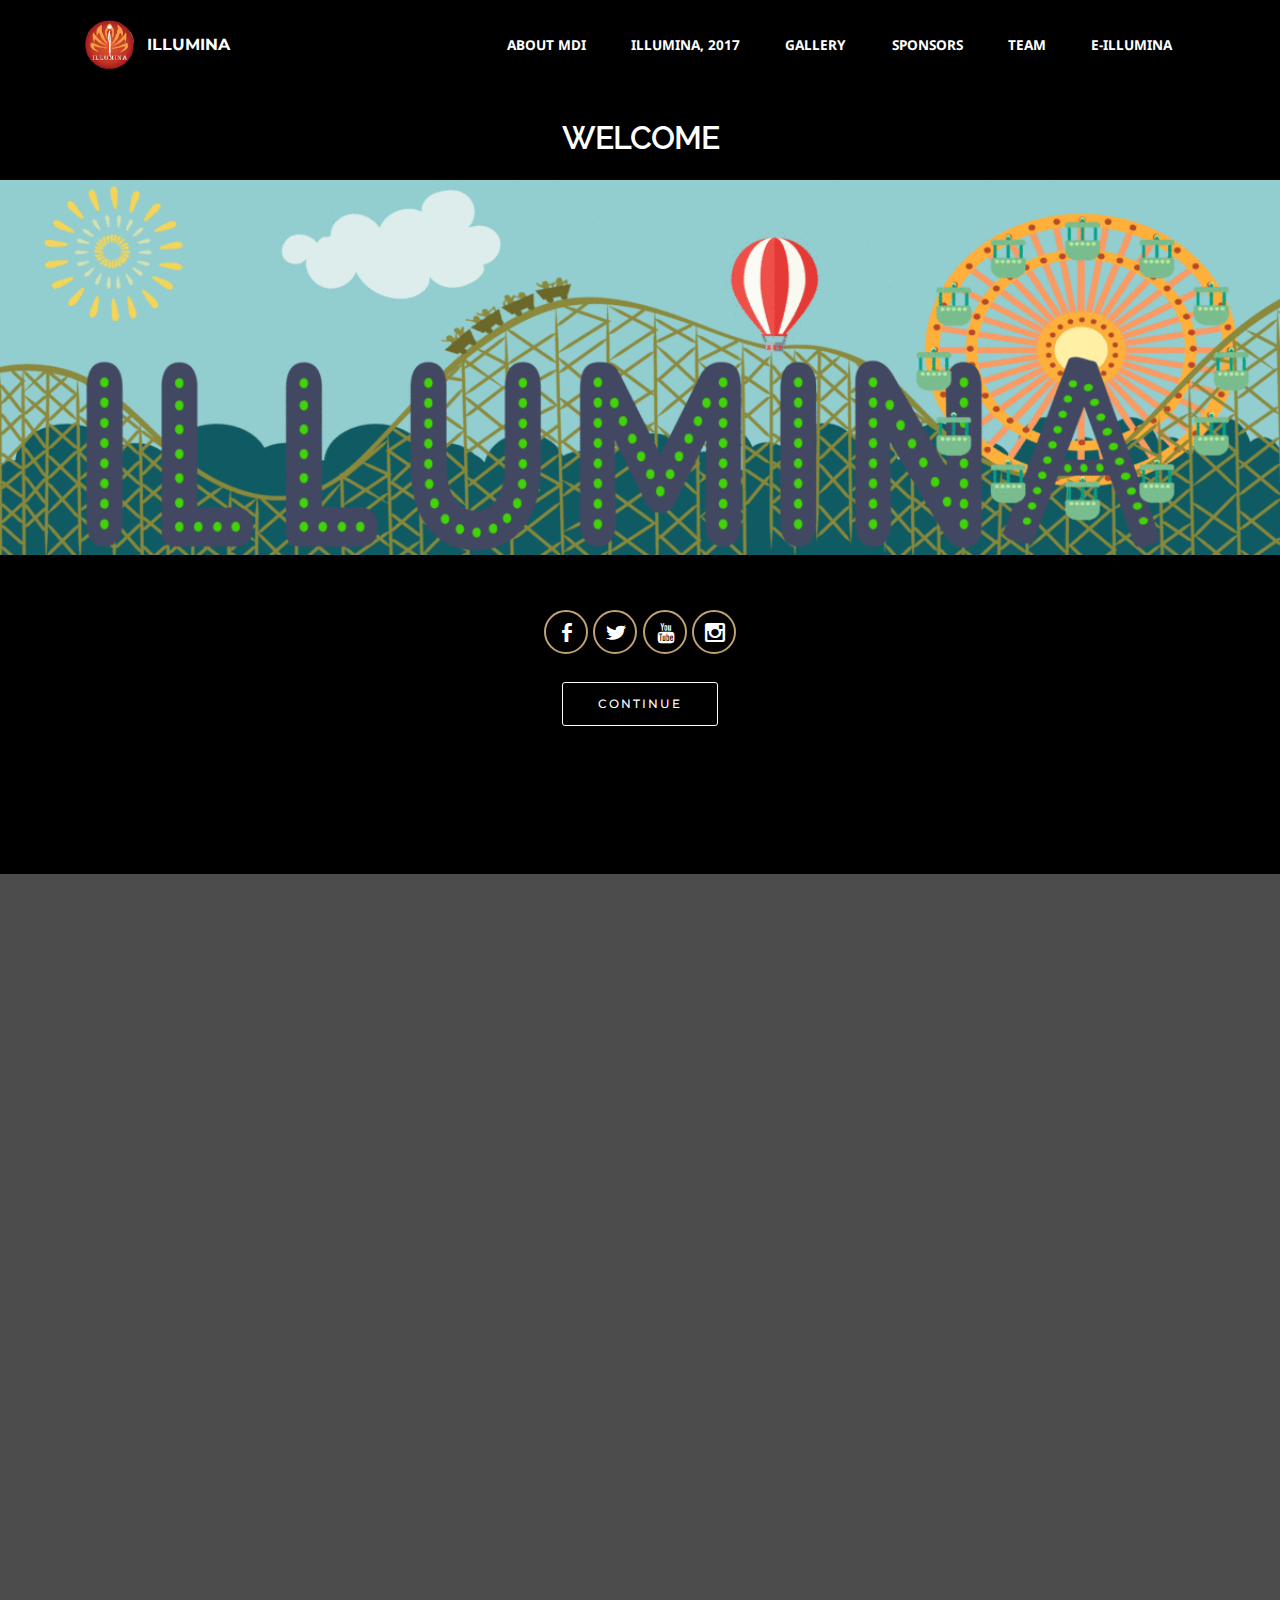
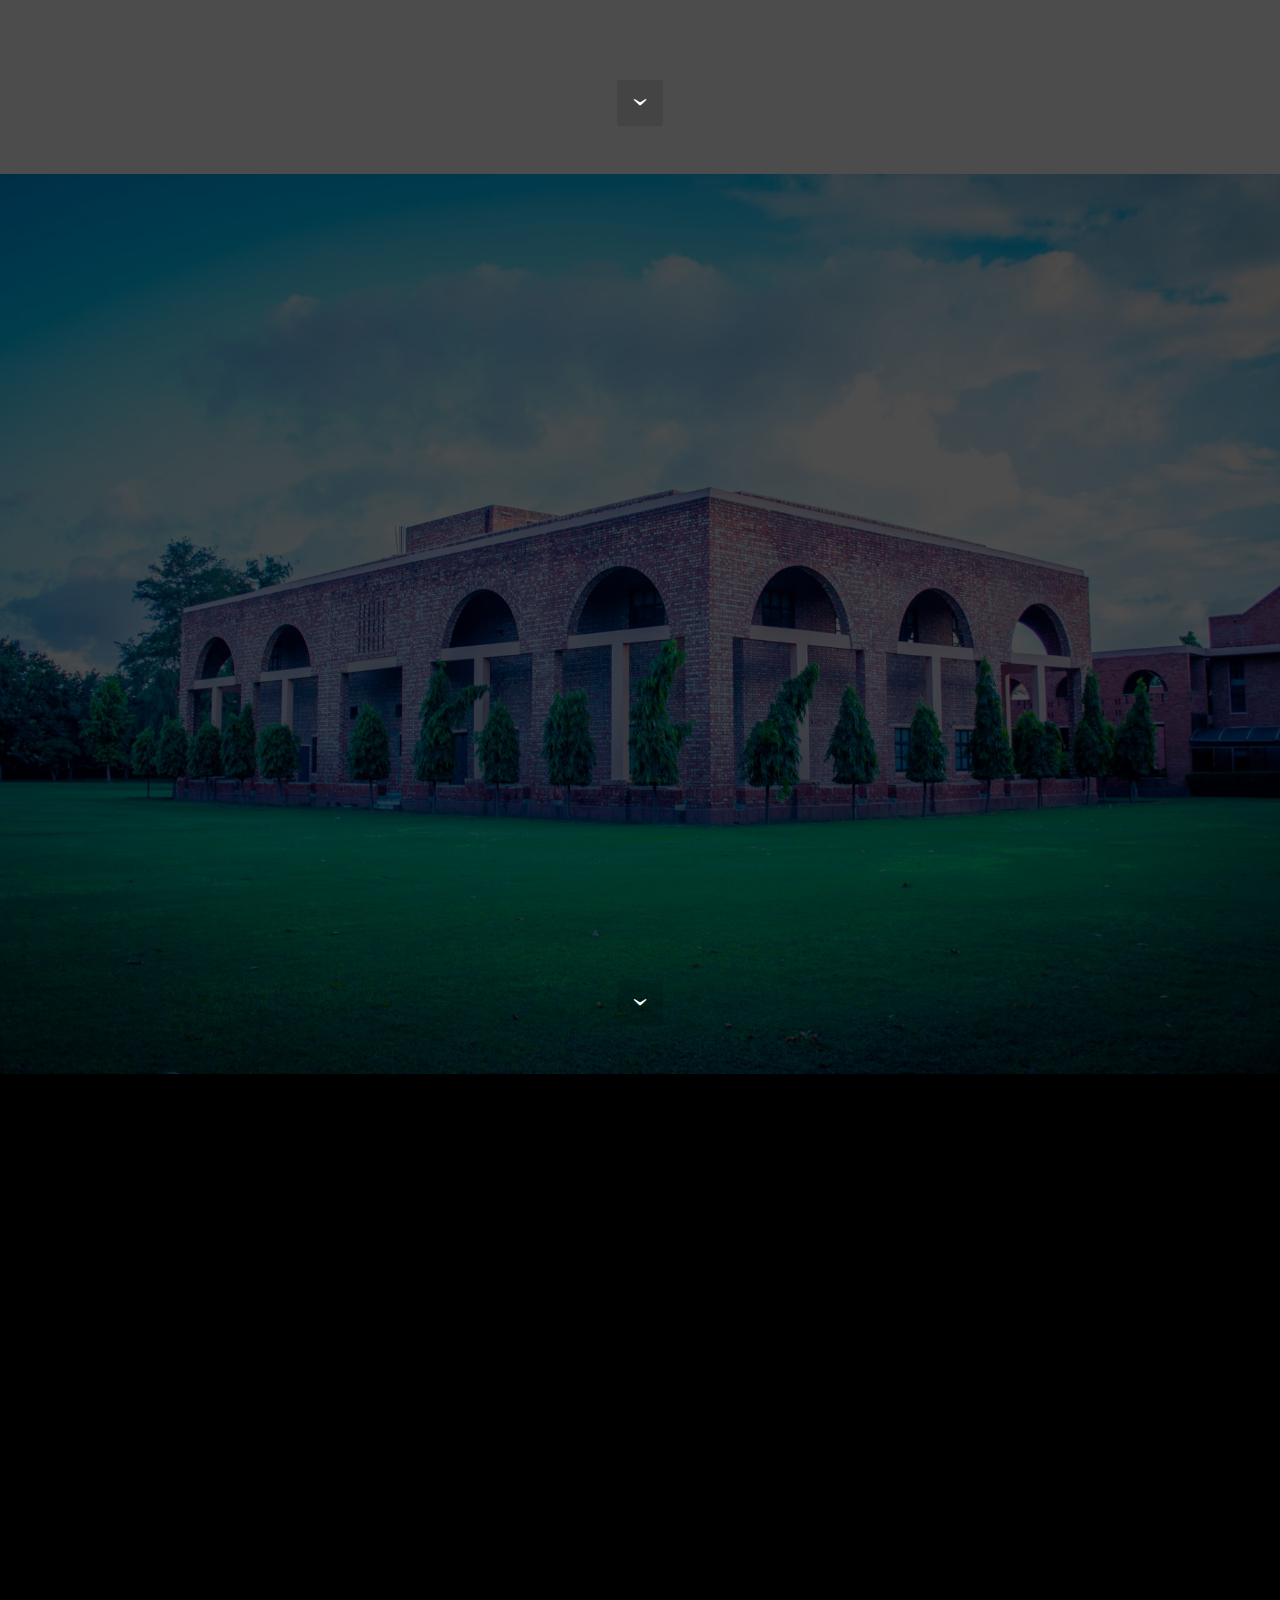
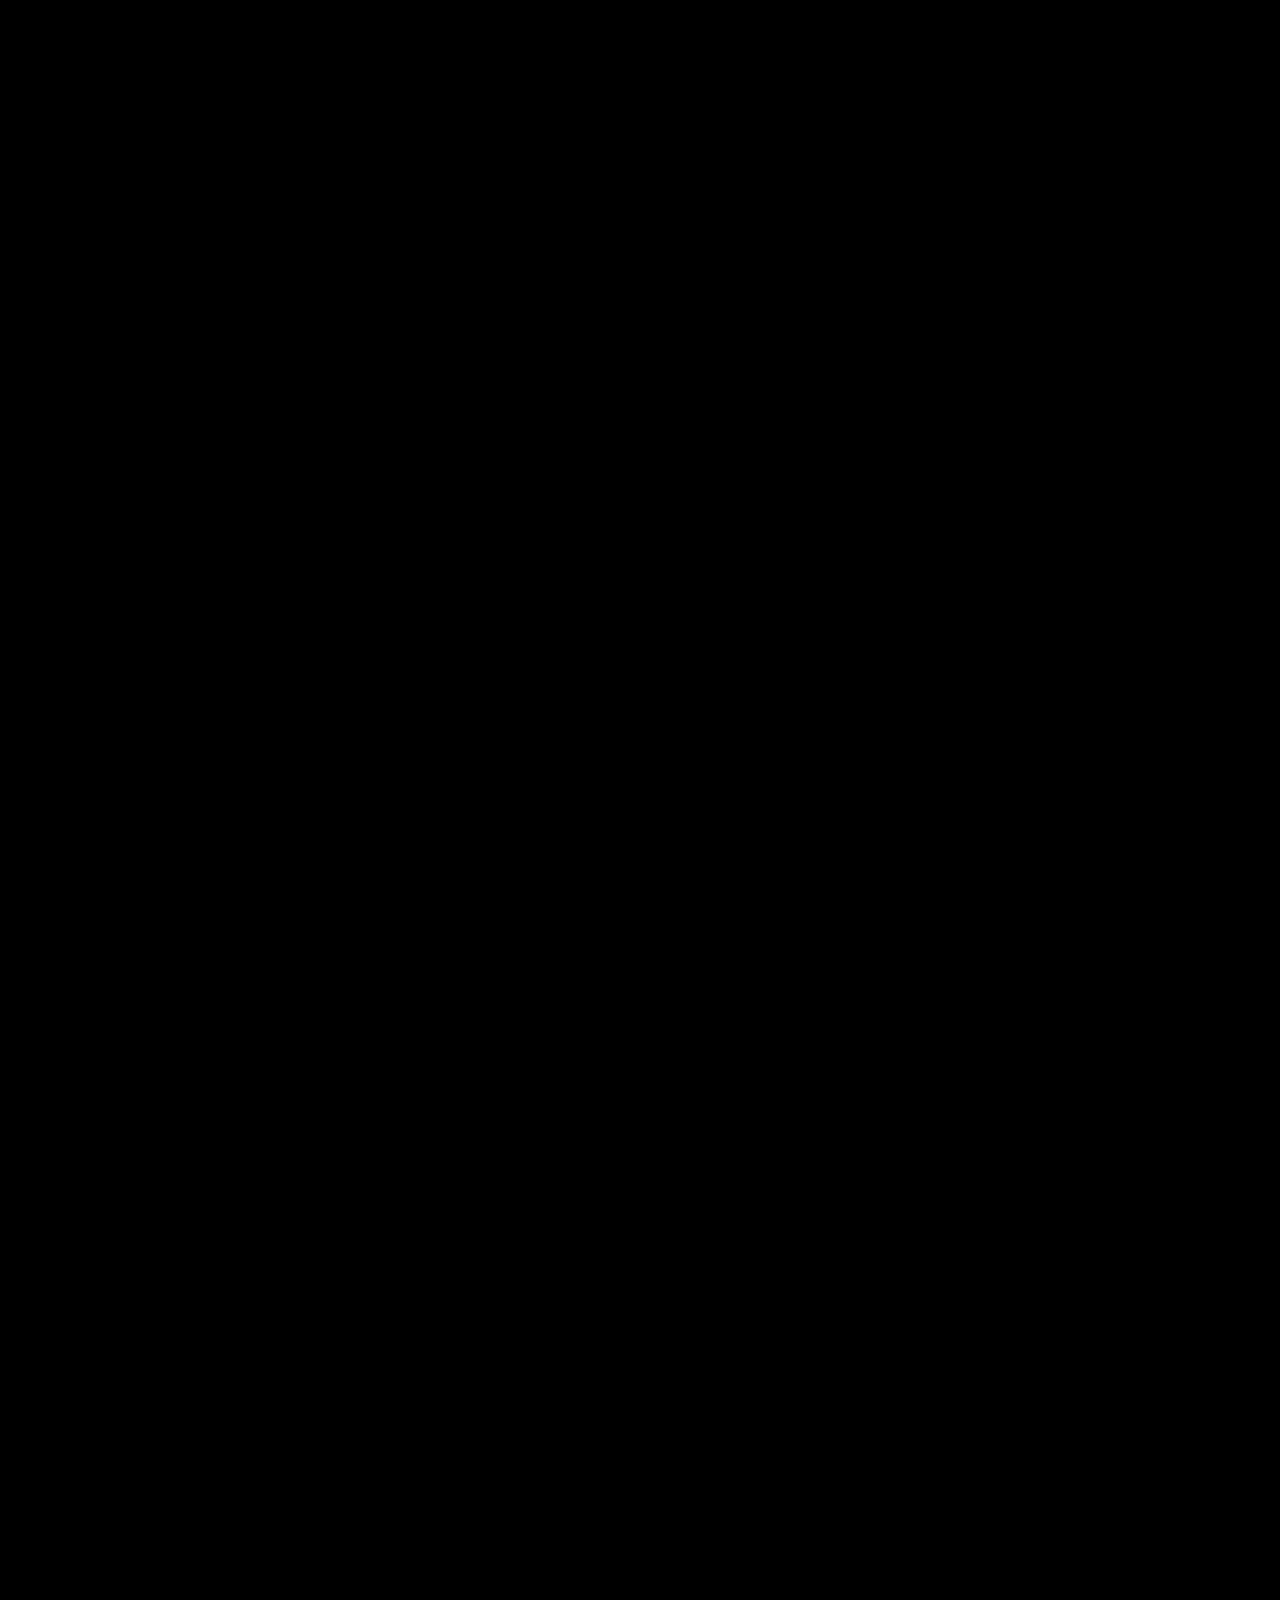
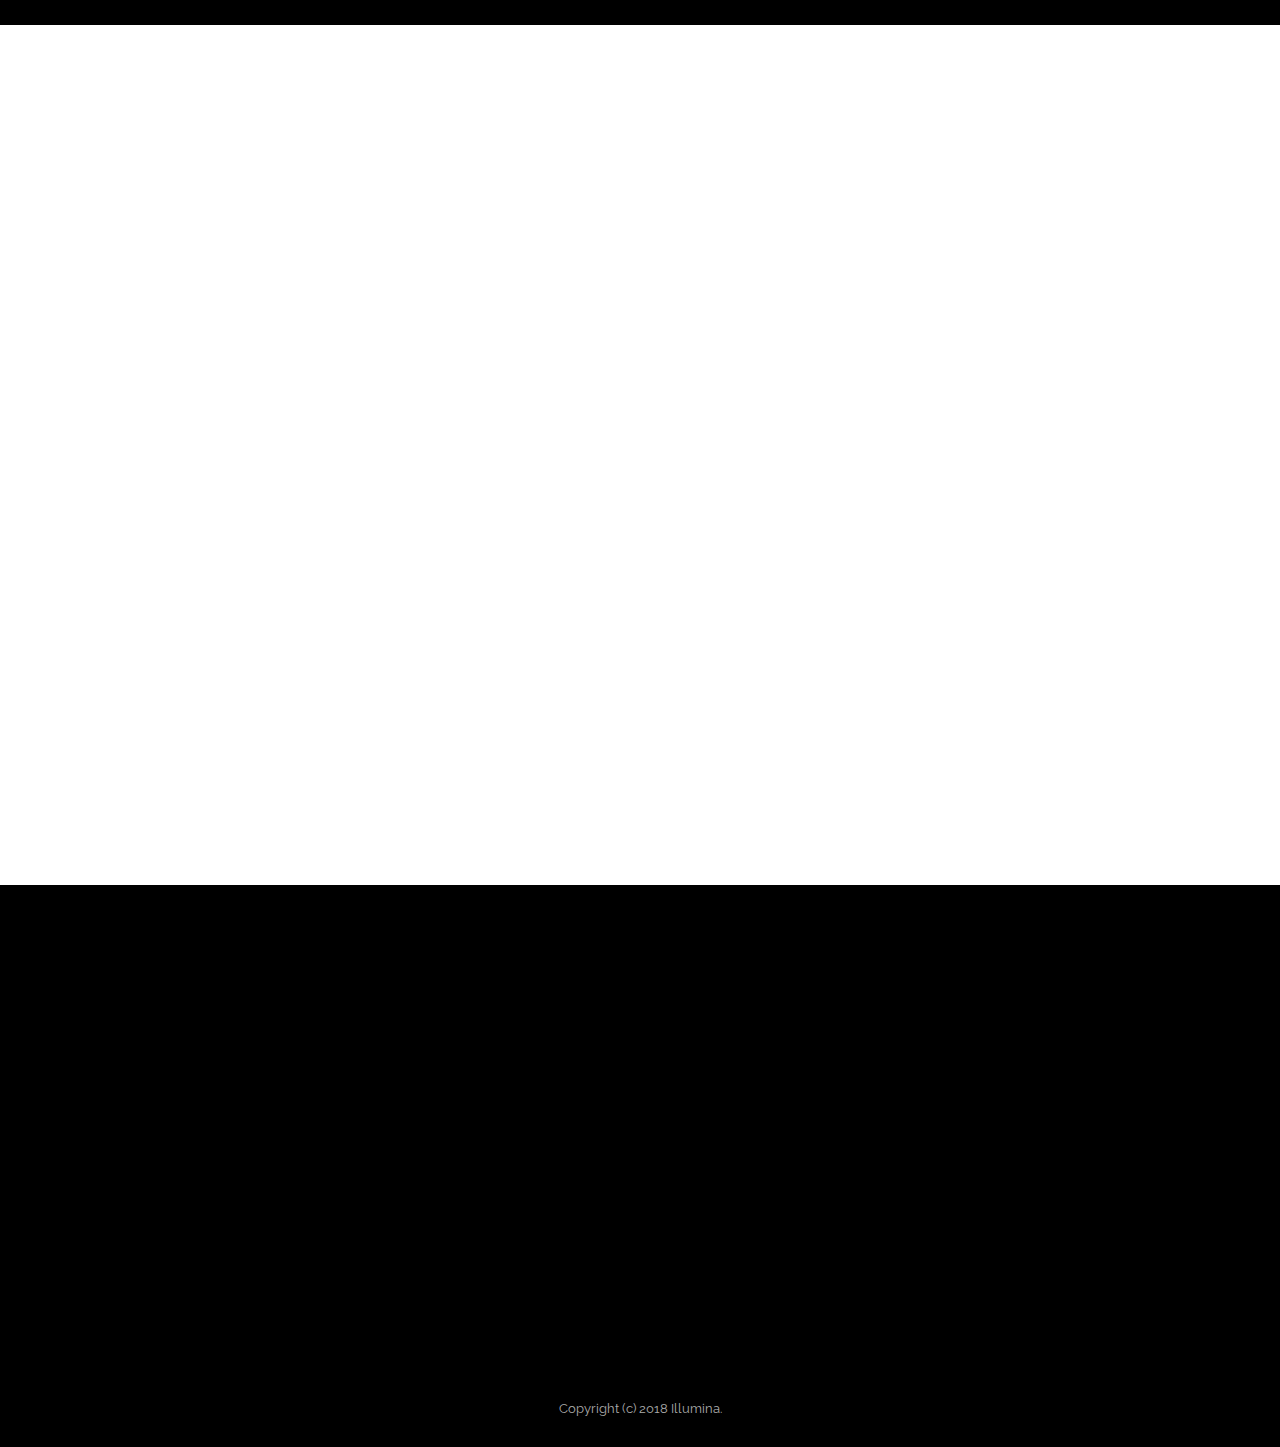
<file: index.html>
<!DOCTYPE html>
<html>
<head>
  <!-- Site made with Mobirise Website Builder v3.6.3, https://mobirise.com -->
  <meta charset="UTF-8">
  <meta http-equiv="X-UA-Compatible" content="IE=edge">
  <meta name="generator" content="Mobirise v3.6.3, mobirise.com">
  <meta name="viewport" content="width=device-width, initial-scale=1">
  <link rel="shortcut icon" href="assets/images/logo-125x128-3.png" type="image/x-icon">
  <meta name="description" content="Illumina is the annual disguised marketing research event held by the students of MDI, under constant guidance of the faculty. Traditionally, it is conducted in 4 formats, but to stay abreast of the times, we are adding another format - E'Llumina to our arsenal this year. Through these 5 formats, we aim to target demographies across all SECs.">
  <title>Illumina 2018</title>
  <link rel="stylesheet" href="https://fonts.googleapis.com/css?family=Lora:400,700,400italic,700italic&amp;subset=latin">
  <link rel="stylesheet" href="https://fonts.googleapis.com/css?family=Montserrat:400,700">
  <link rel="stylesheet" href="https://fonts.googleapis.com/css?family=Raleway:400,100,200,300,500,600,700,800,900">
  <link rel="stylesheet" href="assets/et-line-font-plugin/style.css">
  <link rel="stylesheet" href="assets/bootstrap-material-design-font/css/material.css">
  <link rel="stylesheet" href="assets/tether/tether.min.css">
  <link rel="stylesheet" href="assets/bootstrap/css/bootstrap.min.css">
  <link rel="stylesheet" href="assets/socicon/css/socicon.min.css">
  <link rel="stylesheet" href="assets/animate.css/animate.min.css">
  <link rel="stylesheet" href="assets/dropdown/css/style.css">
  <link rel="stylesheet" href="assets/theme/css/style.css">
  <link rel="stylesheet" href="assets/mobirise/css/mbr-additional.css" type="text/css">
  
  
  
</head>
<body>

<!-- Google Analytics -->
<script>
  (function(i,s,o,g,r,a,m){i['GoogleAnalyticsObject']=r;i[r]=i[r]||function(){
  (i[r].q=i[r].q||[]).push(arguments)},i[r].l=1*new Date();a=s.createElement(o),
  m=s.getElementsByTagName(o)[0];a.async=1;a.src=g;m.parentNode.insertBefore(a,m)
  })(window,document,'script','https://www.google-analytics.com/analytics.js','ga');

  ga('create', 'UA-84548160-1', 'auto');
  ga('send', 'pageview');

</script>
<!-- /Google Analytics -->


<section id="menu-0">

    <nav class="navbar navbar-dropdown">
        <div class="container">

            <div class="mbr-table">
                <div class="mbr-table-cell">

                    <div class="navbar-brand">
                        <a href="#top" class="navbar-logo"><img src="assets/images/logo-125x128-3.png" title="Go To Top"></a>
                        <a class="navbar-caption" href="index.html">ILLUMINA</a>
                    </div>

                </div>
                <div class="mbr-table-cell">

                    <button class="navbar-toggler pull-xs-right hidden-md-up" type="button" data-toggle="collapse" data-target="#exCollapsingNavbar">
                        <div class="hamburger-icon"></div>
                    </button>

                    
<ul class="nav-dropdown collapse pull-xs-right nav navbar-nav navbar-toggleable-sm" id="exCollapsingNavbar"><li class="nav-item"><a class="nav-link link" href="index.html#header1-2">ABOUT MDI</a></li><li class="nav-item"><a class="nav-link link" href="illumina.html">ILLUMINA, 2017</a></li><li class="nav-item"><a class="nav-link link" href="index.html#msg-box8-0">GALLERY</a></li><li class="nav-item"><a class="nav-link link" href="sponsors.html">SPONSORS</a></li><li class="nav-item"><a class="nav-link link" href="team.html">TEAM</a></li><li class="nav-item dropdown"><a class="nav-link link" href="eillumina.html" aria-expanded="false">E-ILLUMINA</a></li><li class="nav-item"></ul>
                    <button hidden="" class="navbar-toggler navbar-close" type="button" data-toggle="collapse" data-target="#exCollapsingNavbar">
                        <div class="close-icon"></div>
                    </button>

                </div>
            </div>

        </div>
    </nav>

</section>

<section class="engine"></section><section class="mbr-section mbr-after-navbar" id="msg-box8-1" style="background-color: rgb(0, 0, 0); padding-top: 120px; padding-bottom: 0px;">

    
    <div class="container">
        <div class="row">
            <div class="col-md-8 col-md-offset-2 text-xs-center">
                <h3 class="mbr-section-title display-2">WELCOME</h3>
                
                
            </div>
        </div>
    </div>

</section>

<section class="mbr-section mbr-section-nopadding mbr-figure--caption-outside-bottom" id="image1-0">
    <div class="mbr-figure">
        <div><img src="assets/images/illunina-new.gif"></div>
        
    </div>
</section>

<section class="mbr-section mbr-section-md-padding" id="social-buttons4-0" style="background-color: rgb(0, 0, 0); padding-top: 30px; padding-bottom: 0px;">
    
    <div class="container">
        <div class="row">
            <div class="col-md-8 col-md-offset-2 text-xs-center">
                <h3 class="mbr-section-title display-2"></h3>
                <div><a class="btn btn-social" title="Twitter" target="_blank" href="https://www.facebook.com/mdi.illumina"><i class="socicon socicon-facebook"></i></a> <a class="btn btn-social" title="Facebook" target="_blank" href="https://twitter.com/illumina_mdi"><i class="socicon socicon-twitter"></i></a>  <a class="btn btn-social" title="YouTube" target="_blank" href="https://www.youtube.com/channel/UCMzMGsW3Lj51N2myXytfBNw"><i class="socicon socicon-youtube"></i></a> <a class="btn btn-social" title="Instagram" target="_blank" href="https://www.instagram.com/Illumina_mdi/"><i class="socicon socicon-instagram"></i></a>      </div>
            </div>
        </div>
    </div>
</section>

<section class="mbr-section mbr-section__container" id="buttons1-0" style="background-color: rgb(0, 0, 0); padding-top: 20px; padding-bottom: 140px;">

    <div class="container">
        <div class="row">
            <div class="col-xs-12">
                <div class="text-xs-center"> <a class="btn btn-white-outline btn-white" href="Index.html#header1-1">CONTINUE</a></div>
            </div>
        </div>
    </div>

</section>

<section class="mbr-section mbr-section-hero mbr-section-full mbr-section-with-arrow" id="header1-1" data-bg-video="https://www.youtube.com/embed/aEK_Du0PoXo?rel=0&amp;amp;showinfo=0&amp;autoplay=0&amp;loop=0">

    <div class="mbr-overlay" style="opacity: 0.7; background-color: rgb(0, 0, 0);"></div>

    <div class="mbr-table-cell">

        <div class="container">
            <div class="row">
                <div class="mbr-section col-md-10 col-md-offset-1 text-xs-center">

                    <h1 class="mbr-section-title display-1">ILLUMINA 2018<br><br></h1>
                    <p class="mbr-section-lead lead">The Disguised Market Research Festival of MDI, Gurgaon<br><br>Every puzzle has a solution, but when the puzzle is about delving into consumer psyche, it is a tough nut to crack. Illumina, the disguised market research festival of MDI, Gurgaon has been providing corporates with that unique opportunity to study consumer behavior.<br><br>&nbsp;Illumina is the annual disguised marketing research event held by the students of MDI, under constant guidance of the faculty. Traditionally, it is conducted in 4 formats, but to stay abreast of the times, we are adding another format - E'Llumina to our arsenal this year. Through these 5 formats, we aim to target demographies across all SECs.<br><br>Disguised as a traditional Diwali Mela, Illumina attracts a footfall in excess of 8000, thereby providing companies with a huge population base to pick the relevant sample for their research problems.<br><br>Incepted in 1997, Illumina enjoys an association with some of the biggest names in the industry including Pepsi, ITC, RPG Spencers, Airtel, SBI, Nokia, Dabur, Flipkart and many more.<br><br><br></p>
                    
                </div>
            </div>
        </div>
    </div>

    <div class="mbr-arrow mbr-arrow-floating" aria-hidden="true"><a href="#header1-2"><i class="mbr-arrow-icon"></i></a></div>

</section>

<section class="mbr-section mbr-section-hero mbr-section-full mbr-section-with-arrow" id="header1-2" style="background-image: url(assets/images/dsc-4415-2000x1284-91.jpg);">

    <div class="mbr-overlay" style="opacity: 0.7; background-color: rgb(0, 0, 0);"></div>

    <div class="mbr-table-cell">

        <div class="container">
            <div class="row">
                <div class="mbr-section col-md-10 col-md-offset-1 text-xs-center">

                    <h1 class="mbr-section-title display-1">MDI, GURGAON<br><br></h1>
                    <p class="mbr-section-lead lead">MDI is one of the top B-Schools of the country. The institute integrates knowledge, research, industry experience and international exposure to offer comprehensive management programmes. MDI has the distinction of being the first internationally accredited Indian B-School. It was accredited by South Asian Quality Systems (SAQS) in 2005. The long term Education Programmes are accredited by Association of MBAs (AMBA), U.K.<br><br>The PG Programmes in Management offered by MDI are recognized and accredited by the All India Council for Technical Education (AICTE) New Delhi. Its PGPM has been awarded A Grade by the National Board of Accreditation of All India Council for Technical Education. Various surveys have consistently ranked MDI amongst the top B-Schools of the country.<br><br></p>
                    <div class="mbr-section-btn"> <a class="btn btn-lg btn-white btn-white-outline" href="http://mdi.ac.in" target="_blank">MORE ABOUT MDI</a></div>
                </div>
            </div>
        </div>
    </div>

    <div class="mbr-arrow mbr-arrow-floating" aria-hidden="true"><a href="#testimonials2-0"><i class="mbr-arrow-icon"></i></a></div>

</section>

<section class="mbr-section" id="testimonials2-0" style="background-color: rgb(0, 0, 0); padding-top: 40px; padding-bottom: 120px;">

    

        <div class="mbr-section mbr-section__container mbr-section__container--middle">
            <div class="container">
                <div class="row">
                    <div class="col-xs-12 text-xs-center">
                        <h3 class="mbr-section-title display-2">TESTIMONIALS</h3>
                        <small class="mbr-section-subtitle"><span style="font-style: normal;">Our Heart Beats For Appreciation...</span></small>
                    </div>
                </div>
            </div>
        </div>


    <div class="mbr-section mbr-section-nopadding">
        <div class="container">
            <div class="row">


                <div class="col-xs-12">

                    <div class="mbr-testimonial card mbr-testimonial-lg">
                        <div class="card-block"><p>Illumina in literal sense means – ‘to enable to know and understand’, it also means ‘to enlighten’. With this thought 20 years back a ritual was started by mandevians during the festival of light i.e. dussehra/deepawali at MDI Gurgaon called- Illumina. It is all about knowing the ‘unknown’. Students collect consumer insights by using various market research techniques and present detailed analysis/reports to the companies. The beauty of Illumina is that all of this is done in the form of disguised research. Illumina is all about surfacing the reality and bringing it to practice. I wish team Illumina for completing 20 years and let this tradition continue for eternity.</p></div>
                        <div class="mbr-author card-footer">
                            <div class="mbr-author-img"><a href="https://www.linkedin.com/in/dr-kirti-sharma-03b4091" target="_blank"><img src="assets/images/drkirtisharma-154x160-43.jpg" class="img-circle" title="Dr. Kirti Sharma"></a></div>
                            <div class="mbr-author-name">Dr. Kirti Sharma</div>
                            <small class="mbr-author-desc">Professor, Marketing, MDI Gurgaon</small>
                        </div>
                    </div><div class="mbr-testimonial card mbr-testimonial-lg">
                        <div class="card-block"><p>Illumina - For most, it’s a word, for Mandevians it’s an event, for me it’s the greatest experience of my life. Illumina has taught me more management than I would have ever dreamt of learning inside a classroom. Running from one shop to another for selling stalls, brainstorming for sponsorship pitches, running to various government agencies for permissions to never ending  meetings creating a super-complicated event structure, plan and flow - Illumina has been the greatest teacher of my life.</p><p>Here's wishing 20 great years to Illumina!</p></div>
                        <div class="mbr-author card-footer">
                            <div class="mbr-author-img"><a href="https://in.linkedin.com/in/ojasdoshi" target="_blank"><img src="assets/images/screen-shot-2016-10-07-at-7-150x160-3.png" class="img-circle" title="Ojas Doshi"></a></div>
                            <div class="mbr-author-name">Ojas Doshi</div>
                            <small class="mbr-author-desc">Academic Head (Mumbai), IMS Learning Resources Pvt. Ltd.</small>
                        </div>
                    </div><div class="mbr-testimonial card mbr-testimonial-lg">
                        <div class="card-block"><p>Illumina USP is basically that it provides unbiased results of surveys to the companies. On one hand, companies get to have detailed analysis reports of a market research which would showcase the real picture and on the other side it provide opportunity to the mandevians to work on a live project. Also as it is organised in different formats so that the products are relevant to the target group.</p></div>
                        <div class="mbr-author card-footer">
                            <div class="mbr-author-img"><a href="https://in.linkedin.com/in/rachit-kuchhal-45708621" target="_blank"><img src="assets/images/rachit-160x152-72-160x152-15.jpg" class="img-circle" title="Rachit Kucchal"></a></div>
                            <div class="mbr-author-name">Rachit Kuchhal</div>
                            <small class="mbr-author-desc">Assistant Manager, Idea Cellular Ltd.</small>
                        </div>
                    </div><div class="mbr-testimonial card mbr-testimonial-lg">
                        <div class="card-block"><p>I have been accused of overusing this phrase, but still - Illumina is not just an event, it's a legacy. A legacy that connects corporates, students, faculties and the local public to celebrate marketing in a unique way. And Illumina has been doing this for two decades now and every year, getting bigger, better and grander. Hope we continue the momentum and keep illumina-ting!</p></div>
                        <div class="mbr-author card-footer">
                            <div class="mbr-author-img"><a href="https://in.linkedin.com/in/jenson-johny-7572439a" target="_blank"><img src="assets/images/jenson-159x160-89-159x160-39.jpg" class="img-circle"></a></div>
                            <div class="mbr-author-name">Jenson Johny</div>
                            <small class="mbr-author-desc">Management Trainee, Whirlpool of India Ltd.</small>
                        </div>
                    </div>

                </div>


            </div>

        </div>
    </div>
</section>

<section class="mbr-section" id="msg-box8-0" style="background-color: rgb(0, 0, 0); padding-top: 40px; padding-bottom: 0px;">

    
    <div class="container">
        <div class="row">
            <div class="col-md-8 col-md-offset-2 text-xs-center">
                <h3 class="mbr-section-title display-2">MEMORIES...</h3>
                
                
            </div>
        </div>
    </div>

</section>

<section class="mbr-slider mbr-section mbr-section__container carousel slide" data-ride="carousel" data-keyboard="false" data-wrap="true" data-pause="false" data-interval="3000" id="slider2-0" style="background-color: rgb(0, 0, 0); padding-top: 40px; padding-bottom: 80px;">
    <div class=" container article-slider">
        <div class=" row">
            <div class=" col-xs-12">
                <ol class="carousel-indicators">
                    <li data-app-prevent-settings="" data-target="#slider2-0" data-slide-to="0" class="active"></li><li data-app-prevent-settings="" data-target="#slider2-0" data-slide-to="1"></li><li data-app-prevent-settings="" data-target="#slider2-0" data-slide-to="2"></li><li data-app-prevent-settings="" data-target="#slider2-0" data-slide-to="3"></li><li data-app-prevent-settings="" data-target="#slider2-0" data-slide-to="4"></li><li data-app-prevent-settings="" data-target="#slider2-0" data-slide-to="5"></li><li data-app-prevent-settings="" data-target="#slider2-0" data-slide-to="6"></li><li data-app-prevent-settings="" data-target="#slider2-0" data-slide-to="7"></li><li data-app-prevent-settings="" data-target="#slider2-0" data-slide-to="8"></li><li data-app-prevent-settings="" data-target="#slider2-0" data-slide-to="9"></li><li data-app-prevent-settings="" data-target="#slider2-0" data-slide-to="10"></li><li data-app-prevent-settings="" data-target="#slider2-0" data-slide-to="11"></li><li data-app-prevent-settings="" data-target="#slider2-0" data-slide-to="12"></li><li data-app-prevent-settings="" data-target="#slider2-0" class="" data-slide-to="13"></li><li data-app-prevent-settings="" data-target="#slider2-0" data-slide-to="14"></li><li data-app-prevent-settings="" data-target="#slider2-0" data-slide-to="15"></li><li data-app-prevent-settings="" data-target="#slider2-0" data-slide-to="16"></li><li data-app-prevent-settings="" data-target="#slider2-0" data-slide-to="17"></li>
                </ol>
                <div class="carousel-inner" role="listbox">
                    <div class="mbr-section carousel-item dark center active" data-bg-video-slide="false">
                        <div class="mbr-table-cell">
                            
                            <div class="container-slide">
                                <img src="assets/images/1-2000x1333-78.jpg">
                                <div class="row">
                                    <div class="col-md-8 col-md-offset-2 text-xs-center">
                                        <h2 class="mbr-section-title display-2"><br><br><br><br><br><br><br><br><br><br><br><br><br><br><br><br><br><br><span style="line-height: 1.1;">DECORATIONS - URBAN ILLUMINA '15</span><br><span style="line-height: 1.1;"><br></span><br><span style="line-height: 1.1;"><br></span><span style="line-height: 1.1;"><br></span><br></h2>
                                        

                                        
                                    </div>
                                </div>
                            </div>
                        </div>
                    </div><div class="mbr-section carousel-item dark center" data-bg-video-slide="false">
                        <div class="mbr-table-cell">
                            
                            <div class="container-slide">
                                <img src="assets/images/1a-2000x1333-7.jpg">
                                <div class="row">
                                    <div class="col-md-8 col-md-offset-2 text-xs-center">
                                        <h2 class="mbr-section-title display-2"><br><br><br><br><br><br><br><br><br><br><br><br><br><br><br><br><br><br>FOOD AND BEVERAGE STALLS - DIWALI MELA'15<br><br><br></h2>
                                        

                                        
                                    </div>
                                </div>
                            </div>
                        </div>
                    </div><div class="mbr-section carousel-item dark center" data-bg-video-slide="false">
                        <div class="mbr-table-cell">
                            
                            <div class="container-slide">
                                <img src="assets/images/2-2000x1333-19.jpg">
                                <div class="row">
                                    <div class="col-md-8 col-md-offset-2 text-xs-center">
                                        <h2 class="mbr-section-title display-2"><br><br><br><br><br><br><br><br><br><br><br><br><br><br><br><br><br>TARKASH BAND PERORMANCE - URBAN ILLUMINA '15<br><br><br><br></h2>
                                        

                                        
                                    </div>
                                </div>
                            </div>
                        </div>
                    </div><div class="mbr-section carousel-item dark center" data-bg-video-slide="false">
                        <div class="mbr-table-cell">
                            
                            <div class="container-slide">
                                <img src="assets/images/2b-2000x1333-65.jpg">
                                <div class="row">
                                    <div class="col-md-8 col-md-offset-2 text-xs-center">
                                        <h2 class="mbr-section-title display-2"><br><br><br><br><br><br><br><br><br><br><br><br><br><br><br><br><br>AUDIENCE @ CULTURAL SHOW - DIWALI MELA '15<br><br><br></h2>
                                        

                                        
                                    </div>
                                </div>
                            </div>
                        </div>
                    </div><div class="mbr-section carousel-item dark center" data-bg-video-slide="false">
                        <div class="mbr-table-cell">
                            
                            <div class="container-slide">
                                <img src="assets/images/3-2000x1333-24.jpg">
                                <div class="row">
                                    <div class="col-md-8 col-md-offset-2 text-xs-center">
                                        <h2 class="mbr-section-title display-2"><br><br><br><br><br><br><br><br><br><br><br><br><br><br><br><br><br><br>INAUGURATION - URBAN ILLUMINA '15<br><br><br><br></h2>
                                        

                                        
                                    </div>
                                </div>
                            </div>
                        </div>
                    </div><div class="mbr-section carousel-item dark center" data-bg-video-slide="false">
                        <div class="mbr-table-cell">
                            
                            <div class="container-slide">
                                <img src="assets/images/3a-2000x1333-15.jpg">
                                <div class="row">
                                    <div class="col-md-8 col-md-offset-2 text-xs-center">
                                        <h2 class="mbr-section-title display-2"><br><br><br><br><br><br><br><br><br><br><br><br><br><br><br><br><br><br>PHOTO BOOTH - URBAN ILLUMINA '14<br><br><br><br></h2>
                                        

                                        
                                    </div>
                                </div>
                            </div>
                        </div>
                    </div><div class="mbr-section carousel-item dark center" data-bg-video-slide="false">
                        <div class="mbr-table-cell">
                            
                            <div class="container-slide">
                                <img src="assets/images/4b-2000x1335-3.jpg">
                                <div class="row">
                                    <div class="col-md-8 col-md-offset-2 text-xs-center">
                                        <h2 class="mbr-section-title display-2"><br><br><br><br><br><br><br><br><br><br><br><br><br><br>DECORATIONS - DIWALI MELA '14</h2>
                                        

                                        
                                    </div>
                                </div>
                            </div>
                        </div>
                    </div><div class="mbr-section carousel-item dark center" data-bg-video-slide="false">
                        <div class="mbr-table-cell">
                            
                            <div class="container-slide">
                                <img src="assets/images/6-2000x1333-79.jpg">
                                <div class="row">
                                    <div class="col-md-8 col-md-offset-2 text-xs-center">
                                        <h2 class="mbr-section-title display-2"><br><br><br><br><br><br><br><br><br><br><br><br><br><br>DUSSEHRA CELEBRATIONS - RURAL ILLUMINA '15</h2>
                                        

                                        
                                    </div>
                                </div>
                            </div>
                        </div>
                    </div><div class="mbr-section carousel-item dark center" data-bg-video-slide="false">
                        <div class="mbr-table-cell">
                            
                            <div class="container-slide">
                                <img src="assets/images/7-2000x1333-48.jpg">
                                <div class="row">
                                    <div class="col-md-8 col-md-offset-2 text-xs-center">
                                        <h2 class="mbr-section-title display-2"><br><br><br><br><br><br><br><br><br><br><br><br><br><br><br><br><br><br><br><br><br><br><br><br><br><br><br><br>DUSSEHRA CELEBRATIONS - RURAL ILLUMINA '15<br><div><br></div><div><br></div><div><br></div><div><br></div><div><br></div><div><br></div><div><br></div><div><br></div><div><br></div><div><br></div><div><br></div><div><br></div><div>DUSSEHRA CELEBRATIONS - RURAL ILLUMINA '15</div></h2>
                                        

                                        
                                    </div>
                                </div>
                            </div>
                        </div>
                    </div><div class="mbr-section carousel-item dark center" data-bg-video-slide="false">
                        <div class="mbr-table-cell">
                            
                            <div class="container-slide">
                                <img src="assets/images/8-2000x1333-90.jpg">
                                <div class="row">
                                    <div class="col-md-8 col-md-offset-2 text-xs-center">
                                        <h2 class="mbr-section-title display-2"><br><br><br><br><br><br><br><br><br><br><br><br><br><br>DUSSEHRA CELEBRATIONS - RURAL ILLUMINA '15</h2>
                                        

                                        
                                    </div>
                                </div>
                            </div>
                        </div>
                    </div><div class="mbr-section carousel-item dark center" data-bg-video-slide="false">
                        <div class="mbr-table-cell">
                            
                            <div class="container-slide">
                                <img src="assets/images/9-2000x1333-59.jpg">
                                <div class="row">
                                    <div class="col-md-8 col-md-offset-2 text-xs-center">
                                        <h2 class="mbr-section-title display-2"><br><br><br><br><br><br><br><br><br><br><br><br><br><br>AUDIENCE - RURAL ILLUMINA'15</h2>
                                        

                                        
                                    </div>
                                </div>
                            </div>
                        </div>
                    </div><div class="mbr-section carousel-item dark center" data-bg-video-slide="false">
                        <div class="mbr-table-cell">
                            
                            <div class="container-slide">
                                <img src="assets/images/10-2000x1325-33.jpg">
                                <div class="row">
                                    <div class="col-md-8 col-md-offset-2 text-xs-center">
                                        <h2 class="mbr-section-title display-2"><br><br><br><br><br><br><br><br><br><br><br><br><br><br>MARKET RESEARCH SURVEY - RURAL ILLUMINA '14
</h2>
                                        

                                        
                                    </div>
                                </div>
                            </div>
                        </div>
                    </div><div class="mbr-section carousel-item dark center" data-bg-video-slide="false">
                        <div class="mbr-table-cell">
                            
                            <div class="container-slide">
                                <img src="assets/images/11-2000x1325-99.jpg">
                                <div class="row">
                                    <div class="col-md-8 col-md-offset-2 text-xs-center">
                                        <h2 class="mbr-section-title display-2"><br><br><br><br><br><br><br><br><br><br><br><br><br><br>MARKET RESEARCH SURVEY - RURAL ILLUMINA '14</h2>
                                        

                                        
                                    </div>
                                </div>
                            </div>
                        </div>
                    </div><div class="mbr-section carousel-item dark center" data-bg-video-slide="false">
                        <div class="mbr-table-cell">
                            
                            <div class="container-slide">
                                <img src="assets/images/13-2000x1333-6.jpg">
                                <div class="row">
                                    <div class="col-md-8 col-md-offset-2 text-xs-center">
                                        <h2 class="mbr-section-title display-2"><br><br><br><br><br><br><br><br><br><br><br><br><br><br>AUDIENCE PARTICIAPTION - RURAL ILLUMINA '15</h2>
                                        

                                        
                                    </div>
                                </div>
                            </div>
                        </div>
                    </div><div class="mbr-section carousel-item dark center" data-bg-video-slide="false">
                        <div class="mbr-table-cell">
                            
                            <div class="container-slide">
                                <img src="assets/images/14-2000x1329-67.jpg">
                                <div class="row">
                                    <div class="col-md-8 col-md-offset-2 text-xs-center">
                                        <h2 class="mbr-section-title display-2"><br><br><br><br><br><br><br><br><br><br><br><br><br><br><br>STALL SETUP - URBAN ILLUMINA '15</h2>
                                        

                                        
                                    </div>
                                </div>
                            </div>
                        </div>
                    </div><div class="mbr-section carousel-item dark center" data-bg-video-slide="false">
                        <div class="mbr-table-cell">
                            
                            <div class="container-slide">
                                <img src="assets/images/16-2000x1329-31.jpg">
                                <div class="row">
                                    <div class="col-md-8 col-md-offset-2 text-xs-center">
                                        <h2 class="mbr-section-title display-2"><br><br><br><br><br><br><br><br><br><br><br><br><br><br>AUDIENCE PARTICIAPTION  - URBAN ILLUMINA '15</h2>
                                        

                                        
                                    </div>
                                </div>
                            </div>
                        </div>
                    </div><div class="mbr-section carousel-item dark center" data-bg-video-slide="false">
                        <div class="mbr-table-cell">
                            
                            <div class="container-slide">
                                <img src="assets/images/18-2000x1325-85.jpg">
                                <div class="row">
                                    <div class="col-md-8 col-md-offset-2 text-xs-center">
                                        <h2 class="mbr-section-title display-2"><br><br><br><br><br><br><br><br><br><br><br><br><br><br><br>PAINTING COMPETITION - EXPRESSIONS '15</h2>
                                        

                                        
                                    </div>
                                </div>
                            </div>
                        </div>
                    </div><div class="mbr-section carousel-item dark center" data-bg-video-slide="false">
                        <div class="mbr-table-cell">
                            
                            <div class="container-slide">
                                <img src="assets/images/20-2000x1325-58.jpg">
                                <div class="row">
                                    <div class="col-md-8 col-md-offset-2 text-xs-center">
                                        <h2 class="mbr-section-title display-2"><br><br><br><br><br><br><br><br><br><br><br><br><br><br><br>PAINTING COMPETITON - EXPRESSIONS '15</h2>
                                        

                                        
                                    </div>
                                </div>
                            </div>
                        </div>
                    </div>
                </div>

                <a data-app-prevent-settings="" class="left carousel-control" role="button" data-slide="prev" href="#slider2-0">
                    <span class="icon-prev" aria-hidden="true"></span>
                    <span class="sr-only">Previous</span>
                </a>
                <a data-app-prevent-settings="" class="right carousel-control" role="button" data-slide="next" href="#slider2-0">
                    <span class="icon-next" aria-hidden="true"></span>
                    <span class="sr-only">Next</span>
                </a>
            </div>
        </div>
    </div>
</section>

<section class="mbr-section mbr-section-md-padding" id="index-social-buttons3-0" style="background-color: rgb(0, 0, 0); padding-top: 30px; padding-bottom: 30px;">
    
    <div class="container">
        <div class="row">
            <div class="col-md-8 col-md-offset-2 text-xs-center">
                <h3 class="mbr-section-title display-2">SHARE THIS PAGE!</h3>
                <div>

                  <div class="mbr-social-likes" data-counters="false">
                    <span class="btn btn-social facebook" title="Share link on Facebook">
                        <i class="socicon socicon-facebook"></i>
                    </span>
                    <span class="btn btn-social twitter" title="Share link on Twitter">
                        <i class="socicon socicon-twitter"></i>
                    </span>
                    <span class="btn btn-social plusone" title="Share link on Google+">
                        <i class="socicon socicon-google"></i>
                    </span>
                    
                    
                  </div>

                </div>
            </div>
        </div>
    </div>
</section>

<section class="mbr-section mbr-section-md-padding mbr-footer footer1" id="contacts1-0" style="background-color: rgb(0, 0, 0); padding-top: 90px; padding-bottom: 90px;">
    
    <div class="container">
        <div class="row">
            <div class="mbr-footer-content col-xs-12 col-md-3">
                <div><img src="assets/images/logo-128x130-6.png"></div>
            </div>
            <div class="mbr-footer-content col-xs-12 col-md-3">
                <p><strong>Address</strong><br>Management Development Institute,<br>Sukhrali, Gurgaon, 122007</p>
            </div>
            <div class="mbr-footer-content col-xs-12 col-md-3">
                <p><strong>Contacts</strong><br>
Email: illumina@mdi.ac.in<br>
Phone:&nbsp;+91 -9953052378<br></p>
            </div>
            <div class="mbr-footer-content col-xs-12 col-md-3">
                <p></p>
            </div>

        </div>
    </div>
</section>

<footer class="mbr-small-footer mbr-section mbr-section-nopadding" id="footer1-2" style="background-color: rgb(0, 0, 0); padding-top: 1.75rem; padding-bottom: 1.75rem;">
    
    <div class="container">
        <p class="text-xs-center">Copyright (c) 2018 Illumina.</p>
    </div>
</footer>


  <script src="assets/web/assets/jquery/jquery.min.js"></script>
  <script src="assets/tether/tether.min.js"></script>
  <script src="assets/bootstrap/js/bootstrap.min.js"></script>
  <script src="assets/smooth-scroll/SmoothScroll.js"></script>
  <script src="assets/viewportChecker/jquery.viewportchecker.js"></script>
  <script src="assets/dropdown/js/script.min.js"></script>
  <script src="assets/touchSwipe/jquery.touchSwipe.min.js"></script>
  <script src="assets/jquery-mb-ytplayer/jquery.mb.YTPlayer.min.js"></script>
  <script src="assets/bootstrap-carousel-swipe/bootstrap-carousel-swipe.js"></script>
  <script src="assets/social-likes/social-likes.js"></script>
  <script src="assets/theme/js/script.js"></script>
  
  
  <input name="animation" type="hidden">
  </body>
</html>
</file>
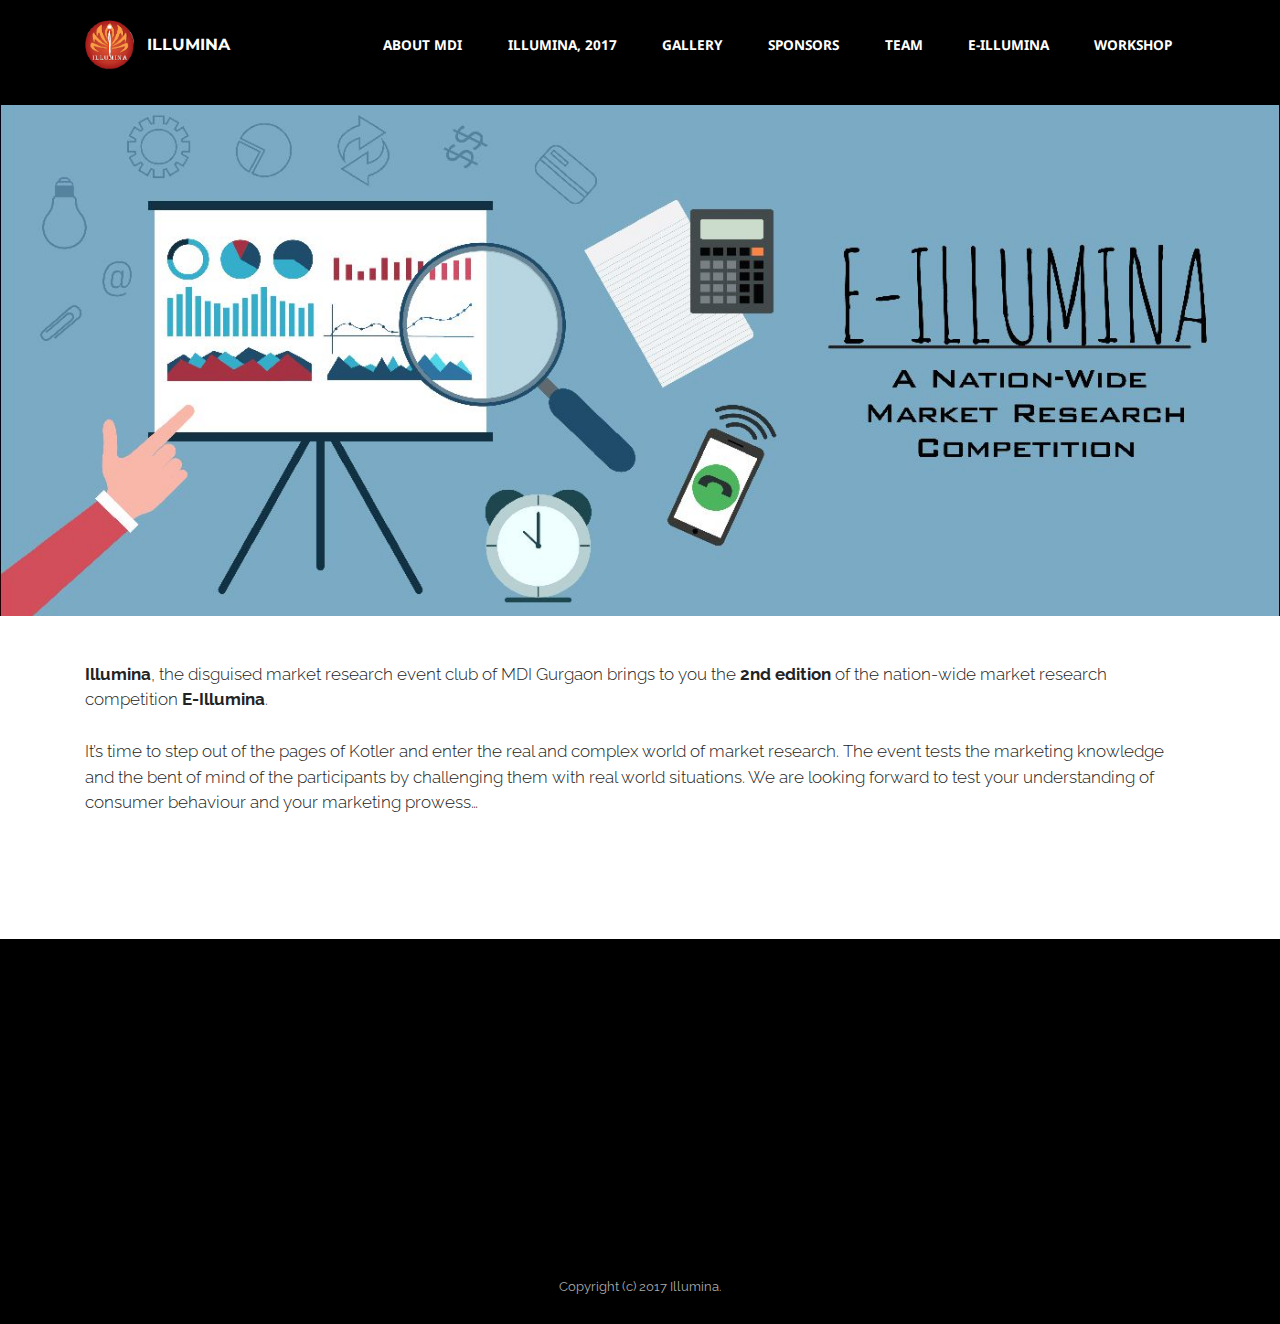
<file: eillumina.html>
<!DOCTYPE html>
<html>
<head>
  <!-- Site made with Mobirise Website Builder v3.6.3, https://mobirise.com -->
  <meta charset="UTF-8">
  <meta http-equiv="X-UA-Compatible" content="IE=edge">
  <meta name="generator" content="Mobirise v3.6.3, mobirise.com">
  <meta name="viewport" content="width=device-width, initial-scale=1">
  <link rel="shortcut icon" href="assets/images/logo-125x128-3.png" type="image/x-icon">
  <meta name="description" content="">
  <title>E-Illumina 2017</title>
  <link rel="stylesheet" href="https://fonts.googleapis.com/css?family=Lora:400,700,400italic,700italic&amp;subset=latin">
  <link rel="stylesheet" href="https://fonts.googleapis.com/css?family=Montserrat:400,700">
  <link rel="stylesheet" href="https://fonts.googleapis.com/css?family=Raleway:400,100,200,300,500,600,700,800,900">
  <link rel="stylesheet" href="assets/et-line-font-plugin/style.css">
  <link rel="stylesheet" href="assets/bootstrap-material-design-font/css/material.css">
  <link rel="stylesheet" href="assets/tether/tether.min.css">
  <link rel="stylesheet" href="assets/bootstrap/css/bootstrap.min.css">
  <link rel="stylesheet" href="assets/socicon/css/socicon.min.css">
  <link rel="stylesheet" href="assets/animate.css/animate.min.css">
  <link rel="stylesheet" href="assets/dropdown/css/style.css">
  <link rel="stylesheet" href="assets/theme/css/style.css">
  <link rel="stylesheet" href="assets/mobirise/css/mbr-additional.css" type="text/css">
  
  
  
</head>
<body>

<!-- Google Analytics -->
<script>
  (function(i,s,o,g,r,a,m){i['GoogleAnalyticsObject']=r;i[r]=i[r]||function(){
  (i[r].q=i[r].q||[]).push(arguments)},i[r].l=1*new Date();a=s.createElement(o),
  m=s.getElementsByTagName(o)[0];a.async=1;a.src=g;m.parentNode.insertBefore(a,m)
  })(window,document,'script','https://www.google-analytics.com/analytics.js','ga');

  ga('create', 'UA-84548160-1', 'auto');
  ga('send', 'pageview');

</script>
<!-- /Google Analytics -->


<section id="eillumina-menu-0">

    <nav class="navbar navbar-dropdown">
        <div class="container">

            <div class="mbr-table">
                <div class="mbr-table-cell">

                    <div class="navbar-brand">
                        <a href="#top" class="navbar-logo"><img src="assets/images/logo-125x128-3.png" title="Go To Top"></a>
                        <a class="navbar-caption" href="index.html">ILLUMINA</a>
                    </div>

                </div>
                <div class="mbr-table-cell">

                    <button class="navbar-toggler pull-xs-right hidden-md-up" type="button" data-toggle="collapse" data-target="#exCollapsingNavbar">
                        <div class="hamburger-icon"></div>
                    </button>

                    <ul class="nav-dropdown collapse pull-xs-right nav navbar-nav navbar-toggleable-sm" id="exCollapsingNavbar"><li class="nav-item"><a class="nav-link link" href="index.html#header1-2">ABOUT MDI</a></li><li class="nav-item"><a class="nav-link link" href="illumina.html">ILLUMINA, 2017</a></li><li class="nav-item"><a class="nav-link link" href="index.html#msg-box8-0">GALLERY</a></li><li class="nav-item"><a class="nav-link link" href="sponsors.html">SPONSORS</a></li><li class="nav-item"><a class="nav-link link" href="team.html">TEAM</a></li><li class="nav-item dropdown"><a class="nav-link link" href="eillumina.html" aria-expanded="false">E-ILLUMINA</a></li><li class="nav-item"><a class="nav-link link" href="workshop.html" aria-expanded="false">WORKSHOP</a></li></ul>
                    <button hidden="" class="navbar-toggler navbar-close" type="button" data-toggle="collapse" data-target="#exCollapsingNavbar">
                        <div class="close-icon"></div>
                    </button>

                </div>
            </div>

        </div>
    </nav>

</section>

<section class="engine"></section><section class="mbr-section mbr-section__container mbr-after-navbar" id="eillumina-header3-0" style="background-color: rgb(0, 0, 0); padding-top: 20px; padding-bottom: 60px;">
    <div class="container">
        <div class="row">
            <div class="col-xs-12">
                <h3 class="mbr-section-title display-2"></h3>
                
            </div>
        </div>
    </div>
</section>

<section class="mbr-section mbr-section-nopadding mbr-figure--caption-outside-bottom" id="eillumina-image1-0">
    <div class="mbr-figure">
        <div><img src="assets/images/51158-o6njdr-01-1400x559-13.jpg" title="E-Illumina"></div>
        
    </div>
</section>

<section class="mbr-section article mbr-section__container" id="eillumina-content1-0" style="background-color: rgb(255, 255, 255); padding-top: 20px; padding-bottom: 20px;">

    <div class="container">
        <div class="row">
            <div class="col-xs-12 lead"><p><strong><br></strong></p><p><strong>Illumina</strong>, the disguised market research event club of MDI Gurgaon brings to you the <strong>2nd edition</strong> of the nation-wide market research competition <strong>E-Illumina</strong>.</p><p><br></p><p>It’s time to step out of the pages of Kotler and enter the real and complex world of market research.&nbsp;<span style="font-size: 1.07rem; line-height: 1.5;">The event tests the marketing knowledge and the bent of mind of the participants by challenging them with real world situations. We are looking forward to test your understanding of consumer behaviour and your marketing prowess…
   
</strong></span></li></ul><p><span style="font-size: 1.07rem; line-height: 1.5;"><strong><br></strong></span></p><p><span style="font-size: 1.07rem; line-height: 1.5;"><strong><br></strong></span></p><p><span style="font-size: 1.07rem; line-height: 1.5;"><strong>Stay Tuned…More details to be announced soon…!!</strong></span></p><p><span style="font-size: 1.07rem; line-height: 1.5;"><br></span></p></div>
        </div>
    </div>

    <div align="center">
    </div>

</section>

<section class="mbr-section mbr-section-md-padding mbr-footer footer1" id="eillumina-contacts1-0" style="background-color: rgb(0, 0, 0); padding-top: 90px; padding-bottom: 90px;">
    
    <div class="container">
        <div class="row">
            <div class="mbr-footer-content col-xs-12 col-md-3">
                <div><img src="assets/images/logo-128x130-6.png"></div>
            </div>
            <div class="mbr-footer-content col-xs-12 col-md-3">
                <p><strong>Address</strong><br>Management Development Institute,<br>Sukhrali, Gurgaon, 122007</p>
            </div>
            <div class="mbr-footer-content col-xs-12 col-md-3">
                <p><strong>Contacts</strong><br>
Email: illumina@mdi.ac.in<br>
Phone:&nbsp;+91 -9953052378<br></p>
            </div>
            <div class="mbr-footer-content col-xs-12 col-md-3">
                <p></p>
            </div>

        </div>
    </div>
</section>

<footer class="mbr-small-footer mbr-section mbr-section-nopadding" id="eillumina-footer1-0" style="background-color: rgb(0, 0, 0); padding-top: 1.75rem; padding-bottom: 1.75rem;">
    
    <div class="container">
        <p class="text-xs-center">Copyright (c) 2017 Illumina.</p>
    </div>
</footer>


  <script src="assets/web/assets/jquery/jquery.min.js"></script>
  <script src="assets/tether/tether.min.js"></script>
  <script src="assets/bootstrap/js/bootstrap.min.js"></script>
  <script src="assets/smooth-scroll/SmoothScroll.js"></script>
  <script src="assets/viewportChecker/jquery.viewportchecker.js"></script>
  <script src="assets/dropdown/js/script.min.js"></script>
  <script src="assets/touchSwipe/jquery.touchSwipe.min.js"></script>
  <script src="assets/theme/js/script.js"></script>
  
  
  <input name="animation" type="hidden">
  </body>
</html>
</file>
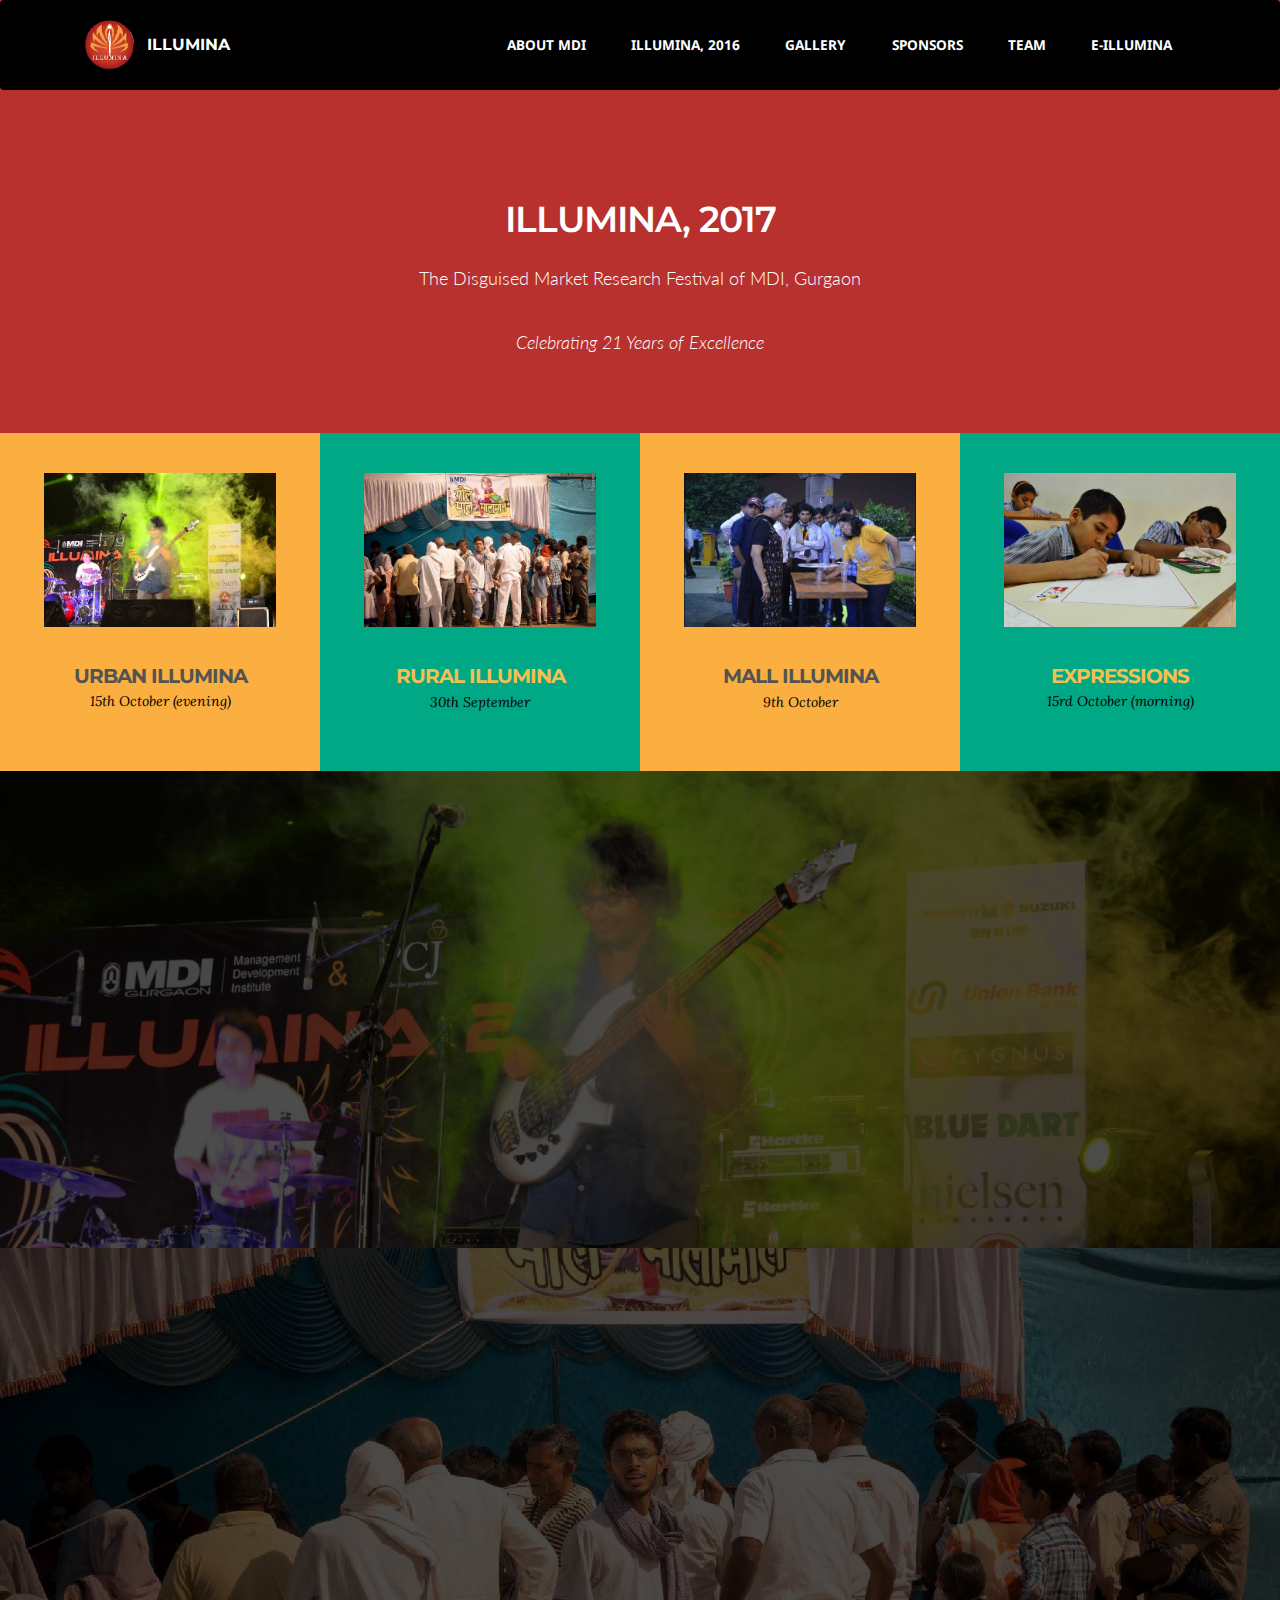
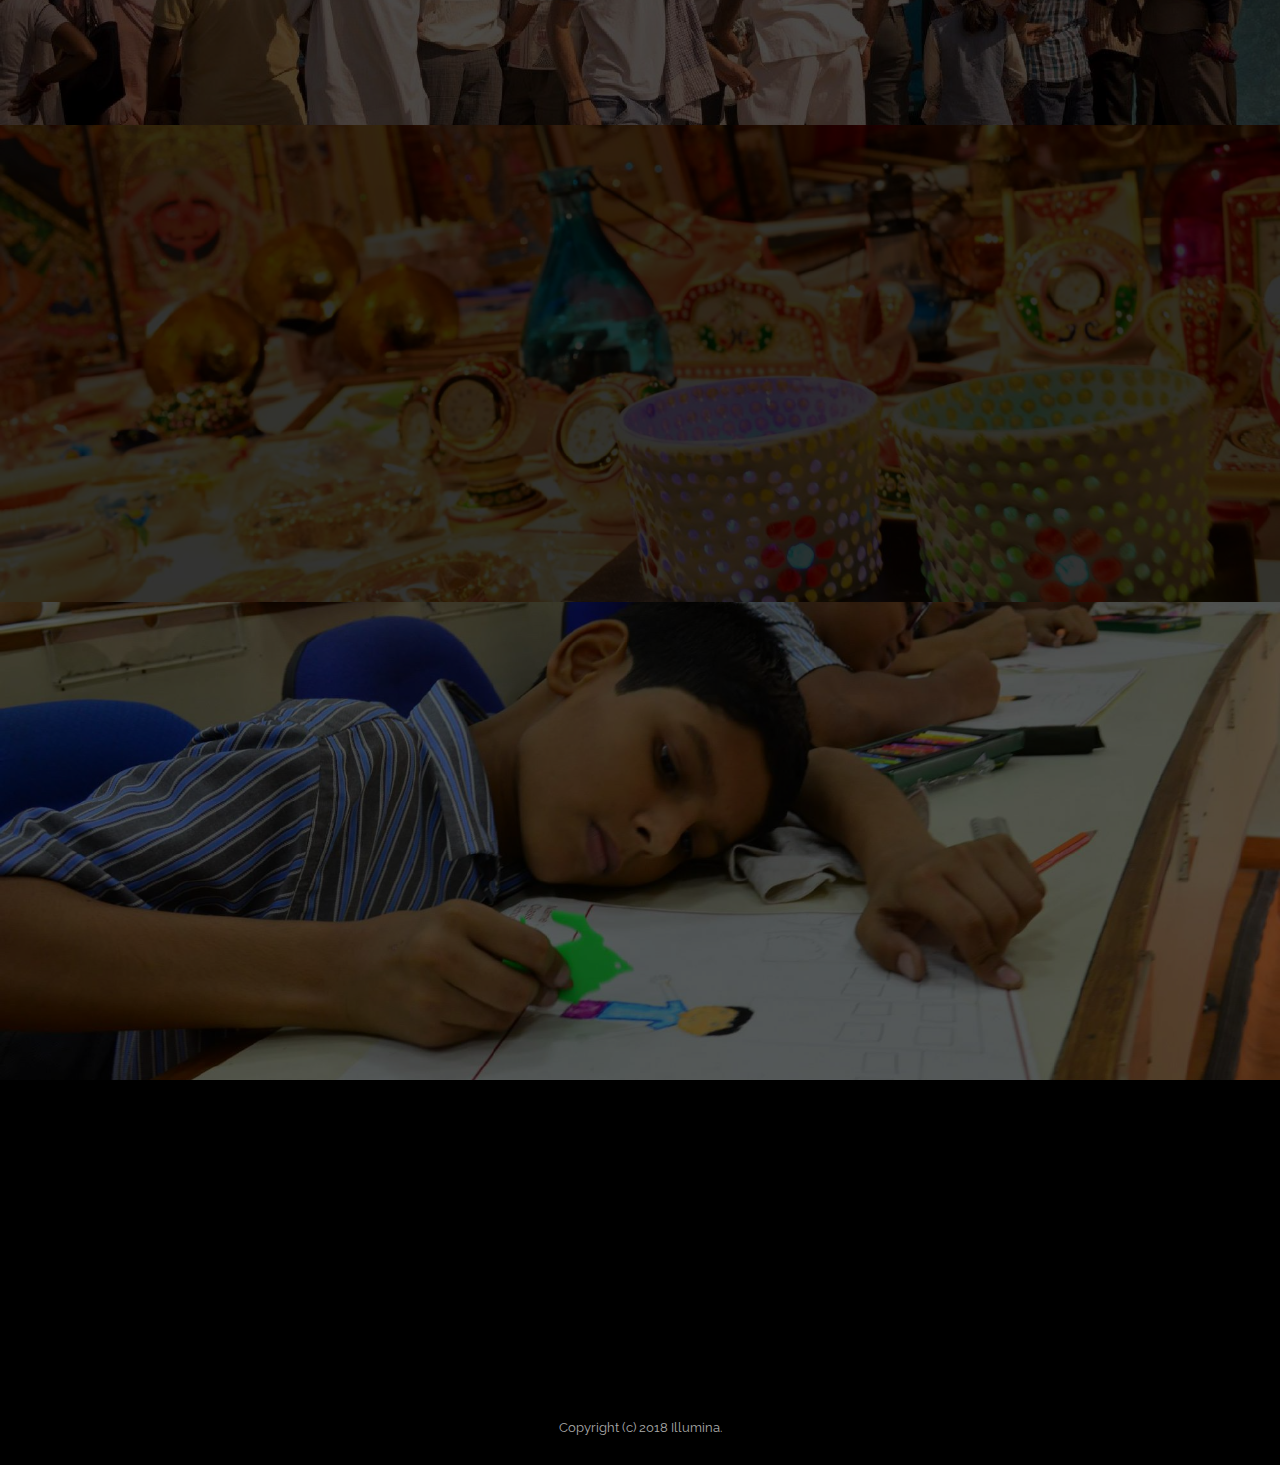
<file: illumina.html>
<!DOCTYPE html>
<html>
<head>
  <!-- Site made with Mobirise Website Builder v3.6.3, https://mobirise.com -->
  <meta charset="UTF-8">
  <meta http-equiv="X-UA-Compatible" content="IE=edge">
  <meta name="generator" content="Mobirise v3.6.3, mobirise.com">
  <meta name="viewport" content="width=device-width, initial-scale=1">
  <link rel="shortcut icon" href="assets/images/logo-125x128-3.png" type="image/x-icon">
  <meta name="description" content="">
  <title>About Illumina</title>
  <link rel="stylesheet" href="https://fonts.googleapis.com/css?family=Lora:400,700,400italic,700italic&amp;subset=latin">
  <link rel="stylesheet" href="https://fonts.googleapis.com/css?family=Montserrat:400,700">
  <link rel="stylesheet" href="https://fonts.googleapis.com/css?family=Raleway:400,100,200,300,500,600,700,800,900">
  <link rel="stylesheet" href="assets/et-line-font-plugin/style.css">
  <link rel="stylesheet" href="assets/bootstrap-material-design-font/css/material.css">
  <link rel="stylesheet" href="assets/tether/tether.min.css">
  <link rel="stylesheet" href="assets/bootstrap/css/bootstrap.min.css">
  <link rel="stylesheet" href="assets/socicon/css/socicon.min.css">
  <link rel="stylesheet" href="assets/animate.css/animate.min.css">
  <link rel="stylesheet" href="assets/dropdown/css/style.css">
  <link rel="stylesheet" href="assets/theme/css/style.css">
  <link rel="stylesheet" href="assets/mobirise/css/mbr-additional.css" type="text/css">
  
  
  
</head>
<body>

<!-- Google Analytics -->
<script>
  (function(i,s,o,g,r,a,m){i['GoogleAnalyticsObject']=r;i[r]=i[r]||function(){
  (i[r].q=i[r].q||[]).push(arguments)},i[r].l=1*new Date();a=s.createElement(o),
  m=s.getElementsByTagName(o)[0];a.async=1;a.src=g;m.parentNode.insertBefore(a,m)
  })(window,document,'script','https://www.google-analytics.com/analytics.js','ga');

  ga('create', 'UA-84548160-1', 'auto');
  ga('send', 'pageview');

</script>
<!-- /Google Analytics -->


<section id="menu-0">

    <nav class="navbar navbar-dropdown">
        <div class="container">

            <div class="mbr-table">
                <div class="mbr-table-cell">

                    <div class="navbar-brand">
                        <a href="#top" class="navbar-logo"><img src="assets/images/logo-125x128-3.png" alt="Mobirise"></a>
                        <a class="navbar-caption" href="index.html">ILLUMINA</a>
                    </div>

                </div>
                <div class="mbr-table-cell">

                    <button class="navbar-toggler pull-xs-right hidden-md-up" type="button" data-toggle="collapse" data-target="#exCollapsingNavbar">
                        <div class="hamburger-icon"></div>
                    </button>

                   <ul class="nav-dropdown collapse pull-xs-right nav navbar-nav navbar-toggleable-sm" id="exCollapsingNavbar"><li class="nav-item"><a class="nav-link link" href="index.html#header1-2">ABOUT MDI</a></li><li class="nav-item"><a class="nav-link link" href="illumina.html">ILLUMINA, 2016</a></li><li class="nav-item"><a class="nav-link link" href="index.html#msg-box8-0">GALLERY</a></li><li class="nav-item"><a class="nav-link link" href="sponsors.html">SPONSORS</a></li><li class="nav-item"><a class="nav-link link" href="team.html">TEAM</a></li><li class="nav-item dropdown"><a class="nav-link link" href="eillumina.html" aria-expanded="false">E-ILLUMINA</a></li></ul>
                    <button hidden="" class="navbar-toggler navbar-close" type="button" data-toggle="collapse" data-target="#exCollapsingNavbar">
                        <div class="close-icon"></div>
                    </button>

                </div>
            </div>

        </div>
    </nav>

</section>

<section class="engine"><a rel="external" href="https://mobirise.com">easy web site maker</a></section><section class="mbr-section mbr-after-navbar" id="msg-box8-0" style="background-color: rgb(184, 49, 47); padding-top: 200px; padding-bottom: 40px;">

    
    <div class="container">
        <div class="row">
            <div class="col-md-8 col-md-offset-2 text-xs-center">
                <h3 class="mbr-section-title display-2">ILLUMINA, 2017</h3>
                <div class="lead"><p>The Disguised Market Research Festival of MDI, Gurgaon</p><p><em>Celebrating 21 Years of Excellence</em></p></div>
                
            </div>
        </div>
    </div>

</section>

<section class="mbr-cards mbr-section mbr-section-nopadding" id="features1-0" style="background-color: rgb(0, 168, 133);">

        

    <div class="mbr-cards-row row striped">

        <div class="mbr-cards-col col-xs-12 col-lg-3" style="padding-top: 40px; padding-bottom: 40px;">
            <div class="container">
                <div class="card cart-block">
                    <div class="card-img"><img src="assets/images/1397676-524647490960153-1009792802-o-600x397-64.jpg" class="card-img-top"></div>
                    <div class="card-block">
                        <h4 class="card-title"><a href="Ilumina.html#msg-box7-0" class="text-black">URBAN ILLUMINA</a></h4>
                        <h5 class="card-subtitle">15th October (evening)<br></h5>
                        
                        
                    </div>
                </div>
            </div>
        </div>
        <div class="mbr-cards-col col-xs-12 col-lg-3" style="padding-top: 40px; padding-bottom: 40px;">
            <div class="container"> 
                <div class="card cart-block">
                    <div class="card-img"><img src="assets/images/905895-909991859092379-286357517770538081-o-600x400-49.jpg" class="card-img-top"></div>
                    <div class="card-block">
                        <h4 class="card-title"><a href="Ilumina.html#msg-box7-1">RURAL ILLUMINA</a></h4>
                        <h5 class="card-subtitle">30th September</h5>
                        
                        
                    </div>
                </div>
            </div>
        </div>
        <div class="mbr-cards-col col-xs-12 col-lg-3" style="padding-top: 40px; padding-bottom: 40px;">
            <div class="container">
                <div class="card cart-block">
                    <div class="card-img"><img src="assets/images/12194521-913998692025029-1461843339320940615-o-2-600x398-33.jpg" class="card-img-top"></div>
                    <div class="card-block">
                        <h4 class="card-title"><a href="Ilumina.html#msg-box7-2" class="text-black">MALL ILLUMINA</a></h4>
                        <h5 class="card-subtitle">9th October</h5>
                        
                        
                    </div>
                </div>
            </div>
        </div>
        <div class="mbr-cards-col col-xs-12 col-lg-3" style="padding-top: 40px; padding-bottom: 40px;">
            <div class="container">
                <div class="card cart-block">
                    <div class="card-img"><img src="assets/images/1417496-524497950975107-250067304-o-600x397-67.jpg" class="card-img-top"></div>
                    <div class="card-block">
                        <h4 class="card-title"><a href="Ilumina.html#msg-box7-3">EXPRESSIONS</a></h4>
                        <h5 class="card-subtitle">15rd October (morning)</h5>
                        
                        
                    </div>
                </div>
            </div>
        </div>
        
        
    </div>
</section>

<section class="mbr-section" id="msg-box7-0" style="background-image: url(assets/images/1397676-524647490960153-1009792802-o-2000x1325-8.jpg); padding-top: 80px; padding-bottom: 40px;">

    <div class="mbr-overlay" style="opacity: 0.7; background-color: rgb(0, 0, 0);">
    </div>
    <div class="container">
        <div class="row">
            <div class="mbr-table-md-up">

              

              <div class="mbr-table-cell mbr-right-padding-md-up col-md-5 text-xs-center text-md-right">
                  <h3 class="mbr-section-title display-2">URBAN ILLUMINA</h3>
                  <div class="lead">

                    <p><br><strong>15th October, 2017 (Evening)</strong><br>MR under the guise of a Diwali fun 'n food mela is conducted on the campus of MDI, Gurgaon. The mela attracts crowds in excess of 5000, and from various SECs. Some of our previous partners were HUL, Godrej, IOCL, HP, Brittania, Maruti Suzuki, UBI amongst &nbsp;others</p>

                  </div>

                  
              </div>


              


              <div class="mbr-table-cell mbr-valign-top col-md-7">
                  <div class="mbr-figure"><iframe class="mbr-embedded-video" src="https://www.youtube.com/embed/bezbvVn9WpU?rel=0&amp;amp;showinfo=0&amp;autoplay=1&amp;loop=1" width="1280" height="720" frameborder="0" allowfullscreen></iframe></div>
              </div>

            </div>
        </div>
    </div>

</section>

<section class="mbr-section" id="msg-box7-1" style="background-image: url(assets/images/905895-909991859092379-286357517770538081-o-2000x1333-82.jpg); padding-top: 80px; padding-bottom: 40px;">

    <div class="mbr-overlay" style="opacity: 0.7; background-color: rgb(0, 0, 0);">
    </div>
    <div class="container">
        <div class="row">
            <div class="mbr-table-md-up">

              

              <div class="mbr-table-cell mbr-right-padding-md-up col-md-5 text-xs-center text-md-right">
                  <h3 class="mbr-section-title display-2">RURAL ILLUMINA</h3>
                  <div class="lead">

                    <p><strong>30th September, 2017</strong><br>Under this format of Illumina, we target rural folks. Under the guise of Pataudi's famous Dussehra mela, we conduct our MR. Previous partners include Airtel, Tata Solar Power, SBI amongst others<br></p>

                  </div>

                  
              </div>


              


              <div class="mbr-table-cell mbr-valign-top col-md-7">
                  <div class="mbr-figure"><iframe class="mbr-embedded-video" src="https://www.youtube.com/embed/9pBmrZNRKSM?rel=0&amp;amp;showinfo=0&amp;autoplay=1&amp;loop=1" width="1280" height="720" frameborder="0" allowfullscreen></iframe></div>
              </div>

            </div>
        </div>
    </div>

</section>

<section class="mbr-section" id="msg-box7-2" style="background-image: url(assets/images/1399788-524652664292969-1126824541-o-2000x1325-44.jpg); padding-top: 80px; padding-bottom: 40px;">

    <div class="mbr-overlay" style="opacity: 0.8; background-color: rgb(0, 0, 0);">
    </div>
    <div class="container">
        <div class="row">
            <div class="mbr-table-md-up">

              

              <div class="mbr-table-cell mbr-right-padding-md-up col-md-5 text-xs-center text-md-right">
                  <h3 class="mbr-section-title display-2">MALL ILLUMINA</h3>
                  <div class="lead">

                    <p><strong>9th October, 2017</strong><br>&nbsp;Indulge is held at malls to target the affluent mall going crowd. Under the guise of talent hunt and fashion shows, market research is conducted on SEC A and B. The event is designed and organized by the students under the guidance of the faculty. Previous partner includes W for Women amongst &nbsp;others<br></p>

                  </div>

                  
              </div>


              


              <div class="mbr-table-cell mbr-valign-top col-md-7">
                  <div class="mbr-figure"><iframe class="mbr-embedded-video" src="https://www.youtube.com/embed/J3HgMLaBNZs?rel=0&amp;amp;showinfo=0&amp;autoplay=1&amp;loop=1" width="1280" height="720" frameborder="0" allowfullscreen></iframe></div>
              </div>

            </div>
        </div>
    </div>

</section>

<section class="mbr-section" id="msg-box7-3" style="background-image: url(assets/images/1402986-524497977641771-1028122333-o-2000x1325-75.jpg); padding-top: 80px; padding-bottom: 40px;">

    <div class="mbr-overlay" style="opacity: 0.6; background-color: rgb(0, 0, 0);">
    </div>
    <div class="container">
        <div class="row">
            <div class="mbr-table-md-up">

              

              <div class="mbr-table-cell mbr-right-padding-md-up col-md-5 text-xs-center text-md-right">
                  <h3 class="mbr-section-title display-2">EXPRESSIONS</h3>
                  <div class="lead">

                    <p><strong>15th October, 2017 (Morning)</strong><br><span style="font-size: 1.07rem; line-height: 1.5;">Expressions is the format of Illumina which conducts disguised MR exclusively for kids aged 6-16. In earlier editions, we have partnered with Cadbury, Aviva, ICICI and BILT amongst others to conduct disguised MR on a sample of ~500 kids, through competitions such as extempore, painting and essay writing.&nbsp;</span><br></p>

                  </div>

                  
              </div>


              


              <div class="mbr-table-cell mbr-valign-top col-md-7">
                  <div class="mbr-figure"><iframe class="mbr-embedded-video" src="https://www.youtube.com/embed/i3hehtrACuc?rel=0&amp;amp;showinfo=0&amp;autoplay=1&amp;loop=1" width="1280" height="720" frameborder="0" allowfullscreen></iframe></div>
              </div>

            </div>
        </div>
    </div>

</section>

<section class="mbr-section mbr-section-md-padding mbr-footer footer1" id="contacts1-0" style="background-color: rgb(0, 0, 0); padding-top: 90px; padding-bottom: 90px;">
    
    <div class="container">
        <div class="row">
            <div class="mbr-footer-content col-xs-12 col-md-3">
                <div><a href="#top"><img src="assets/images/logo-128x130-65.png"></a></div>
            </div>
            <div class="mbr-footer-content col-xs-12 col-md-3">
                <p><strong>Address</strong><br>Management Development Institute,<br>Sukhrali, Gurgaon, 122007</p>
            </div>
            <div class="mbr-footer-content col-xs-12 col-md-3">
                <p><strong>Contacts</strong><br>
Email: illumina@mdi.ac.in<br>
Phone:&nbsp;+91 -99530 52378<br></p>
            </div>
            <div class="mbr-footer-content col-xs-12 col-md-3">
                <p></p>
            </div>

        </div>
    </div>
</section>

<footer class="mbr-small-footer mbr-section mbr-section-nopadding" id="footer1-0" style="background-color: rgb(0, 0, 0); padding-top: 1.75rem; padding-bottom: 1.75rem;">
    
    <div class="container">
        <p class="text-xs-center">Copyright (c) 2018 Illumina.</p>
    </div>
</footer>


  <script src="assets/web/assets/jquery/jquery.min.js"></script>
  <script src="assets/tether/tether.min.js"></script>
  <script src="assets/bootstrap/js/bootstrap.min.js"></script>
  <script src="assets/smooth-scroll/SmoothScroll.js"></script>
  <script src="assets/viewportChecker/jquery.viewportchecker.js"></script>
  <script src="assets/dropdown/js/script.min.js"></script>
  <script src="assets/touchSwipe/jquery.touchSwipe.min.js"></script>
  <script src="assets/theme/js/script.js"></script>
  
  
  <input name="animation" type="hidden">
  </body>
</html>
</file>
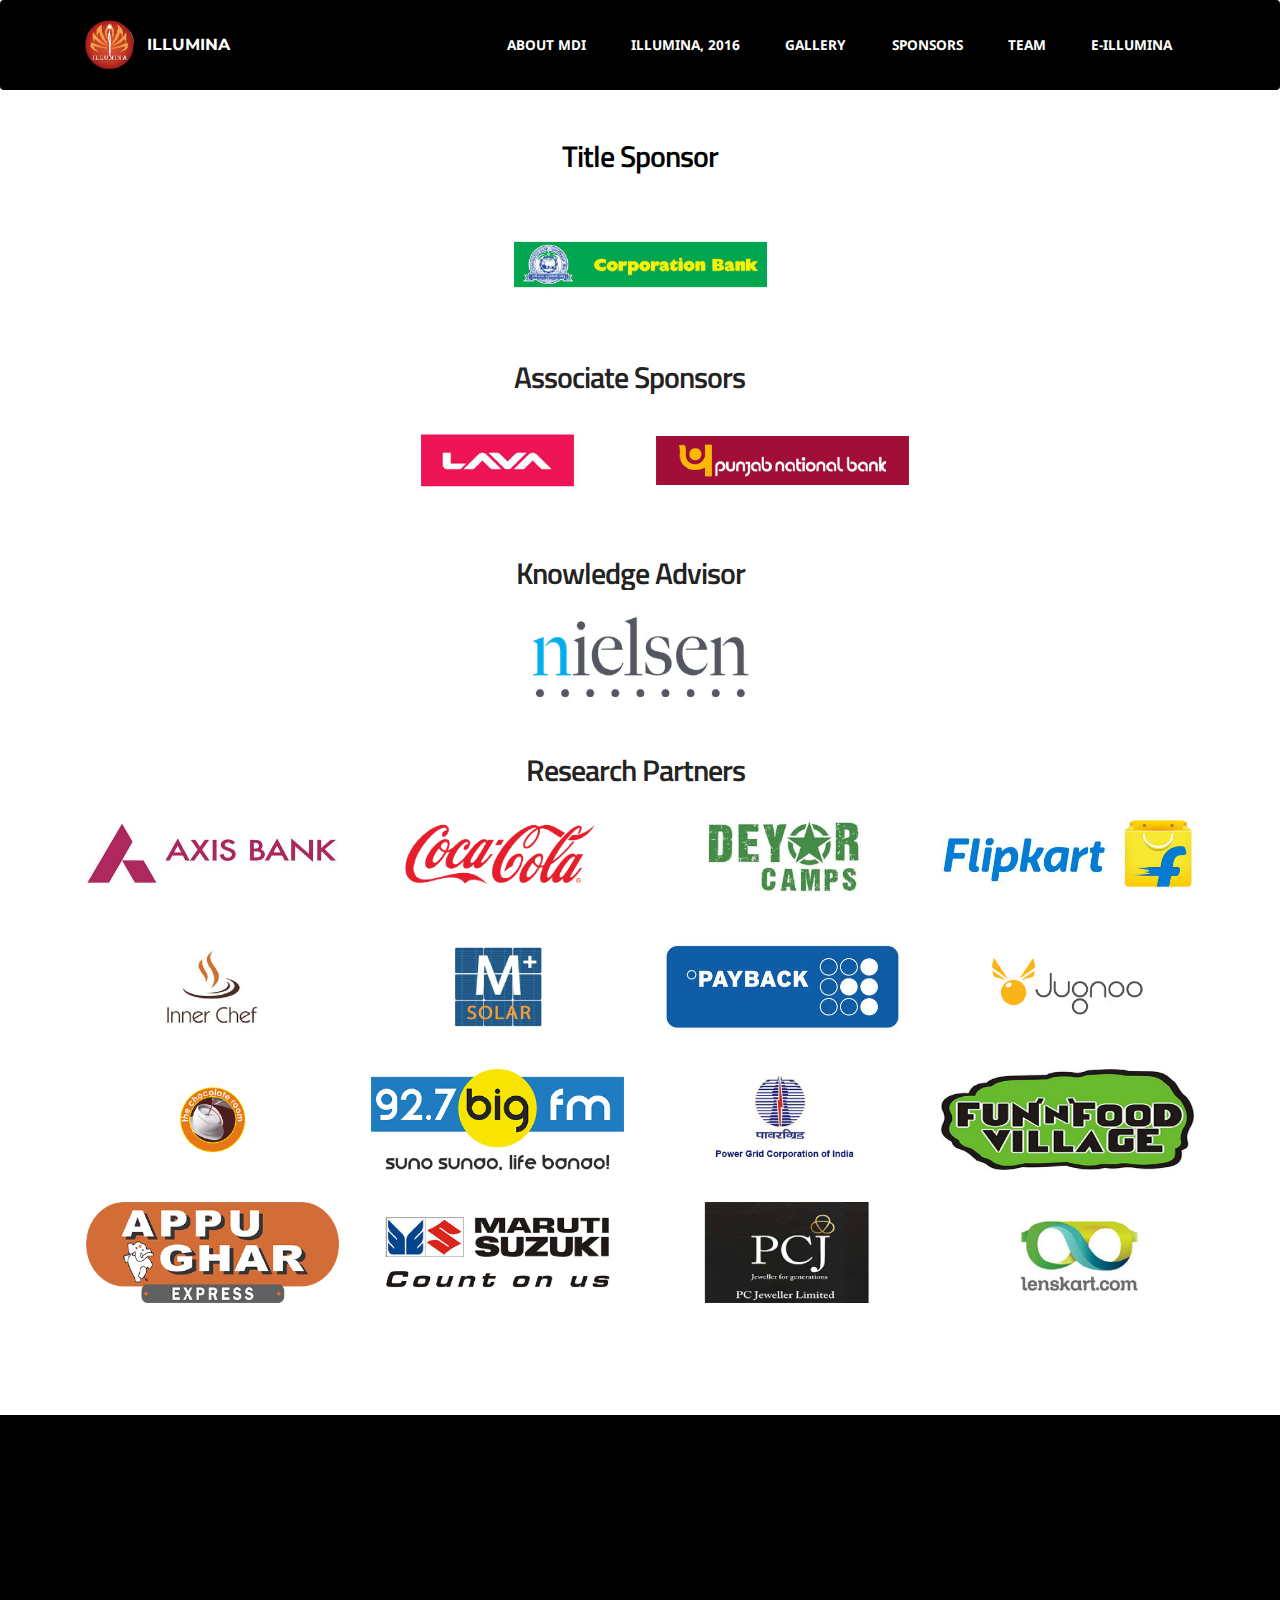
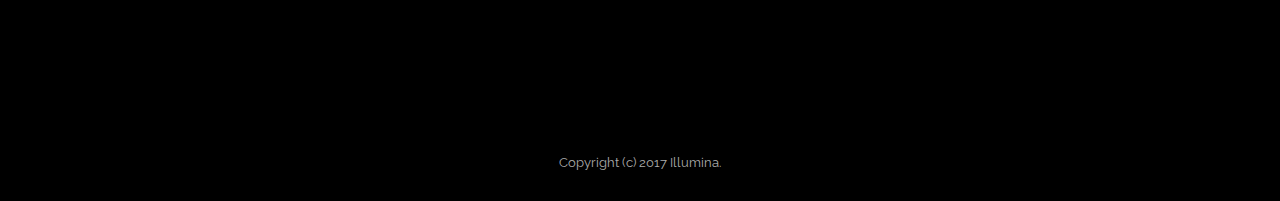
<file: sponsors.html>
<!DOCTYPE html>
<html>
<head>
  <!-- Site made with Mobirise Website Builder v3.6.3, https://mobirise.com -->
  <meta charset="UTF-8">
  <meta http-equiv="X-UA-Compatible" content="IE=edge">
  <meta name="generator" content="Mobirise v3.6.3, mobirise.com">
  <meta name="viewport" content="width=device-width, initial-scale=1">
  <link rel="shortcut icon" href="assets/images/logo-125x128-3.png" type="image/x-icon">
  <meta name="description" content="">
  <title>Sponsors</title>
  <link rel="stylesheet" href="https://fonts.googleapis.com/css?family=Lora:400,700,400italic,700italic&amp;subset=latin">
  <link rel="stylesheet" href="https://fonts.googleapis.com/css?family=Montserrat:400,700">
  <link rel="stylesheet" href="https://fonts.googleapis.com/css?family=Raleway:400,100,200,300,500,600,700,800,900">
  <link rel="stylesheet" href="assets/et-line-font-plugin/style.css">
  <link rel="stylesheet" href="assets/bootstrap-material-design-font/css/material.css">
  <link rel="stylesheet" href="assets/tether/tether.min.css">
  <link rel="stylesheet" href="assets/bootstrap/css/bootstrap.min.css">
  <link rel="stylesheet" href="assets/socicon/css/socicon.min.css">
  <link rel="stylesheet" href="assets/animate.css/animate.min.css">
  <link rel="stylesheet" href="assets/dropdown/css/style.css">
  <link rel="stylesheet" href="assets/theme/css/style.css">
  <link rel="stylesheet" href="assets/mobirise-gallery/style.css">
  <link rel="stylesheet" href="assets/mobirise/css/mbr-additional.css" type="text/css">
  
  
  
</head>
<body>

<!-- Google Analytics -->
<script>
  (function(i,s,o,g,r,a,m){i['GoogleAnalyticsObject']=r;i[r]=i[r]||function(){
  (i[r].q=i[r].q||[]).push(arguments)},i[r].l=1*new Date();a=s.createElement(o),
  m=s.getElementsByTagName(o)[0];a.async=1;a.src=g;m.parentNode.insertBefore(a,m)
  })(window,document,'script','https://www.google-analytics.com/analytics.js','ga');

  ga('create', 'UA-84548160-1', 'auto');
  ga('send', 'pageview');

</script>
<!-- /Google Analytics -->


<section id="menu-0">

    <nav class="navbar navbar-dropdown">
        <div class="container">

            <div class="mbr-table">
                <div class="mbr-table-cell">

                    <div class="navbar-brand">
                        <a href="#top" class="navbar-logo"><img src="assets/images/logo-125x128-3.png" alt="Go To Top"></a>
                        <a class="navbar-caption" href="index.html">ILLUMINA</a>
                    </div>

                </div>
                <div class="mbr-table-cell">

                    <button class="navbar-toggler pull-xs-right hidden-md-up" type="button" data-toggle="collapse" data-target="#exCollapsingNavbar">
                        <div class="hamburger-icon"></div>
                    </button>

                    <ul class="nav-dropdown collapse pull-xs-right nav navbar-nav navbar-toggleable-sm" id="exCollapsingNavbar"><li class="nav-item"><a class="nav-link link" href="index.html#header1-2">ABOUT MDI</a></li><li class="nav-item"><a class="nav-link link" href="illumina.html">ILLUMINA, 2016</a></li><li class="nav-item"><a class="nav-link link" href="index.html#msg-box8-0">GALLERY</a></li><li class="nav-item"><a class="nav-link link" href="sponsors.html">SPONSORS</a></li><li class="nav-item"><a class="nav-link link" href="team.html">TEAM</a></li><li class="nav-item dropdown"><a class="nav-link link" href="eillumina.html" aria-expanded="false">E-ILLUMINA</a></li></ul>
                    <button hidden="" class="navbar-toggler navbar-close" type="button" data-toggle="collapse" data-target="#exCollapsingNavbar">
                        <div class="close-icon"></div>
                    </button>

                </div>
            </div>

        </div>
    </nav>

</section>

<div align="center">
<section class="engine"></section><section class="mbr-section mbr-section__container mbr-after-navbar" id="header3-0" style="background-color: rgb(255, 255, 255); padding-top: 140px; padding-bottom: 0px;">
    <div class="container">
        <div class="row">
            <div class="col-xs-12">
                <h3 class="mbr-section-title display-2"><p>Title Sponsor</p></h3>
                
            </div>
        </div>
    </div>
</section>

<section class="mbr-gallery mbr-section mbr-section-nopadding mbr-slider-carousel" id="gallery4-0" data-filter="false" style="padding-top: 0rem; padding-bottom: 0rem;">
    <!-- Filter -->
    

    <!-- Gallery -->
    <div class="mbr-gallery-row container">
        <div class=" mbr-gallery-layout-default">
            <div>
                <div>
                    <div class="mbr-gallery-item mbr-gallery-item__mobirise3 mbr-gallery-item--p1" data-tags="Awesome" data-video-url="false">
                        <div href="#lb-gallery4-0" data-slide-to="0" data-toggle="modal">
                            
                            

                            <img alt="" src="assets/images/corporation-bank-logo-2000x800-73-2000x800-88.jpg">
                            
                            <span class="icon-focus"></span>
                            
                        </div>
                    </div>
                </div>
            </div>
            <div class="clearfix"></div>
        </div>
    </div>

    <!-- Lightbox -->
    <div data-app-prevent-settings="" class="mbr-slider modal fade carousel slide" tabindex="-1" data-keyboard="true" data-interval="false" id="lb-gallery4-0">
        <div class="modal-dialog">
            <div class="modal-content">
                <div class="modal-body">
                    
                    <div class="carousel-inner">
                        <div class="carousel-item active">
                            <img alt="" src="assets/images/corporation-bank-logo-2000x800-73.jpg">
                        </div>
                    </div>
                    <a class="left carousel-control" role="button" data-slide="prev" href="#lb-gallery4-0">
                        <span class="icon-prev" aria-hidden="true"></span>
                        <span class="sr-only">Previous</span>
                    </a>
                    <a class="right carousel-control" role="button" data-slide="next" href="#lb-gallery4-0">
                        <span class="icon-next" aria-hidden="true"></span>
                        <span class="sr-only">Next</span>
                    </a>

                    <a class="close" href="#" role="button" data-dismiss="modal">
                        <span aria-hidden="true">×</span>
                        <span class="sr-only">Close</span>
                    </a>
                </div>
            </div>
        </div>
    </div>
</section>

<section class="mbr-info mbr-info-extra mbr-section mbr-section-md-padding" id="sponsors-msg-box1-0" style="background-color: rgb(255, 255, 255); padding-top: 30px; padding-bottom: 0px;">

    
    <div class="container">
        <div class="row">


            


            <div class="mbr-table-md-up">
                <div class="mbr-table-cell mbr-right-padding-md-up col-md-8 text-xs-center text-md-left">
                    
                    <h3 class="mbr-info-title mbr-section-title display-2">Associate Sponsors</h3>
                </div>

                <div class="mbr-table-cell col-md-4">
                    
                </div>
            </div>


        </div>
    </div>
</section>

<section class="mbr-gallery mbr-section mbr-section-nopadding mbr-slider-carousel" id="gallery1-0" data-filter="false" style="background-color: rgb(255, 255, 255); padding-top: 0rem; padding-bottom: 0rem;">
    <!-- Filter -->
    

    <!-- Gallery -->
    <div class="mbr-gallery-row container">
        <div class=" mbr-gallery-layout-default">
            <div>
                <div>
                    <div class="mbr-gallery-item mbr-gallery-item__mobirise3 mbr-gallery-item--p1" data-tags="Awesome" data-video-url="false">
                        <div href="#lb-gallery1-0" data-slide-to="0" data-toggle="modal">
                            
                            

                            <img alt="" src="assets/images/lava-2000x800-29-2000x800-13.jpg">
                            
                            <span class="icon-focus"></span>
                            
                        </div>
                    </div><div class="mbr-gallery-item mbr-gallery-item__mobirise3 mbr-gallery-item--p1" data-tags="Awesome" data-video-url="false">
                        <div href="#lb-gallery1-0" data-slide-to="1" data-toggle="modal">
                            
                            

                            <img alt="" src="assets/images/pnb-2000x800-47-2000x800-98.jpg">
                            
                            <span class="icon-focus"></span>
                            
                        </div>
                    </div>
                </div>
            </div>
            <div class="clearfix"></div>
        </div>
    </div>

    <!-- Lightbox -->
    <div data-app-prevent-settings="" class="mbr-slider modal fade carousel slide" tabindex="-1" data-keyboard="true" data-interval="false" id="lb-gallery1-0">
        <div class="modal-dialog">
            <div class="modal-content">
                <div class="modal-body">
                    
                    <div class="carousel-inner">
                        <div class="carousel-item active">
                            <img alt="" src="assets/images/lava-2000x800-29.jpg">
                        </div><div class="carousel-item">
                            <img alt="" src="assets/images/pnb-2000x800-47.jpg">
                        </div>
                    </div>
                    <a class="left carousel-control" role="button" data-slide="prev" href="#lb-gallery1-0">
                        <span class="icon-prev" aria-hidden="true"></span>
                        <span class="sr-only">Previous</span>
                    </a>
                    <a class="right carousel-control" role="button" data-slide="next" href="#lb-gallery1-0">
                        <span class="icon-next" aria-hidden="true"></span>
                        <span class="sr-only">Next</span>
                    </a>

                    <a class="close" href="#" role="button" data-dismiss="modal">
                        <span aria-hidden="true">×</span>
                        <span class="sr-only">Close</span>
                    </a>
                </div>
            </div>
        </div>
    </div>
</section>

<section class="mbr-info mbr-info-extra mbr-section mbr-section-md-padding" id="sponsors-msg-box1-1" style="background-color: rgb(255, 255, 255); padding-top: 30px; padding-bottom: 0px;">

    
    <div class="container">
        <div class="row">


            


            <div class="mbr-table-md-up">
                <div class="mbr-table-cell mbr-right-padding-md-up col-md-8 text-xs-center text-md-left">
                    
                    <h3 class="mbr-info-title mbr-section-title display-2">Knowledge Advisor</h3>
                </div>

                <div class="mbr-table-cell col-md-4">
                    
                </div>
            </div>


        </div>
    </div>
</section>

<section class="mbr-gallery mbr-section mbr-section-nopadding mbr-slider-carousel" id="gallery1-1" data-filter="false" style="background-color: rgb(255, 255, 255); padding-top: 0rem; padding-bottom: 0rem;">
    <!-- Filter -->
    

    <!-- Gallery -->
    <div class="mbr-gallery-row container">
        <div class=" mbr-gallery-layout-default">
            <div>
                <div>
                    <div class="mbr-gallery-item mbr-gallery-item__mobirise3 mbr-gallery-item--p1" data-tags="Animated" data-video-url="false">
                        <div href="#lb-gallery1-1" data-slide-to="0" data-toggle="modal">
                            
                            

                            <img alt="" src="assets/images/nielsen-logo-2000x800-38-2000x800-71.jpg">
                            
                            <span class="icon-focus"></span>
                            
                        </div>
                    </div>
                </div>
            </div>
            <div class="clearfix"></div>
        </div>
    </div>

    <!-- Lightbox -->
    <div data-app-prevent-settings="" class="mbr-slider modal fade carousel slide" tabindex="-1" data-keyboard="true" data-interval="false" id="lb-gallery1-1">
        <div class="modal-dialog">
            <div class="modal-content">
                <div class="modal-body">
                    
                    <div class="carousel-inner">
                        <div class="carousel-item active">
                            <img alt="" src="assets/images/nielsen-logo-2000x800-38.jpg">
                        </div>
                    </div>
                    <a class="left carousel-control" role="button" data-slide="prev" href="#lb-gallery1-1">
                        <span class="icon-prev" aria-hidden="true"></span>
                        <span class="sr-only">Previous</span>
                    </a>
                    <a class="right carousel-control" role="button" data-slide="next" href="#lb-gallery1-1">
                        <span class="icon-next" aria-hidden="true"></span>
                        <span class="sr-only">Next</span>
                    </a>

                    <a class="close" href="#" role="button" data-dismiss="modal">
                        <span aria-hidden="true">×</span>
                        <span class="sr-only">Close</span>
                    </a>
                </div>
            </div>
        </div>
    </div>
</section>

</div>

<section class="mbr-info mbr-info-extra mbr-section mbr-section-md-padding" id="sponsors-msg-box1-2" style="background-color: rgb(255, 255, 255); padding-top: 30px; padding-bottom: 0px;">

    
    <div class="container">
        <div class="row">


            


            <div class="mbr-table-md-up">
                <div class="mbr-table-cell mbr-right-padding-md-up col-md-8 text-xs-center text-md-left">
                    
                    <h3 class="mbr-info-title mbr-section-title display-2">Research Partners</h3>
                </div>

                <div class="mbr-table-cell col-md-4">
                    
                </div>
            </div>


        </div>
    </div>
</section>

<section class="mbr-gallery mbr-section mbr-section-nopadding mbr-slider-carousel" id="gallery1-2" data-filter="false" style="background-color: rgb(255, 255, 255); padding-top: 0rem; padding-bottom: 6rem;">
    <!-- Filter -->
    

    <!-- Gallery -->
    <div class="mbr-gallery-row container">
        <div class=" mbr-gallery-layout-default">
            <div>
                <div>
                    <div class="mbr-gallery-item mbr-gallery-item__mobirise3 mbr-gallery-item--p1" data-tags="Animated" data-video-url="false">
                        <div href="#lb-gallery1-2" data-slide-to="0" data-toggle="modal">
                            
                            

                            <img alt="" src="assets/images/axisbank-1-500x200-88.jpg">
                            
                            <span class="icon-focus"></span>
                            
                        </div>
                    </div><div class="mbr-gallery-item mbr-gallery-item__mobirise3 mbr-gallery-item--p1" data-tags="Animated" data-video-url="false">
                        <div href="#lb-gallery1-2" data-slide-to="1" data-toggle="modal">
                            
                            

                            <img alt="" src="assets/images/coca-cola-2000x800-97-2000x800-93.png">
                            
                            <span class="icon-focus"></span>
                            
                        </div>
                    </div><div class="mbr-gallery-item mbr-gallery-item__mobirise3 mbr-gallery-item--p1" data-tags="Responsive" data-video-url="false">
                        <div href="#lb-gallery1-2" data-slide-to="2" data-toggle="modal">
                            
                            

                            <img alt="" src="assets/images/deyor-2000x800-43-2000x800-27.jpg">
                            
                            <span class="icon-focus"></span>
                            
                        </div>
                    </div><div class="mbr-gallery-item mbr-gallery-item__mobirise3 mbr-gallery-item--p1" data-tags="Animated" data-video-url="false">
                        <div href="#lb-gallery1-2" data-slide-to="3" data-toggle="modal">
                            
                            

                            <img alt="" src="assets/images/flipkart-logo-1-500x200-24.jpg">
                            
                            <span class="icon-focus"></span>
                            
                        </div>
                    </div><div class="mbr-gallery-item mbr-gallery-item__mobirise3 mbr-gallery-item--p1" data-tags="Animated" data-video-url="false">
                        <div href="#lb-gallery1-2" data-slide-to="4" data-toggle="modal">
                            
                            

                            <img alt="" src="assets/images/innerchef-2000x800-82-2000x800-31.jpg">
                            
                            <span class="icon-focus"></span>
                            
                        </div>
                    </div><div class="mbr-gallery-item mbr-gallery-item__mobirise3 mbr-gallery-item--p1" data-tags="Animated" data-video-url="false">
                        <div href="#lb-gallery1-2" data-slide-to="5" data-toggle="modal">
                            
                            

                            <img alt="" src="assets/images/amplus-2000x800-87-2000x800-12.png">
                            
                            <span class="icon-focus"></span>
                            
                        </div>
                    </div><div class="mbr-gallery-item mbr-gallery-item__mobirise3 mbr-gallery-item--p1" data-tags="Animated" data-video-url="false">
                        <div href="#lb-gallery1-2" data-slide-to="6" data-toggle="modal">
                            
                            

                            <img alt="" src="assets/images/payback-1-500x200-74.jpg">
                            
                            <span class="icon-focus"></span>
                            
                        </div>
                    </div><div class="mbr-gallery-item mbr-gallery-item__mobirise3 mbr-gallery-item--p1" data-tags="Animated" data-video-url="false">
                        <div href="#lb-gallery1-2" data-slide-to="7" data-toggle="modal">
                            
                            

                            <img alt="" src="assets/images/jugnoo-2000x800-57-2000x800-45.png">
                            
                            <span class="icon-focus"></span>
                            
                        </div>
                    </div><div class="mbr-gallery-item mbr-gallery-item__mobirise3 mbr-gallery-item--p1" data-tags="Animated" data-video-url="false">
                        <div href="#lb-gallery1-2" data-slide-to="8" data-toggle="modal">
                            
                            

                            <img alt="" src="assets/images/thechocolateroom-2000x800-90-2000x800-98.png">
                            
                            <span class="icon-focus"></span>
                            
                        </div>
                    </div><div class="mbr-gallery-item mbr-gallery-item__mobirise3 mbr-gallery-item--p1" data-tags="Animated" data-video-url="false">
                        <div href="#lb-gallery1-2" data-slide-to="9" data-toggle="modal">
                            
                            

                            <img alt="" src="assets/images/92-2000x800-55-2000x800-89.png">
                            
                            <span class="icon-focus"></span>
                            
                        </div>
                    </div><div class="mbr-gallery-item mbr-gallery-item__mobirise3 mbr-gallery-item--p1" data-tags="Animated" data-video-url="false">
                        <div href="#lb-gallery1-2" data-slide-to="10" data-toggle="modal">
                            
                            

                            <img alt="" src="assets/images/powergrid-2000x800-96-2000x800-15.jpg">
                            
                            <span class="icon-focus"></span>
                            
                        </div>
                    </div><div class="mbr-gallery-item mbr-gallery-item__mobirise3 mbr-gallery-item--p1" data-tags="Animated" data-video-url="false">
                        <div href="#lb-gallery1-2" data-slide-to="11" data-toggle="modal">
                            
                            

                            <img alt="" src="assets/images/funnfood-2000x800-44-2000x800-92.jpg">
                            
                            <span class="icon-focus"></span>
                            
                        </div>
                    </div><div class="mbr-gallery-item mbr-gallery-item__mobirise3 mbr-gallery-item--p1" data-tags="Animated" data-video-url="false">
                        <div href="#lb-gallery1-2" data-slide-to="12" data-toggle="modal">
                            
                            

                            <img alt="" src="assets/images/appu-ghar-2000x800-64-2000x800-55.png">
                            
                            <span class="icon-focus"></span>
                            
                        </div>
                    </div><div class="mbr-gallery-item mbr-gallery-item__mobirise3 mbr-gallery-item--p1" data-tags="Animated" data-video-url="false">
                        <div href="#lb-gallery1-2" data-slide-to="13" data-toggle="modal">
                            
                            

                            <img alt="" src="assets/images/maruti-2000x800-61-2000x800-30.jpg">
                            
                            <span class="icon-focus"></span>
                            
                        </div>
                    </div><div class="mbr-gallery-item mbr-gallery-item__mobirise3 mbr-gallery-item--p1" data-tags="Animated" data-video-url="false">
                        <div href="#lb-gallery1-2" data-slide-to="14" data-toggle="modal">
                            
                            

                            <img alt="" src="assets/images/pcj-2000x800-50-2000x800-30.jpg">
                            
                            <span class="icon-focus"></span>
                            
                        </div>
                    </div><div class="mbr-gallery-item mbr-gallery-item__mobirise3 mbr-gallery-item--p1" data-tags="Animated" data-video-url="false">
                        <div href="#lb-gallery1-2" data-slide-to="15" data-toggle="modal">
                            
                            

                            <img alt="" src="assets/images/lenskart-2000x800-90-2000x800-69.jpg">
                            
                            <span class="icon-focus"></span>
                            
                        </div>
                    </div>
                </div>
            </div>
            <div class="clearfix"></div>
        </div>
    </div>

    <!-- Lightbox -->
    <div data-app-prevent-settings="" class="mbr-slider modal fade carousel slide" tabindex="-1" data-keyboard="true" data-interval="false" id="lb-gallery1-2">
        <div class="modal-dialog">
            <div class="modal-content">
                <div class="modal-body">
                    
                    <div class="carousel-inner">
                        <div class="carousel-item">
                            <img alt="" src="assets/images/axisbank-1.jpg">
                        </div><div class="carousel-item active">
                            <img alt="" src="assets/images/coca-cola-2000x800-97.png">
                        </div><div class="carousel-item">
                            <img alt="" src="assets/images/deyor-2000x800-43.jpg">
                        </div><div class="carousel-item">
                            <img alt="" src="assets/images/flipkart-logo-1.jpg">
                        </div><div class="carousel-item">
                            <img alt="" src="assets/images/innerchef-2000x800-82.jpg">
                        </div><div class="carousel-item">
                            <img alt="" src="assets/images/amplus-2000x800-87.png">
                        </div><div class="carousel-item">
                            <img alt="" src="assets/images/payback-1.jpg">
                        </div><div class="carousel-item">
                            <img alt="" src="assets/images/jugnoo-2000x800-57.png">
                        </div><div class="carousel-item">
                            <img alt="" src="assets/images/thechocolateroom-2000x800-90.png">
                        </div><div class="carousel-item">
                            <img alt="" src="assets/images/92-2000x800-55.png">
                        </div><div class="carousel-item">
                            <img alt="" src="assets/images/powergrid-2000x800-96.jpg">
                        </div><div class="carousel-item">
                            <img alt="" src="assets/images/funnfood-2000x800-44.jpg">
                        </div><div class="carousel-item">
                            <img alt="" src="assets/images/appu-ghar-2000x800-64.png">
                        </div><div class="carousel-item">
                            <img alt="" src="assets/images/maruti-2000x800-61.jpg">
                        </div><div class="carousel-item">
                            <img alt="" src="assets/images/pcj-2000x800-50.jpg">
                        </div><div class="carousel-item">
                            <img alt="" src="assets/images/lenskart-2000x800-90.jpg">
                        </div>
                    </div>
                    <a class="left carousel-control" role="button" data-slide="prev" href="#lb-gallery1-2">
                        <span class="icon-prev" aria-hidden="true"></span>
                        <span class="sr-only">Previous</span>
                    </a>
                    <a class="right carousel-control" role="button" data-slide="next" href="#lb-gallery1-2">
                        <span class="icon-next" aria-hidden="true"></span>
                        <span class="sr-only">Next</span>
                    </a>

                    <a class="close" href="#" role="button" data-dismiss="modal">
                        <span aria-hidden="true">×</span>
                        <span class="sr-only">Close</span>
                    </a>
                </div>
            </div>
        </div>
    </div>
</section>

<section class="mbr-section mbr-section-md-padding mbr-footer footer1" id="contacts1-0" style="background-color: rgb(0, 0, 0); padding-top: 90px; padding-bottom: 90px;">
    
    <div class="container">
        <div class="row">
            <div class="mbr-footer-content col-xs-12 col-md-3">
                <div><img src="assets/images/logo-128x130-65.png"></div>
            </div>
            <div class="mbr-footer-content col-xs-12 col-md-3">
                <p><strong>Address</strong><br>Management Development Institute,<br>Sukhrali, Gurgaon, 122007</p>
            </div>
            <div class="mbr-footer-content col-xs-12 col-md-3">
                <p><strong>Contacts</strong><br>
Email: illumina@mdi.ac.in<br>
Phone:&nbsp;+91 -9953052378<br></p>
            </div>
            <div class="mbr-footer-content col-xs-12 col-md-3">
                <p></p>
            </div>

        </div>
    </div>
</section>

<footer class="mbr-small-footer mbr-section mbr-section-nopadding" id="footer1-0" style="background-color: rgb(0, 0, 0); padding-top: 1.75rem; padding-bottom: 1.75rem;">
    
    <div class="container">
        <p class="text-xs-center">Copyright (c) 2017 Illumina.</p>
    </div>
</footer>


  <script src="assets/web/assets/jquery/jquery.min.js"></script>
  <script src="assets/tether/tether.min.js"></script>
  <script src="assets/bootstrap/js/bootstrap.min.js"></script>
  <script src="assets/smooth-scroll/SmoothScroll.js"></script>
  <script src="assets/viewportChecker/jquery.viewportchecker.js"></script>
  <script src="assets/dropdown/js/script.min.js"></script>
  <script src="assets/touchSwipe/jquery.touchSwipe.min.js"></script>
  <script src="assets/masonry/masonry.pkgd.min.js"></script>
  <script src="assets/imagesloaded/imagesloaded.pkgd.min.js"></script>
  <script src="assets/bootstrap-carousel-swipe/bootstrap-carousel-swipe.js"></script>
  <script src="assets/theme/js/script.js"></script>
  <script src="assets/mobirise-gallery/script.js"></script>
  
  
  <input name="animation" type="hidden">
  </body>
</html>
</file>
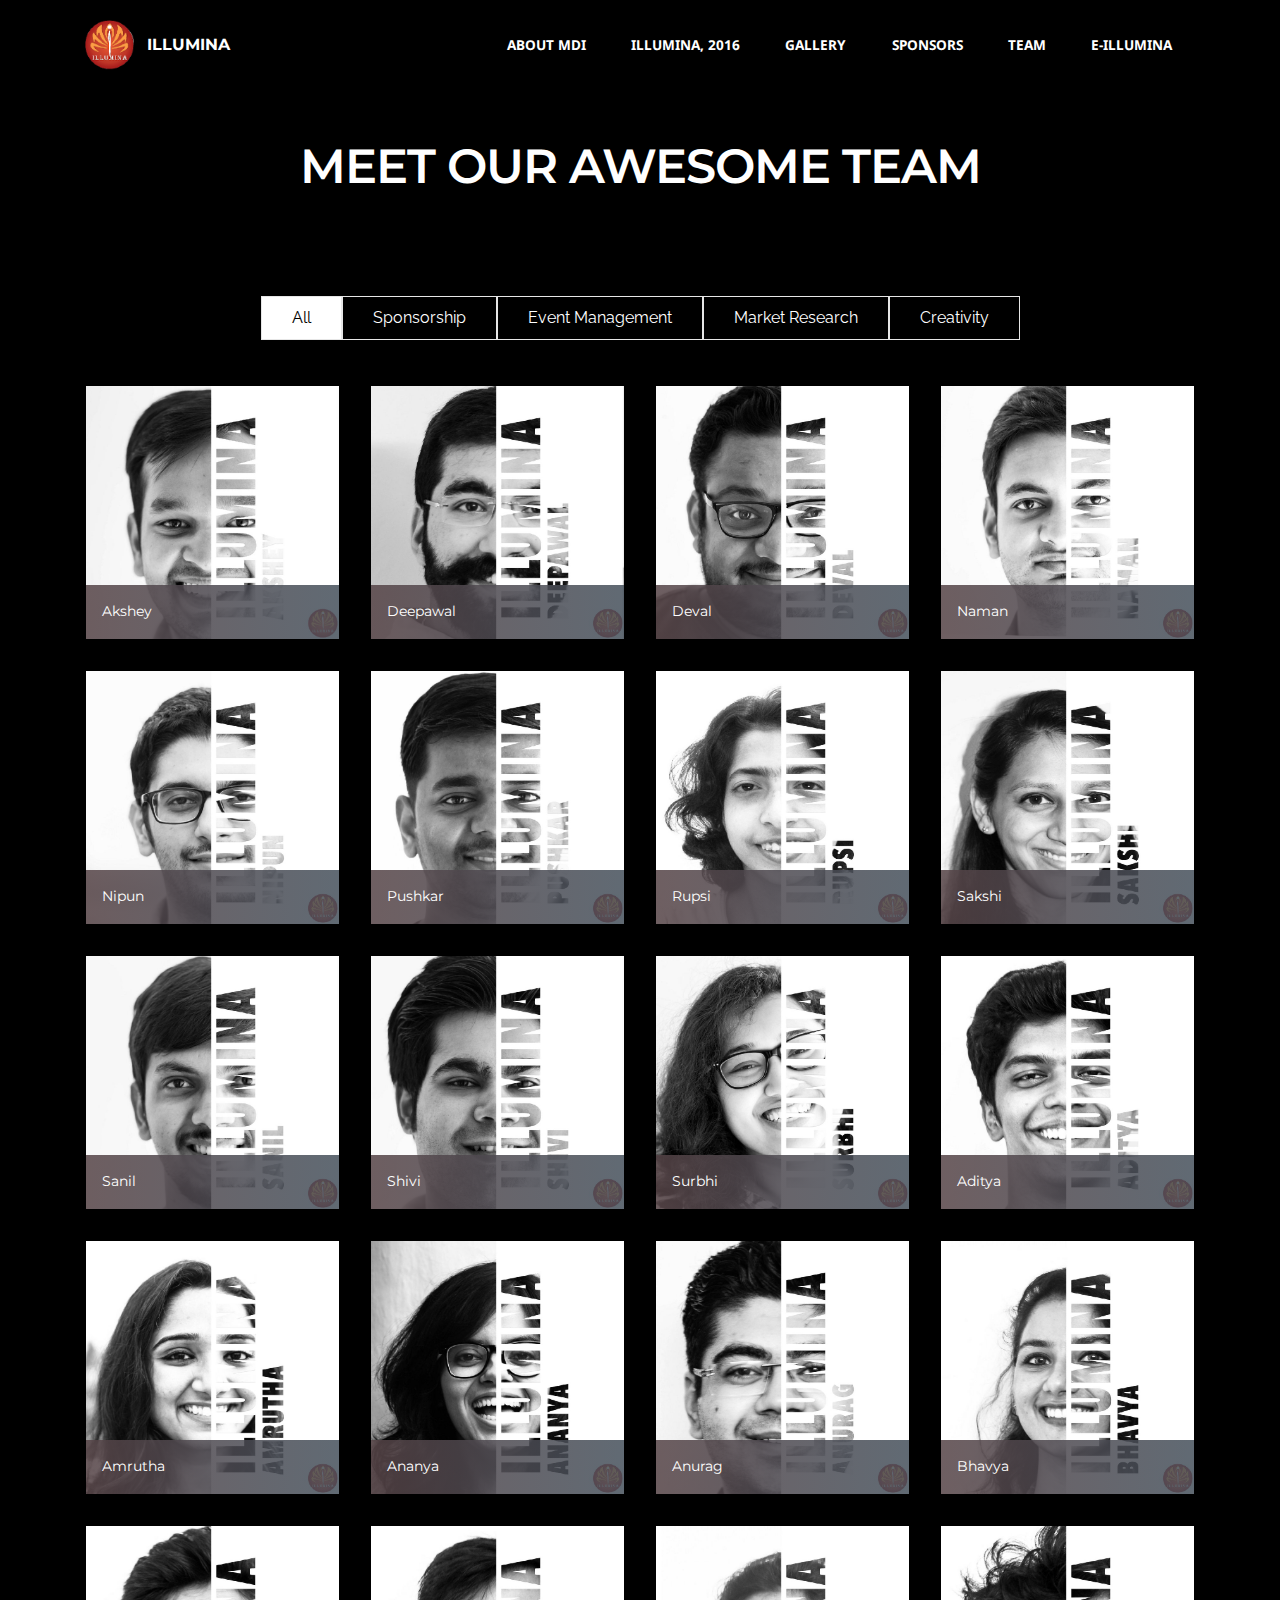
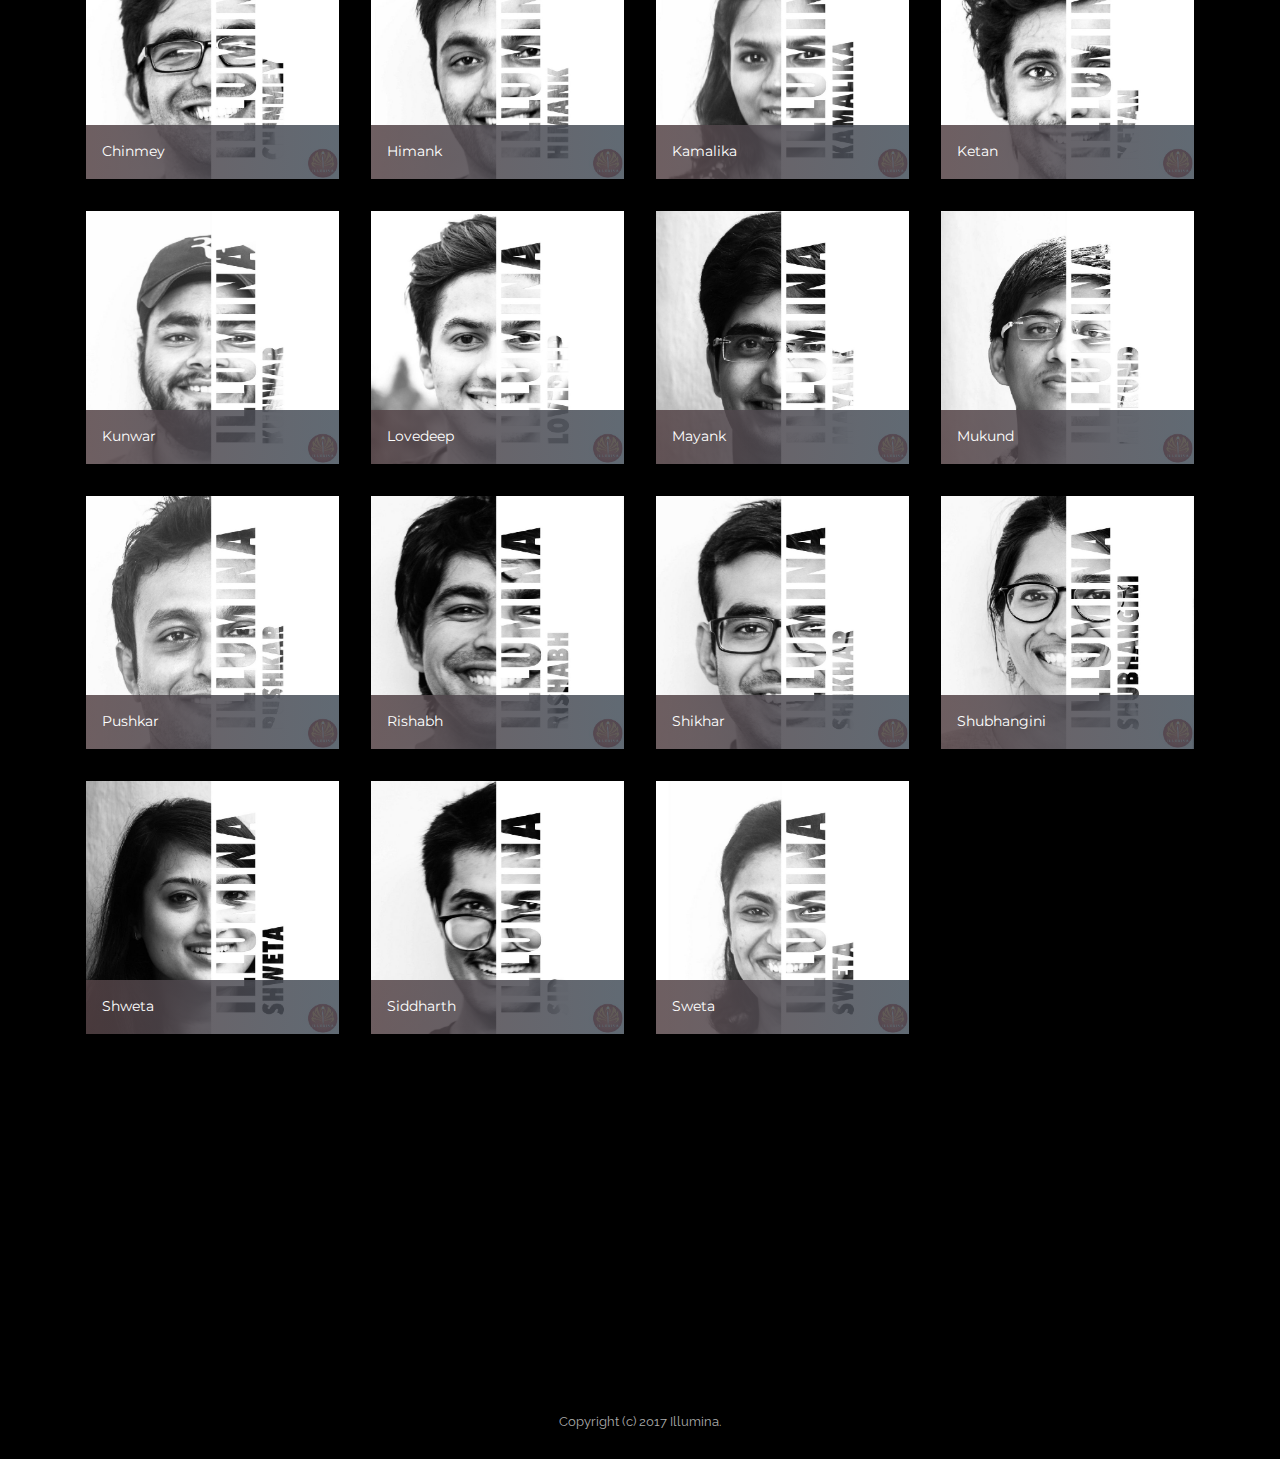
<file: team.html>
<!DOCTYPE html>
<html>
<head>
  <!-- Site made with Mobirise Website Builder v3.6.3, https://mobirise.com -->
  <meta charset="UTF-8">
  <meta http-equiv="X-UA-Compatible" content="IE=edge">
  <meta name="generator" content="Mobirise v3.6.3, mobirise.com">
  <meta name="viewport" content="width=device-width, initial-scale=1">
  <link rel="shortcut icon" href="assets/images/logo-125x128-3.png" type="image/x-icon">
  <meta name="description" content="">
  <title>Team Illumina</title>
  <link rel="stylesheet" href="https://fonts.googleapis.com/css?family=Lora:400,700,400italic,700italic&amp;subset=latin">
  <link rel="stylesheet" href="https://fonts.googleapis.com/css?family=Montserrat:400,700">
  <link rel="stylesheet" href="https://fonts.googleapis.com/css?family=Raleway:400,100,200,300,500,600,700,800,900">
  <link rel="stylesheet" href="assets/et-line-font-plugin/style.css">
  <link rel="stylesheet" href="assets/bootstrap-material-design-font/css/material.css">
  <link rel="stylesheet" href="assets/tether/tether.min.css">
  <link rel="stylesheet" href="assets/bootstrap/css/bootstrap.min.css">
  <link rel="stylesheet" href="assets/socicon/css/socicon.min.css">
  <link rel="stylesheet" href="assets/animate.css/animate.min.css">
  <link rel="stylesheet" href="assets/dropdown/css/style.css">
  <link rel="stylesheet" href="assets/theme/css/style.css">
  <link rel="stylesheet" href="assets/mobirise-gallery/style.css">
  <link rel="stylesheet" href="assets/mobirise/css/mbr-additional.css" type="text/css">
  
  
  
</head>
<body>

<!-- Google Analytics -->
<script>
  (function(i,s,o,g,r,a,m){i['GoogleAnalyticsObject']=r;i[r]=i[r]||function(){
  (i[r].q=i[r].q||[]).push(arguments)},i[r].l=1*new Date();a=s.createElement(o),
  m=s.getElementsByTagName(o)[0];a.async=1;a.src=g;m.parentNode.insertBefore(a,m)
  })(window,document,'script','https://www.google-analytics.com/analytics.js','ga');

  ga('create', 'UA-84548160-1', 'auto');
  ga('send', 'pageview');

</script>
<!-- /Google Analytics -->


<section id="menu-0">

    <nav class="navbar navbar-dropdown">
        <div class="container">

            <div class="mbr-table">
                <div class="mbr-table-cell">

                    <div class="navbar-brand">
                        <a href="#top" class="navbar-logo"><img src="assets/images/logo-125x128-3.png" alt="Illumina"></a>
                        <a class="navbar-caption" href="index.html">ILLUMINA</a>
                    </div>

                </div>
                <div class="mbr-table-cell">

                    <button class="navbar-toggler pull-xs-right hidden-md-up" type="button" data-toggle="collapse" data-target="#exCollapsingNavbar">
                        <div class="hamburger-icon"></div>
                    </button>
<ul class="nav-dropdown collapse pull-xs-right nav navbar-nav navbar-toggleable-sm" id="exCollapsingNavbar"><li class="nav-item"><a class="nav-link link" href="index.html#header1-2">ABOUT MDI</a></li><li class="nav-item"><a class="nav-link link" href="illumina.html">ILLUMINA, 2016</a></li><li class="nav-item"><a class="nav-link link" href="index.html#msg-box8-0">GALLERY</a></li><li class="nav-item"><a class="nav-link link" href="sponsors.html">SPONSORS</a></li><li class="nav-item"><a class="nav-link link" href="team.html">TEAM</a></li><li class="nav-item dropdown"><a class="nav-link link" href="eillumina.html" aria-expanded="false">E-ILLUMINA</a></li></ul>
                  
                    <button hidden="" class="navbar-toggler navbar-close" type="button" data-toggle="collapse" data-target="#exCollapsingNavbar">
                        <div class="close-icon"></div>
                    </button>

                </div>
            </div>

        </div>
    </nav>

</section>

<section class="engine"></section><section class="mbr-section mbr-section__container mbr-after-navbar" id="team-header3-0" style="background-color: rgb(0, 0, 0); padding-top: 140px; padding-bottom: 0px;">
    <div class="container">
        <div class="row">
            <div class="col-xs-12">
                <h3 class="mbr-section-title display-2">MEET OUR AWESOME TEAM</h3>
                
            </div>
        </div>
    </div>
</section>

<section class="mbr-gallery mbr-section mbr-section-nopadding mbr-slider-carousel" id="gallery3-0" data-filter="true" style="background-color: rgb(0, 0, 0); padding-top: 3rem; padding-bottom: 1.5rem;">
    <!-- Filter -->
    <div class="mbr-gallery-filter container gallery-filter-active gallery-filter__bg">
    </div>

    <!-- Gallery -->
    <div class="mbr-gallery-row container">
        <div class=" mbr-gallery-layout-default">
            <div>
                <div>
                    <div class="mbr-gallery-item mbr-gallery-item__mobirise3 mbr-gallery-item--p1" data-tags="Sponsorship" data-video-url="false">
                        <div href="#lb-gallery3-0" data-slide-to="0" data-toggle="modal">
                            
                            

                            <img alt="" src="assets/images/akshey-2000x2000-29-2000x2000-61.jpg">
                            
                            <span class="icon-focus"></span>
                            <span class="mbr-gallery-title">Akshey</span>
                        </div>
                    </div><div class="mbr-gallery-item mbr-gallery-item__mobirise3 mbr-gallery-item--p1" data-tags="Event Management" data-video-url="false">
                        <div href="#lb-gallery3-0" data-slide-to="1" data-toggle="modal">
                            
                            

                            <img alt="" src="assets/images/deepawal-2000x2000-59-2000x2000-99.jpg">
                            
                            <span class="icon-focus"></span>
                            <span class="mbr-gallery-title">Deepawal</span>
                        </div>
                    </div><div class="mbr-gallery-item mbr-gallery-item__mobirise3 mbr-gallery-item--p1" data-tags="Event Management" data-video-url="false">
                        <div href="#lb-gallery3-0" data-slide-to="2" data-toggle="modal">
                            
                            

                            <img alt="" src="assets/images/deval-2000x2000-44-2000x2000-62.jpg">
                            
                            <span class="icon-focus"></span>
                            <span class="mbr-gallery-title">Deval</span>
                        </div>
                    </div><div class="mbr-gallery-item mbr-gallery-item__mobirise3 mbr-gallery-item--p1" data-tags="Market Research" data-video-url="false">
                        <div href="#lb-gallery3-0" data-slide-to="3" data-toggle="modal">
                            
                            

                            <img alt="" src="assets/images/naman-2000x2000-52-2000x2000-62.jpg">
                            
                            <span class="icon-focus"></span>
                            <span class="mbr-gallery-title">Naman</span>
                        </div>
                    </div><div class="mbr-gallery-item mbr-gallery-item__mobirise3 mbr-gallery-item--p1" data-tags="Market Research" data-video-url="false">
                        <div href="#lb-gallery3-0" data-slide-to="4" data-toggle="modal">
                            
                            

                            <img alt="" src="assets/images/nipun-2000x2000-83-2000x2000-31.jpg">
                            
                            <span class="icon-focus"></span>
                            <span class="mbr-gallery-title">Nipun</span>
                        </div>
                    </div><div class="mbr-gallery-item mbr-gallery-item__mobirise3 mbr-gallery-item--p1" data-tags="Creativity" data-video-url="false">
                        <div href="#lb-gallery3-0" data-slide-to="5" data-toggle="modal">
                            
                            

                            <img alt="" src="assets/images/pushkar-2000x2000-65-2000x2000-52.jpg">
                            
                            <span class="icon-focus"></span>
                            <span class="mbr-gallery-title">Pushkar</span>
                        </div>
                    </div><div class="mbr-gallery-item mbr-gallery-item__mobirise3 mbr-gallery-item--p1" data-tags="Event Management" data-video-url="false">
                        <div href="#lb-gallery3-0" data-slide-to="6" data-toggle="modal">
                            
                            

                            <img alt="" src="assets/images/rupsi-2000x2000-80-2000x2000-4.jpg">
                            
                            <span class="icon-focus"></span>
                            <span class="mbr-gallery-title">Rupsi</span>
                        </div>
                    </div><div class="mbr-gallery-item mbr-gallery-item__mobirise3 mbr-gallery-item--p1" data-tags="Event Management" data-video-url="false">
                        <div href="#lb-gallery3-0" data-slide-to="7" data-toggle="modal">
                            
                            

                            <img alt="" src="assets/images/sakshi-2000x2000-52-2000x2000-1.jpg">
                            
                            <span class="icon-focus"></span>
                            <span class="mbr-gallery-title">Sakshi</span>
                        </div>
                    </div><div class="mbr-gallery-item mbr-gallery-item__mobirise3 mbr-gallery-item--p1" data-tags="Sponsorship" data-video-url="false">
                        <div href="#lb-gallery3-0" data-slide-to="8" data-toggle="modal">
                            
                            

                            <img alt="" src="assets/images/sanil-2000x2000-76-2000x2000-78.jpg">
                            
                            <span class="icon-focus"></span>
                            <span class="mbr-gallery-title">Sanil</span>
                        </div>
                    </div><div class="mbr-gallery-item mbr-gallery-item__mobirise3 mbr-gallery-item--p1" data-tags="Event Management" data-video-url="false">
                        <div href="#lb-gallery3-0" data-slide-to="9" data-toggle="modal">
                            
                            

                            <img alt="" src="assets/images/shivi-2000x2000-98-2000x2000-8.jpg">
                            
                            <span class="icon-focus"></span>
                            <span class="mbr-gallery-title">Shivi</span>
                        </div>
                    </div><div class="mbr-gallery-item mbr-gallery-item__mobirise3 mbr-gallery-item--p1" data-tags="Creativity" data-video-url="false">
                        <div href="#lb-gallery3-0" data-slide-to="10" data-toggle="modal">
                            
                            

                            <img alt="" src="assets/images/surbhi-2000x2000-49-2000x2000-3.jpg">
                            
                            <span class="icon-focus"></span>
                            <span class="mbr-gallery-title">Surbhi</span>
                        </div>
                    </div><div class="mbr-gallery-item mbr-gallery-item__mobirise3 mbr-gallery-item--p1" data-tags="Event Management" data-video-url="false">
                        <div href="#lb-gallery3-0" data-slide-to="11" data-toggle="modal">
                            
                            

                            <img alt="" src="assets/images/aditya-2000x2000-16-2000x2000-8.jpg">
                            
                            <span class="icon-focus"></span>
                            <span class="mbr-gallery-title">Aditya</span>
                        </div>
                    </div><div class="mbr-gallery-item mbr-gallery-item__mobirise3 mbr-gallery-item--p1" data-tags="Event Management" data-video-url="false">
                        <div href="#lb-gallery3-0" data-slide-to="12" data-toggle="modal">
                            
                            

                            <img alt="" src="assets/images/amrutha-2000x2000-74-2000x2000-57.jpg">
                            
                            <span class="icon-focus"></span>
                            <span class="mbr-gallery-title">Amrutha</span>
                        </div>
                    </div><div class="mbr-gallery-item mbr-gallery-item__mobirise3 mbr-gallery-item--p1" data-tags="Creativity" data-video-url="false">
                        <div href="#lb-gallery3-0" data-slide-to="13" data-toggle="modal">
                            
                            

                            <img alt="" src="assets/images/annie2-2000x2000-86-2000x2000-14.jpg">
                            
                            <span class="icon-focus"></span>
                            <span class="mbr-gallery-title">Ananya</span>
                        </div>
                    </div><div class="mbr-gallery-item mbr-gallery-item__mobirise3 mbr-gallery-item--p1" data-tags="Market Research" data-video-url="false">
                        <div href="#lb-gallery3-0" data-slide-to="14" data-toggle="modal">
                            
                            

                            <img alt="" src="assets/images/anurag-2000x2000-73-2000x2000-29.jpg">
                            
                            <span class="icon-focus"></span>
                            <span class="mbr-gallery-title">Anurag</span>
                        </div>
                    </div><div class="mbr-gallery-item mbr-gallery-item__mobirise3 mbr-gallery-item--p1" data-tags="Creativity" data-video-url="false">
                        <div href="#lb-gallery3-0" data-slide-to="15" data-toggle="modal">
                            
                            

                            <img alt="" src="assets/images/bhavya-2000x2000-75-2000x2000-17.jpg">
                            
                            <span class="icon-focus"></span>
                            <span class="mbr-gallery-title">Bhavya</span>
                        </div>
                    </div><div class="mbr-gallery-item mbr-gallery-item__mobirise3 mbr-gallery-item--p1" data-tags="Event Management" data-video-url="false">
                        <div href="#lb-gallery3-0" data-slide-to="16" data-toggle="modal">
                            
                            

                            <img alt="" src="assets/images/chinmey-2000x2000-3-2000x2000-98.jpg">
                            
                            <span class="icon-focus"></span>
                            <span class="mbr-gallery-title">Chinmey</span>
                        </div>
                    </div><div class="mbr-gallery-item mbr-gallery-item__mobirise3 mbr-gallery-item--p1" data-tags="Event Management" data-video-url="false">
                        <div href="#lb-gallery3-0" data-slide-to="17" data-toggle="modal">
                            
                            

                            <img alt="" src="assets/images/himank-2000x2000-35-2000x2000-12.jpg">
                            
                            <span class="icon-focus"></span>
                            <span class="mbr-gallery-title">Himank</span>
                        </div>
                    </div><div class="mbr-gallery-item mbr-gallery-item__mobirise3 mbr-gallery-item--p1" data-tags="Creativity" data-video-url="false">
                        <div href="#lb-gallery3-0" data-slide-to="18" data-toggle="modal">
                            
                            

                            <img alt="" src="assets/images/kamalika-2000x2000-23-2000x2000-84.jpg">
                            
                            <span class="icon-focus"></span>
                            <span class="mbr-gallery-title">Kamalika</span>
                        </div>
                    </div><div class="mbr-gallery-item mbr-gallery-item__mobirise3 mbr-gallery-item--p1" data-tags="Sponsorship" data-video-url="false">
                        <div href="#lb-gallery3-0" data-slide-to="19" data-toggle="modal">
                            
                            

                            <img alt="" src="assets/images/ketan-2000x2000-10-2000x2000-78.jpg">
                            
                            <span class="icon-focus"></span>
                            <span class="mbr-gallery-title">Ketan</span>
                        </div>
                    </div><div class="mbr-gallery-item mbr-gallery-item__mobirise3 mbr-gallery-item--p1" data-tags="Event Management" data-video-url="false">
                        <div href="#lb-gallery3-0" data-slide-to="20" data-toggle="modal">
                            
                            

                            <img alt="" src="assets/images/kunwar-2000x2000-47-2000x2000-12.jpg">
                            
                            <span class="icon-focus"></span>
                            <span class="mbr-gallery-title">Kunwar</span>
                        </div>
                    </div><div class="mbr-gallery-item mbr-gallery-item__mobirise3 mbr-gallery-item--p1" data-tags="Event Management" data-video-url="false">
                        <div href="#lb-gallery3-0" data-slide-to="21" data-toggle="modal">
                            
                            

                            <img alt="" src="assets/images/lovedeep-2000x2000-43-2000x2000-50.jpg">
                            
                            <span class="icon-focus"></span>
                            <span class="mbr-gallery-title">Lovedeep</span>
                        </div>
                    </div><div class="mbr-gallery-item mbr-gallery-item__mobirise3 mbr-gallery-item--p1" data-tags="Sponsorship" data-video-url="false">
                        <div href="#lb-gallery3-0" data-slide-to="22" data-toggle="modal">
                            
                            

                            <img alt="" src="assets/images/mayank-2000x2000-6-2000x2000-72.jpg">
                            
                            <span class="icon-focus"></span>
                            <span class="mbr-gallery-title">Mayank</span>
                        </div>
                    </div><div class="mbr-gallery-item mbr-gallery-item__mobirise3 mbr-gallery-item--p1" data-tags="Creativity" data-video-url="false">
                        <div href="#lb-gallery3-0" data-slide-to="23" data-toggle="modal">
                            
                            

                            <img alt="" src="assets/images/mukund-2000x2000-80-2000x2000-48.jpg">
                            
                            <span class="icon-focus"></span>
                            <span class="mbr-gallery-title">Mukund</span>
                        </div>
                    </div><div class="mbr-gallery-item mbr-gallery-item__mobirise3 mbr-gallery-item--p1" data-tags="Event Management" data-video-url="false">
                        <div href="#lb-gallery3-0" data-slide-to="24" data-toggle="modal">
                            
                            

                            <img alt="" src="assets/images/pushkar-raj-2000x2000-92-2000x2000-59.jpg">
                            
                            <span class="icon-focus"></span>
                            <span class="mbr-gallery-title">Pushkar</span>
                        </div>
                    </div><div class="mbr-gallery-item mbr-gallery-item__mobirise3 mbr-gallery-item--p1" data-tags="Sponsorship" data-video-url="false">
                        <div href="#lb-gallery3-0" data-slide-to="25" data-toggle="modal">
                            
                            

                            <img alt="" src="assets/images/rishabh-2000x2000-82-2000x2000-70.jpg">
                            
                            <span class="icon-focus"></span>
                            <span class="mbr-gallery-title">Rishabh</span>
                        </div>
                    </div><div class="mbr-gallery-item mbr-gallery-item__mobirise3 mbr-gallery-item--p1" data-tags="Event Management" data-video-url="false">
                        <div href="#lb-gallery3-0" data-slide-to="26" data-toggle="modal">
                            
                            

                            <img alt="" src="assets/images/shikhar-2000x2000-34-2000x2000-52.jpg">
                            
                            <span class="icon-focus"></span>
                            <span class="mbr-gallery-title">Shikhar</span>
                        </div>
                    </div><div class="mbr-gallery-item mbr-gallery-item__mobirise3 mbr-gallery-item--p1" data-tags="Market Research" data-video-url="false">
                        <div href="#lb-gallery3-0" data-slide-to="27" data-toggle="modal">
                            
                            

                            <img alt="" src="assets/images/shubhangini-2000x2000-36-2000x2000-67.jpg">
                            
                            <span class="icon-focus"></span>
                            <span class="mbr-gallery-title">Shubhangini</span>
                        </div>
                    </div><div class="mbr-gallery-item mbr-gallery-item__mobirise3 mbr-gallery-item--p1" data-tags="Sponsorship" data-video-url="false">
                        <div href="#lb-gallery3-0" data-slide-to="28" data-toggle="modal">
                            
                            

                            <img alt="" src="assets/images/shweta-2000x2000-96-2000x2000-32.jpg">
                            
                            <span class="icon-focus"></span>
                            <span class="mbr-gallery-title">Shweta</span>
                        </div>
                    </div><div class="mbr-gallery-item mbr-gallery-item__mobirise3 mbr-gallery-item--p1" data-tags="Market Research" data-video-url="false">
                        <div href="#lb-gallery3-0" data-slide-to="29" data-toggle="modal">
                            
                            

                            <img alt="" src="assets/images/siddharth-2000x2000-90-2000x2000-29.jpg">
                            
                            <span class="icon-focus"></span>
                            <span class="mbr-gallery-title">Siddharth</span>
                        </div>
                    </div><div class="mbr-gallery-item mbr-gallery-item__mobirise3 mbr-gallery-item--p1" data-tags="Market Research" data-video-url="false">
                        <div href="#lb-gallery3-0" data-slide-to="30" data-toggle="modal">
                            
                            

                            <img alt="" src="assets/images/sweta-2000x2000-19-2000x2000-85.jpg">
                            
                            <span class="icon-focus"></span>
                            <span class="mbr-gallery-title">Sweta</span>
                        </div>
                    </div>
                </div>
            </div>
            <div class="clearfix"></div>
        </div>
    </div>

    <!-- Lightbox -->
    <div data-app-prevent-settings="" class="mbr-slider modal fade carousel slide" tabindex="-1" data-keyboard="true" data-interval="false" id="lb-gallery3-0">
        <div class="modal-dialog">
            <div class="modal-content">
                <div class="modal-body">
                    <ol class="carousel-indicators">
                        <li data-app-prevent-settings="" data-target="#lb-gallery3-0" class=" active" data-slide-to="0"></li><li data-app-prevent-settings="" data-target="#lb-gallery3-0" data-slide-to="1"></li><li data-app-prevent-settings="" data-target="#lb-gallery3-0" data-slide-to="2"></li><li data-app-prevent-settings="" data-target="#lb-gallery3-0" data-slide-to="3"></li><li data-app-prevent-settings="" data-target="#lb-gallery3-0" data-slide-to="4"></li><li data-app-prevent-settings="" data-target="#lb-gallery3-0" data-slide-to="5"></li><li data-app-prevent-settings="" data-target="#lb-gallery3-0" data-slide-to="6"></li><li data-app-prevent-settings="" data-target="#lb-gallery3-0" data-slide-to="7"></li><li data-app-prevent-settings="" data-target="#lb-gallery3-0" data-slide-to="8"></li><li data-app-prevent-settings="" data-target="#lb-gallery3-0" data-slide-to="9"></li><li data-app-prevent-settings="" data-target="#lb-gallery3-0" data-slide-to="10"></li><li data-app-prevent-settings="" data-target="#lb-gallery3-0" data-slide-to="11"></li><li data-app-prevent-settings="" data-target="#lb-gallery3-0" data-slide-to="12"></li><li data-app-prevent-settings="" data-target="#lb-gallery3-0" data-slide-to="13"></li><li data-app-prevent-settings="" data-target="#lb-gallery3-0" data-slide-to="14"></li><li data-app-prevent-settings="" data-target="#lb-gallery3-0" data-slide-to="15"></li><li data-app-prevent-settings="" data-target="#lb-gallery3-0" data-slide-to="16"></li><li data-app-prevent-settings="" data-target="#lb-gallery3-0" data-slide-to="17"></li><li data-app-prevent-settings="" data-target="#lb-gallery3-0" data-slide-to="18"></li><li data-app-prevent-settings="" data-target="#lb-gallery3-0" data-slide-to="19"></li><li data-app-prevent-settings="" data-target="#lb-gallery3-0" data-slide-to="20"></li><li data-app-prevent-settings="" data-target="#lb-gallery3-0" data-slide-to="21"></li><li data-app-prevent-settings="" data-target="#lb-gallery3-0" data-slide-to="22"></li><li data-app-prevent-settings="" data-target="#lb-gallery3-0" data-slide-to="23"></li><li data-app-prevent-settings="" data-target="#lb-gallery3-0" data-slide-to="24"></li><li data-app-prevent-settings="" data-target="#lb-gallery3-0" data-slide-to="25"></li><li data-app-prevent-settings="" data-target="#lb-gallery3-0" data-slide-to="26"></li><li data-app-prevent-settings="" data-target="#lb-gallery3-0" data-slide-to="27"></li><li data-app-prevent-settings="" data-target="#lb-gallery3-0" data-slide-to="28"></li><li data-app-prevent-settings="" data-target="#lb-gallery3-0" data-slide-to="29"></li><li data-app-prevent-settings="" data-target="#lb-gallery3-0" data-slide-to="30"></li>
                    </ol>
                    <div class="carousel-inner">
                        <div class="carousel-item active">
                            <img alt="" src="assets/images/akshey-2000x2000-29.jpg">
                        </div><div class="carousel-item">
                            <img alt="" src="assets/images/deepawal-2000x2000-59.jpg">
                        </div><div class="carousel-item">
                            <img alt="" src="assets/images/deval-2000x2000-44.jpg">
                        </div><div class="carousel-item">
                            <img alt="" src="assets/images/naman-2000x2000-52.jpg">
                        </div><div class="carousel-item">
                            <img alt="" src="assets/images/nipun-2000x2000-83.jpg">
                        </div><div class="carousel-item">
                            <img alt="" src="assets/images/pushkar-2000x2000-65.jpg">
                        </div><div class="carousel-item">
                            <img alt="" src="assets/images/rupsi-2000x2000-80.jpg">
                        </div><div class="carousel-item">
                            <img alt="" src="assets/images/sakshi-2000x2000-52.jpg">
                        </div><div class="carousel-item">
                            <img alt="" src="assets/images/sanil-2000x2000-76.jpg">
                        </div><div class="carousel-item">
                            <img alt="" src="assets/images/shivi-2000x2000-98.jpg">
                        </div><div class="carousel-item">
                            <img alt="" src="assets/images/surbhi-2000x2000-49.jpg">
                        </div><div class="carousel-item">
                            <img alt="" src="assets/images/aditya-2000x2000-16.jpg">
                        </div><div class="carousel-item">
                            <img alt="" src="assets/images/amrutha-2000x2000-74.jpg">
                        </div><div class="carousel-item">
                            <img alt="" src="assets/images/annie2-2000x2000-86.jpg">
                        </div><div class="carousel-item">
                            <img alt="" src="assets/images/anurag-2000x2000-73.jpg">
                        </div><div class="carousel-item">
                            <img alt="" src="assets/images/bhavya-2000x2000-75.jpg">
                        </div><div class="carousel-item">
                            <img alt="" src="assets/images/chinmey-2000x2000-3.jpg">
                        </div><div class="carousel-item">
                            <img alt="" src="assets/images/himank-2000x2000-35.jpg">
                        </div><div class="carousel-item">
                            <img alt="" src="assets/images/kamalika-2000x2000-23.jpg">
                        </div><div class="carousel-item">
                            <img alt="" src="assets/images/ketan-2000x2000-10.jpg">
                        </div><div class="carousel-item">
                            <img alt="" src="assets/images/kunwar-2000x2000-47.jpg">
                        </div><div class="carousel-item">
                            <img alt="" src="assets/images/lovedeep-2000x2000-43.jpg">
                        </div><div class="carousel-item">
                            <img alt="" src="assets/images/mayank-2000x2000-6.jpg">
                        </div><div class="carousel-item">
                            <img alt="" src="assets/images/mukund-2000x2000-80.jpg">
                        </div><div class="carousel-item">
                            <img alt="" src="assets/images/pushkar-raj-2000x2000-92.jpg">
                        </div><div class="carousel-item">
                            <img alt="" src="assets/images/rishabh-2000x2000-82.jpg">
                        </div><div class="carousel-item">
                            <img alt="" src="assets/images/shikhar-2000x2000-34.jpg">
                        </div><div class="carousel-item">
                            <img alt="" src="assets/images/shubhangini-2000x2000-36.jpg">
                        </div><div class="carousel-item">
                            <img alt="" src="assets/images/shweta-2000x2000-96.jpg">
                        </div><div class="carousel-item">
                            <img alt="" src="assets/images/siddharth-2000x2000-90.jpg">
                        </div><div class="carousel-item">
                            <img alt="" src="assets/images/sweta-2000x2000-19.jpg">
                        </div>
                    </div>
                    <a class="left carousel-control" role="button" data-slide="prev" href="#lb-gallery3-0">
                        <span class="icon-prev" aria-hidden="true"></span>
                        <span class="sr-only">Previous</span>
                    </a>
                    <a class="right carousel-control" role="button" data-slide="next" href="#lb-gallery3-0">
                        <span class="icon-next" aria-hidden="true"></span>
                        <span class="sr-only">Next</span>
                    </a>

                    <a class="close" href="#" role="button" data-dismiss="modal">
                        <span aria-hidden="true">×</span>
                        <span class="sr-only">Close</span>
                    </a>
                </div>
            </div>
        </div>
    </div>
</section>

<section class="mbr-section mbr-section-md-padding mbr-footer footer1" id="contacts1-0" style="background-color: rgb(0, 0, 0); padding-top: 90px; padding-bottom: 90px;">
    
    <div class="container">
        <div class="row">
            <div class="mbr-footer-content col-xs-12 col-md-3">
                <div><img src="assets/images/logo-128x130-65.png"></div>
            </div>
            <div class="mbr-footer-content col-xs-12 col-md-3">
                <p><strong>Address</strong><br>Management Development Institute,<br>Sukhrali, Gurgaon, 122007</p>
            </div>
            <div class="mbr-footer-content col-xs-12 col-md-3">
                <p><strong>Contacts</strong><br>
Email: illumina@mdi.ac.in<br>
Phone:&nbsp;+91 -99530 52378<br></p>
            </div>
            <div class="mbr-footer-content col-xs-12 col-md-3">
                <p></p>
            </div>

        </div>
    </div>
</section>

<footer class="mbr-small-footer mbr-section mbr-section-nopadding" id="footer1-0" style="background-color: rgb(0, 0, 0); padding-top: 1.75rem; padding-bottom: 1.75rem;">
    
    <div class="container">
        <p class="text-xs-center">Copyright (c) 2017 Illumina.</p>
    </div>
</footer>


  <script src="assets/web/assets/jquery/jquery.min.js"></script>
  <script src="assets/tether/tether.min.js"></script>
  <script src="assets/bootstrap/js/bootstrap.min.js"></script>
  <script src="assets/smooth-scroll/SmoothScroll.js"></script>
  <script src="assets/viewportChecker/jquery.viewportchecker.js"></script>
  <script src="assets/masonry/masonry.pkgd.min.js"></script>
  <script src="assets/imagesloaded/imagesloaded.pkgd.min.js"></script>
  <script src="assets/bootstrap-carousel-swipe/bootstrap-carousel-swipe.js"></script>
  <script src="assets/dropdown/js/script.min.js"></script>
  <script src="assets/touchSwipe/jquery.touchSwipe.min.js"></script>
  <script src="assets/theme/js/script.js"></script>
  <script src="assets/mobirise-gallery/script.js"></script>
  
  
  <input name="animation" type="hidden">
  </body>
</html>
</file>
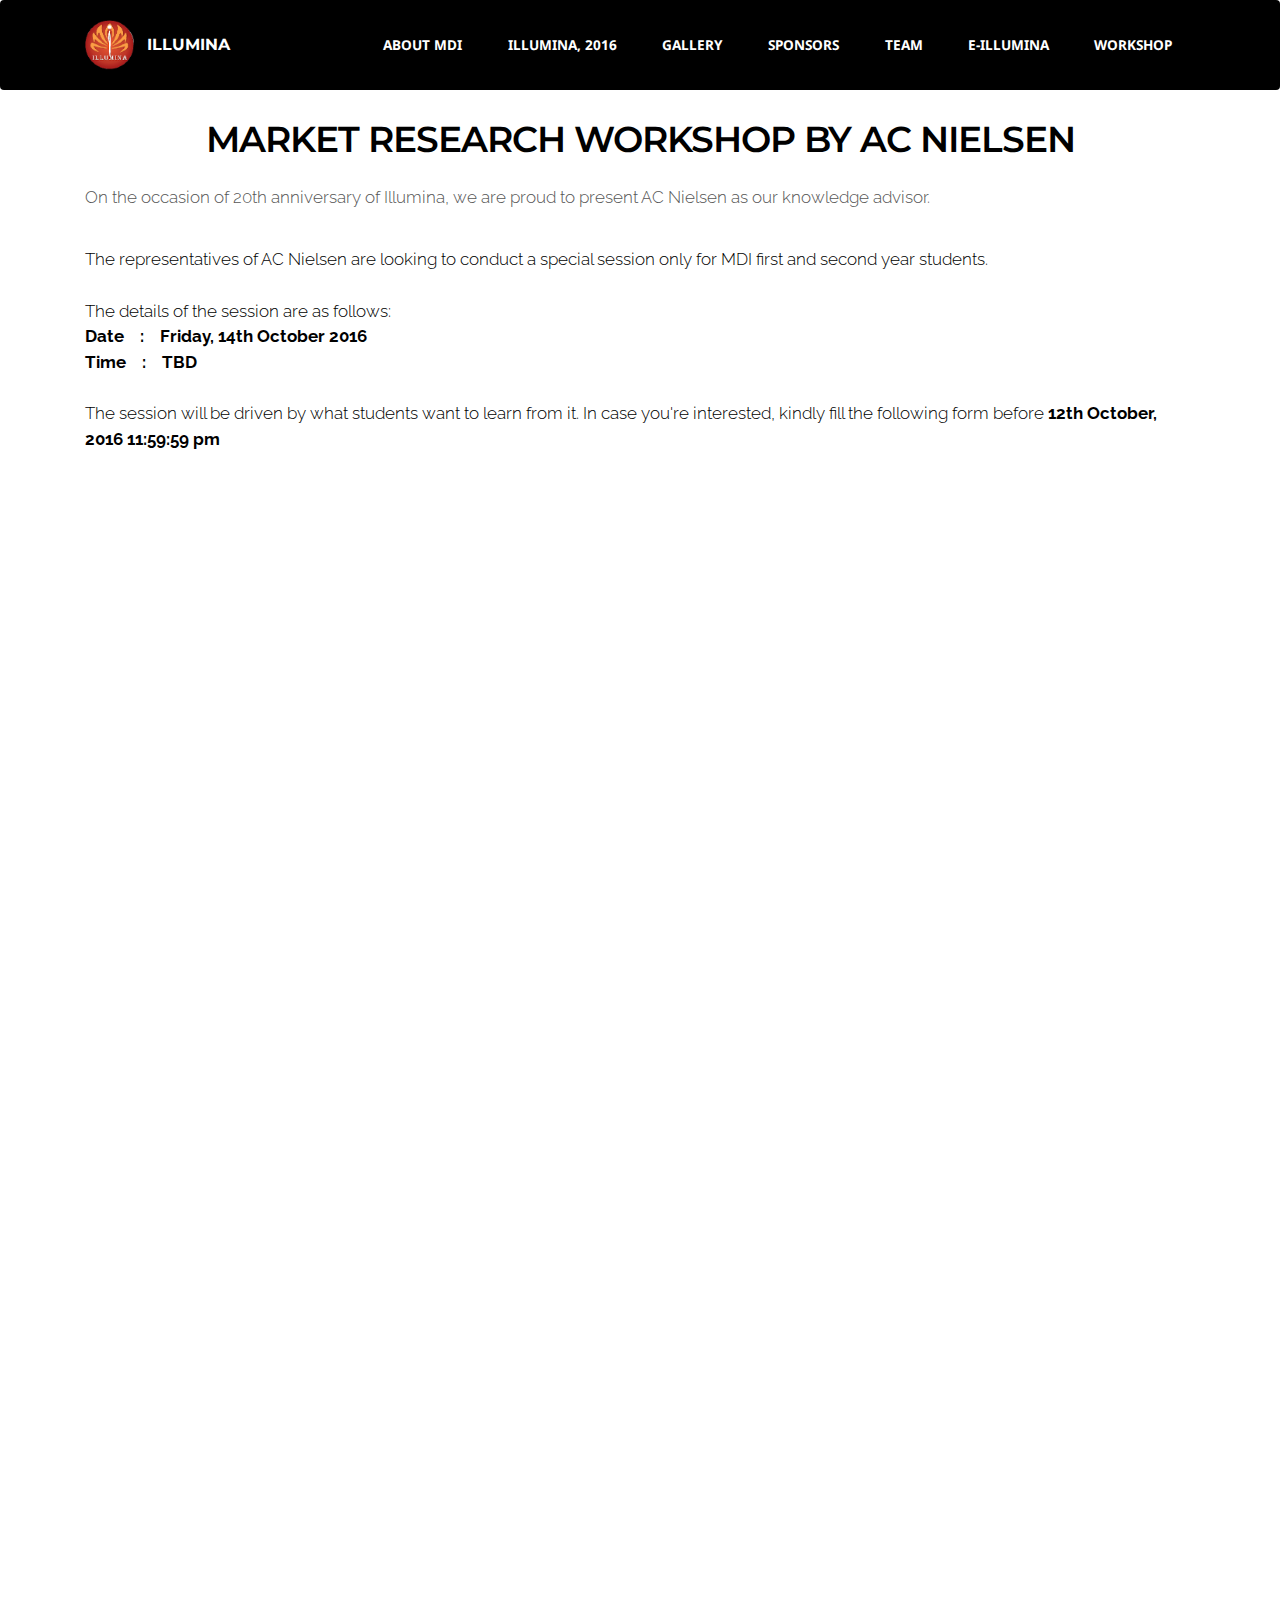
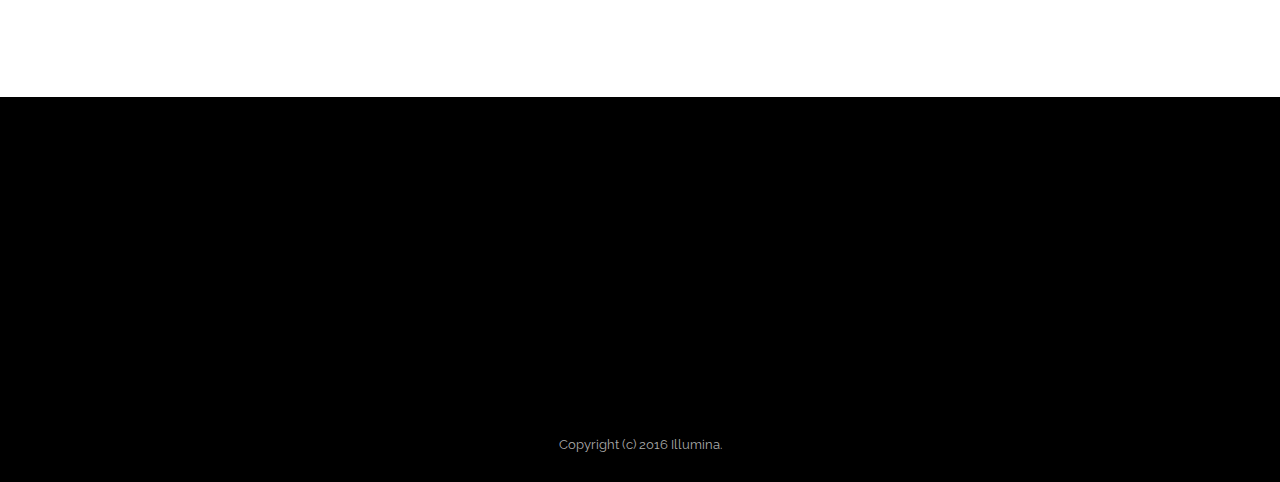
<file: workshop.html>
<!DOCTYPE html>
<html>
<head>
  <!-- Site made with Mobirise Website Builder v3.6.3, https://mobirise.com -->
  <meta charset="UTF-8">
  <meta http-equiv="X-UA-Compatible" content="IE=edge">
  <meta name="generator" content="Mobirise v3.6.3, mobirise.com">
  <meta name="viewport" content="width=device-width, initial-scale=1">
  <link rel="shortcut icon" href="assets/images/logo-125x128-3.png" type="image/x-icon">
  <meta name="description" content="">
  <title>Workshop</title>
  <link rel="stylesheet" href="https://fonts.googleapis.com/css?family=Lora:400,700,400italic,700italic&amp;subset=latin">
  <link rel="stylesheet" href="https://fonts.googleapis.com/css?family=Montserrat:400,700">
  <link rel="stylesheet" href="https://fonts.googleapis.com/css?family=Raleway:400,100,200,300,500,600,700,800,900">
  <link rel="stylesheet" href="assets/et-line-font-plugin/style.css">
  <link rel="stylesheet" href="assets/bootstrap-material-design-font/css/material.css">
  <link rel="stylesheet" href="assets/tether/tether.min.css">
  <link rel="stylesheet" href="assets/bootstrap/css/bootstrap.min.css">
  <link rel="stylesheet" href="assets/socicon/css/socicon.min.css">
  <link rel="stylesheet" href="assets/animate.css/animate.min.css">
  <link rel="stylesheet" href="assets/dropdown/css/style.css">
  <link rel="stylesheet" href="assets/theme/css/style.css">
  <link rel="stylesheet" href="assets/mobirise/css/mbr-additional.css" type="text/css">
  
  
  
</head>
<body>

<!-- Google Analytics -->
<script>
  (function(i,s,o,g,r,a,m){i['GoogleAnalyticsObject']=r;i[r]=i[r]||function(){
  (i[r].q=i[r].q||[]).push(arguments)},i[r].l=1*new Date();a=s.createElement(o),
  m=s.getElementsByTagName(o)[0];a.async=1;a.src=g;m.parentNode.insertBefore(a,m)
  })(window,document,'script','https://www.google-analytics.com/analytics.js','ga');

  ga('create', 'UA-84548160-1', 'auto');
  ga('send', 'pageview');

</script>
<!-- /Google Analytics -->


<section id="menu-0">

    <nav class="navbar navbar-dropdown">
        <div class="container">

            <div class="mbr-table">
                <div class="mbr-table-cell">

                    <div class="navbar-brand">
                        <a href="#top" class="navbar-logo"><img src="assets/images/logo-125x128-3.png" alt="Go To Top"></a>
                        <a class="navbar-caption" href="index.html">ILLUMINA</a>
                    </div>

                </div>
                <div class="mbr-table-cell">

                    <button class="navbar-toggler pull-xs-right hidden-md-up" type="button" data-toggle="collapse" data-target="#exCollapsingNavbar">
                        <div class="hamburger-icon"></div>
                    </button>

                    <ul class="nav-dropdown collapse pull-xs-right nav navbar-nav navbar-toggleable-sm" id="exCollapsingNavbar"><li class="nav-item"><a class="nav-link link" href="index.html#header1-2">ABOUT MDI</a></li><li class="nav-item"><a class="nav-link link" href="illumina.html">ILLUMINA, 2016</a></li><li class="nav-item"><a class="nav-link link" href="index.html#msg-box8-0">GALLERY</a></li><li class="nav-item"><a class="nav-link link" href="sponsors.html">SPONSORS</a></li><li class="nav-item"><a class="nav-link link" href="team.html">TEAM</a></li><li class="nav-item dropdown"><a class="nav-link link" href="eillumina.html" aria-expanded="false">E-ILLUMINA</a></li><li class="nav-item"><a class="nav-link link" href="workshop.html" aria-expanded="false">WORKSHOP</a></li></ul>
                    <button hidden="" class="navbar-toggler navbar-close" type="button" data-toggle="collapse" data-target="#exCollapsingNavbar">
                        <div class="close-icon"></div>
                    </button>

                </div>
            </div>

        </div>
    </nav>

</section>

<section class="engine"></section><section class="mbr-section mbr-after-navbar" id="content5-0" style="background-color: rgb(255, 255, 255); padding-top: 120px; padding-bottom: 0px;">

    

    <div class="container">
        <h3 class="mbr-section-title display-2">MARKET RESEARCH WORKSHOP BY AC NIELSEN</h3>
        <div class="lead"><p>On the occasion of 20th anniversary of Illumina, we are proud to present AC Nielsen as our knowledge advisor.</p><p></p><div>The representatives of AC Nielsen are looking to conduct a special session only for MDI first and second year students.</div><div><br></div><div>The details of the session are as follows:</div><div><strong>Date&nbsp;&nbsp;&nbsp;&nbsp;:&nbsp;&nbsp;&nbsp;&nbsp;Friday, 14th October 2016</strong></div><div><strong>Time&nbsp;&nbsp;&nbsp;&nbsp;:&nbsp;&nbsp;&nbsp;&nbsp;TBD</strong></div><div><br></div><div>The session will be driven by what students want to learn from it. In case you're interested, kindly fill the following form before <strong>12th October, 2016 11:59:59 pm</strong></div><p></p></div>
    </div>

<div align="center">
    <iframe src="https://docs.google.com/a/mdi.ac.in/forms/d/e/1FAIpQLSfzVj98Glszsbade9qiLff-JYkkVcoOojNpTAthtLpHF5qnww/viewform?embedded=true" width="600" height="1200" frameborder="0" marginheight="0" marginwidth="0">Loading...</iframe>
</div>

</section>

<section class="mbr-section mbr-section-md-padding mbr-footer footer1" id="contacts1-0" style="background-color: rgb(0, 0, 0); padding-top: 90px; padding-bottom: 90px;">
    
    <div class="container">
        <div class="row">
            <div class="mbr-footer-content col-xs-12 col-md-3">
                <div><img src="assets/images/logo-128x130-65.png"></div>
            </div>
            <div class="mbr-footer-content col-xs-12 col-md-3">
                <p><strong>Address</strong><br>Management Development Institute,<br>Sukhrali, Gurgaon, 122007</p>
            </div>
            <div class="mbr-footer-content col-xs-12 col-md-3">
                <p><strong>Contacts</strong><br>
Email: illumina@mdi.ac.in<br>
Phone:&nbsp;+91 -8588905231<br></p>
            </div>
            <div class="mbr-footer-content col-xs-12 col-md-3">
                <p></p>
            </div>

        </div>
    </div>
</section>

<footer class="mbr-small-footer mbr-section mbr-section-nopadding" id="footer1-0" style="background-color: rgb(0, 0, 0); padding-top: 1.75rem; padding-bottom: 1.75rem;">
    
    <div class="container">
        <p class="text-xs-center">Copyright (c) 2016 Illumina.</p>
    </div>
</footer>


  <script src="assets/web/assets/jquery/jquery.min.js"></script>
  <script src="assets/tether/tether.min.js"></script>
  <script src="assets/bootstrap/js/bootstrap.min.js"></script>
  <script src="assets/smooth-scroll/SmoothScroll.js"></script>
  <script src="assets/viewportChecker/jquery.viewportchecker.js"></script>
  <script src="assets/dropdown/js/script.min.js"></script>
  <script src="assets/touchSwipe/jquery.touchSwipe.min.js"></script>
  <script src="assets/theme/js/script.js"></script>
  
  
  <input name="animation" type="hidden">
  </body>
</html>
</file>
<file: assets/et-line-font-plugin/style.css>
@font-face {
	font-family: 'et-line';
	src:url('fonts/et-line.eot');
	src:url('fonts/et-line.eot?#iefix') format('embedded-opentype'),
		url('fonts/et-line.woff') format('woff'),
		url('fonts/et-line.ttf') format('truetype'),
		url('fonts/et-line.svg#et-line') format('svg');
	font-weight: normal;
	font-style: normal;
}

/* Use the following CSS code if you want to use data attributes for inserting your icons */
.etl-icon, [data-icon]:before {
	font-family: 'et-line';
	content: attr(data-icon);
	speak: none;
	font-weight: normal;
	font-variant: normal;
	text-transform: none;
	line-height: 1;
	-webkit-font-smoothing: antialiased;
	-moz-osx-font-smoothing: grayscale;
	display:inline-block;
}

/* Use the following CSS code if you want to have a class per icon */
/*
Instead of a list of all class selectors,
you can use the generic selector below, but it's slower:
[class*="icon-"] {
*/
.icon-mobile, .icon-laptop, .icon-desktop, .icon-tablet, .icon-phone, .icon-document, .icon-documents, .icon-search, .icon-clipboard, .icon-newspaper, .icon-notebook, .icon-book-open, .icon-browser, .icon-calendar, .icon-presentation, .icon-picture, .icon-pictures, .icon-video, .icon-camera, .icon-printer, .icon-toolbox, .icon-briefcase, .icon-wallet, .icon-gift, .icon-bargraph, .icon-grid, .icon-expand, .icon-focus, .icon-edit, .icon-adjustments, .icon-ribbon, .icon-hourglass, .icon-lock, .icon-megaphone, .icon-shield, .icon-trophy, .icon-flag, .icon-map, .icon-puzzle, .icon-basket, .icon-envelope, .icon-streetsign, .icon-telescope, .icon-gears, .icon-key, .icon-paperclip, .icon-attachment, .icon-pricetags, .icon-lightbulb, .icon-layers, .icon-pencil, .icon-tools, .icon-tools-2, .icon-scissors, .icon-paintbrush, .icon-magnifying-glass, .icon-circle-compass, .icon-linegraph, .icon-mic, .icon-strategy, .icon-beaker, .icon-caution, .icon-recycle, .icon-anchor, .icon-profile-male, .icon-profile-female, .icon-bike, .icon-wine, .icon-hotairballoon, .icon-globe, .icon-genius, .icon-map-pin, .icon-dial, .icon-chat, .icon-heart, .icon-cloud, .icon-upload, .icon-download, .icon-target, .icon-hazardous, .icon-piechart, .icon-speedometer, .icon-global, .icon-compass, .icon-lifesaver, .icon-clock, .icon-aperture, .icon-quote, .icon-scope, .icon-alarmclock, .icon-refresh, .icon-happy, .icon-sad, .icon-facebook, .icon-twitter, .icon-googleplus, .icon-rss, .icon-tumblr, .icon-linkedin, .icon-dribbble {
	font-family: 'et-line';
	speak: none;
	font-style: normal;
	font-weight: normal;
	font-variant: normal;
	text-transform: none;
	line-height: 1;
	-webkit-font-smoothing: antialiased;
	-moz-osx-font-smoothing: grayscale;
	display:inline-block;
}
.icon-mobile:before {
	content: "\e000";
}
.icon-laptop:before {
	content: "\e001";
}
.icon-desktop:before {
	content: "\e002";
}
.icon-tablet:before {
	content: "\e003";
}
.icon-phone:before {
	content: "\e004";
}
.icon-document:before {
	content: "\e005";
}
.icon-documents:before {
	content: "\e006";
}
.icon-search:before {
	content: "\e007";
}
.icon-clipboard:before {
	content: "\e008";
}
.icon-newspaper:before {
	content: "\e009";
}
.icon-notebook:before {
	content: "\e00a";
}
.icon-book-open:before {
	content: "\e00b";
}
.icon-browser:before {
	content: "\e00c";
}
.icon-calendar:before {
	content: "\e00d";
}
.icon-presentation:before {
	content: "\e00e";
}
.icon-picture:before {
	content: "\e00f";
}
.icon-pictures:before {
	content: "\e010";
}
.icon-video:before {
	content: "\e011";
}
.icon-camera:before {
	content: "\e012";
}
.icon-printer:before {
	content: "\e013";
}
.icon-toolbox:before {
	content: "\e014";
}
.icon-briefcase:before {
	content: "\e015";
}
.icon-wallet:before {
	content: "\e016";
}
.icon-gift:before {
	content: "\e017";
}
.icon-bargraph:before {
	content: "\e018";
}
.icon-grid:before {
	content: "\e019";
}
.icon-expand:before {
	content: "\e01a";
}
.icon-focus:before {
	content: "\e01b";
}
.icon-edit:before {
	content: "\e01c";
}
.icon-adjustments:before {
	content: "\e01d";
}
.icon-ribbon:before {
	content: "\e01e";
}
.icon-hourglass:before {
	content: "\e01f";
}
.icon-lock:before {
	content: "\e020";
}
.icon-megaphone:before {
	content: "\e021";
}
.icon-shield:before {
	content: "\e022";
}
.icon-trophy:before {
	content: "\e023";
}
.icon-flag:before {
	content: "\e024";
}
.icon-map:before {
	content: "\e025";
}
.icon-puzzle:before {
	content: "\e026";
}
.icon-basket:before {
	content: "\e027";
}
.icon-envelope:before {
	content: "\e028";
}
.icon-streetsign:before {
	content: "\e029";
}
.icon-telescope:before {
	content: "\e02a";
}
.icon-gears:before {
	content: "\e02b";
}
.icon-key:before {
	content: "\e02c";
}
.icon-paperclip:before {
	content: "\e02d";
}
.icon-attachment:before {
	content: "\e02e";
}
.icon-pricetags:before {
	content: "\e02f";
}
.icon-lightbulb:before {
	content: "\e030";
}
.icon-layers:before {
	content: "\e031";
}
.icon-pencil:before {
	content: "\e032";
}
.icon-tools:before {
	content: "\e033";
}
.icon-tools-2:before {
	content: "\e034";
}
.icon-scissors:before {
	content: "\e035";
}
.icon-paintbrush:before {
	content: "\e036";
}
.icon-magnifying-glass:before {
	content: "\e037";
}
.icon-circle-compass:before {
	content: "\e038";
}
.icon-linegraph:before {
	content: "\e039";
}
.icon-mic:before {
	content: "\e03a";
}
.icon-strategy:before {
	content: "\e03b";
}
.icon-beaker:before {
	content: "\e03c";
}
.icon-caution:before {
	content: "\e03d";
}
.icon-recycle:before {
	content: "\e03e";
}
.icon-anchor:before {
	content: "\e03f";
}
.icon-profile-male:before {
	content: "\e040";
}
.icon-profile-female:before {
	content: "\e041";
}
.icon-bike:before {
	content: "\e042";
}
.icon-wine:before {
	content: "\e043";
}
.icon-hotairballoon:before {
	content: "\e044";
}
.icon-globe:before {
	content: "\e045";
}
.icon-genius:before {
	content: "\e046";
}
.icon-map-pin:before {
	content: "\e047";
}
.icon-dial:before {
	content: "\e048";
}
.icon-chat:before {
	content: "\e049";
}
.icon-heart:before {
	content: "\e04a";
}
.icon-cloud:before {
	content: "\e04b";
}
.icon-upload:before {
	content: "\e04c";
}
.icon-download:before {
	content: "\e04d";
}
.icon-target:before {
	content: "\e04e";
}
.icon-hazardous:before {
	content: "\e04f";
}
.icon-piechart:before {
	content: "\e050";
}
.icon-speedometer:before {
	content: "\e051";
}
.icon-global:before {
	content: "\e052";
}
.icon-compass:before {
	content: "\e053";
}
.icon-lifesaver:before {
	content: "\e054";
}
.icon-clock:before {
	content: "\e055";
}
.icon-aperture:before {
	content: "\e056";
}
.icon-quote:before {
	content: "\e057";
}
.icon-scope:before {
	content: "\e058";
}
.icon-alarmclock:before {
	content: "\e059";
}
.icon-refresh:before {
	content: "\e05a";
}
.icon-happy:before {
	content: "\e05b";
}
.icon-sad:before {
	content: "\e05c";
}
.icon-facebook:before {
	content: "\e05d";
}
.icon-twitter:before {
	content: "\e05e";
}
.icon-googleplus:before {
	content: "\e05f";
}
.icon-rss:before {
	content: "\e060";
}
.icon-tumblr:before {
	content: "\e061";
}
.icon-linkedin:before {
	content: "\e062";
}
.icon-dribbble:before {
	content: "\e063";
}
</file>
<file: assets/bootstrap-material-design-font/css/material.css>
@font-face {
  font-family: 'Material-Design-Icons';
  src: url('../fonts/Material-Design-Icons.eot?3ocs8m');
  src: url('../fonts/Material-Design-Icons.eot?#iefix3ocs8m') format('embedded-opentype'), url('../fonts/Material-Design-Icons.woff?3ocs8m') format('woff'), url('../fonts/Material-Design-Icons.ttf?3ocs8m') format('truetype'), url('../fonts/Material-Design-Icons.svg?3ocs8m#Material-Design-Icons') format('svg');
  font-weight: normal;
  font-style: normal;
}
[class^="mdi-"],
[class*="mdi-"] {
  speak: none;
  display: inline-block;
  font-style: normal;
  font-variant:normal;
  font-weight:normal;
  /*font-size:24px;*/
  line-height:1;
  font-family:'Material-Design-Icons' !important;
  text-rendering: auto;
  
  -webkit-font-smoothing: antialiased;
  -moz-osx-font-smoothing: grayscale;
  -webkit-transform: translate(0, 0);
      -ms-transform: translate(0, 0);
          transform: translate(0, 0);
}
[class^="mdi-"]:before,
[class*="mdi-"]:before {
  display: inline-block;
  speak: none;
  text-decoration: inherit;
}
[class^="mdi-"].pull-left,
[class*="mdi-"].pull-left {
  margin-right: .3em;
}
[class^="mdi-"].pull-right,
[class*="mdi-"].pull-right {
  margin-left: .3em;
}
[class^="mdi-"].mdi-lg:before,
[class*="mdi-"].mdi-lg:before,
[class^="mdi-"].mdi-lg:after,
[class*="mdi-"].mdi-lg:after {
  font-size: 1.33333333em;
  line-height: 0.75em;
  vertical-align: -15%;
}
[class^="mdi-"].mdi-2x:before,
[class*="mdi-"].mdi-2x:before,
[class^="mdi-"].mdi-2x:after,
[class*="mdi-"].mdi-2x:after {
  font-size: 2em;
}
[class^="mdi-"].mdi-3x:before,
[class*="mdi-"].mdi-3x:before,
[class^="mdi-"].mdi-3x:after,
[class*="mdi-"].mdi-3x:after {
  font-size: 3em;
}
[class^="mdi-"].mdi-4x:before,
[class*="mdi-"].mdi-4x:before,
[class^="mdi-"].mdi-4x:after,
[class*="mdi-"].mdi-4x:after {
  font-size: 4em;
}
[class^="mdi-"].mdi-5x:before,
[class*="mdi-"].mdi-5x:before,
[class^="mdi-"].mdi-5x:after,
[class*="mdi-"].mdi-5x:after {
  font-size: 5em;
}
[class^="mdi-device-signal-cellular-"]:after,
[class^="mdi-device-battery-"]:after,
[class^="mdi-device-battery-charging-"]:after,
[class^="mdi-device-signal-cellular-connected-no-internet-"]:after,
[class^="mdi-device-signal-wifi-"]:after,
[class^="mdi-device-signal-wifi-statusbar-not-connected"]:after,
.mdi-device-network-wifi:after {
  opacity: .3;
  position: absolute;
  left: 0;
  top: 0;
  z-index: 1;
  display: inline-block;
  speak: none;
  text-decoration: inherit;
}
[class^="mdi-device-signal-cellular-"]:after {
  content: "\e758";
}
[class^="mdi-device-battery-"]:after {
  content: "\e735";
}
[class^="mdi-device-battery-charging-"]:after {
  content: "\e733";
}
[class^="mdi-device-signal-cellular-connected-no-internet-"]:after {
  content: "\e75d";
}
[class^="mdi-device-signal-wifi-"]:after,
.mdi-device-network-wifi:after {
  content: "\e765";
}
[class^="mdi-device-signal-wifi-statusbasr-not-connected"]:after {
  content: "\e8f7";
}
.mdi-device-signal-cellular-off:after,
.mdi-device-signal-cellular-null:after,
.mdi-device-signal-cellular-no-sim:after,
.mdi-device-signal-wifi-off:after,
.mdi-device-signal-wifi-4-bar:after,
.mdi-device-signal-cellular-4-bar:after,
.mdi-device-battery-alert:after,
.mdi-device-signal-cellular-connected-no-internet-4-bar:after,
.mdi-device-battery-std:after,
.mdi-device-battery-full .mdi-device-battery-unknown:after {
  content: "";
}
.mdi-fw {
  width: 1.28571429em;
  text-align: center;
}
.mdi-ul {
  padding-left: 0;
  margin-left: 2.14285714em;
  list-style-type: none;
}
.mdi-ul > li {
  position: relative;
}
.mdi-li {
  position: absolute;
  left: -2.14285714em;
  width: 2.14285714em;
  top: 0.14285714em;
  text-align: center;
}
.mdi-li.mdi-lg {
  left: -1.85714286em;
}
.mdi-border {
  padding: .2em .25em .15em;
  border: solid 0.08em #eeeeee;
  border-radius: .1em;
}
.mdi-spin {
  -webkit-animation: mdi-spin 2s infinite linear;
  animation: mdi-spin 2s infinite linear;
  -webkit-transform-origin: 50% 50%;
  -ms-transform-origin: 50% 50%;
      transform-origin: 50% 50%;
}
.mdi-pulse {
  -webkit-animation: mdi-spin 1s steps(8) infinite;
  animation: mdi-spin 1s steps(8) infinite;
  -webkit-transform-origin: 50% 50%;
  -ms-transform-origin: 50% 50%;
      transform-origin: 50% 50%;
}
@-webkit-keyframes mdi-spin {
  0% {
    -webkit-transform: rotate(0deg);
    transform: rotate(0deg);
  }
  100% {
    -webkit-transform: rotate(359deg);
    transform: rotate(359deg);
  }
}
@keyframes mdi-spin {
  0% {
    -webkit-transform: rotate(0deg);
    transform: rotate(0deg);
  }
  100% {
    -webkit-transform: rotate(359deg);
    transform: rotate(359deg);
  }
}
.mdi-rotate-90 {
  filter: progid:DXImageTransform.Microsoft.BasicImage(rotation=1);
  -webkit-transform: rotate(90deg);
  -ms-transform: rotate(90deg);
  transform: rotate(90deg);
}
.mdi-rotate-180 {
  filter: progid:DXImageTransform.Microsoft.BasicImage(rotation=2);
  -webkit-transform: rotate(180deg);
  -ms-transform: rotate(180deg);
  transform: rotate(180deg);
}
.mdi-rotate-270 {
  filter: progid:DXImageTransform.Microsoft.BasicImage(rotation=3);
  -webkit-transform: rotate(270deg);
  -ms-transform: rotate(270deg);
  transform: rotate(270deg);
}
.mdi-flip-horizontal {
  filter: progid:DXImageTransform.Microsoft.BasicImage(rotation=0, mirror=1);
  -webkit-transform: scale(-1, 1);
  -ms-transform: scale(-1, 1);
  transform: scale(-1, 1);
}
.mdi-flip-vertical {
  filter: progid:DXImageTransform.Microsoft.BasicImage(rotation=2, mirror=1);
  -webkit-transform: scale(1, -1);
  -ms-transform: scale(1, -1);
  transform: scale(1, -1);
}
:root .mdi-rotate-90,
:root .mdi-rotate-180,
:root .mdi-rotate-270,
:root .mdi-flip-horizontal,
:root .mdi-flip-vertical {
  -webkit-filter: none;
          filter: none;
}
.mdi-stack {
  position: relative;
  display: inline-block;
  width: 2em;
  height: 2em;
  line-height: 2em;
  vertical-align: middle;
}
.mdi-stack-1x,
.mdi-stack-2x {
  position: absolute;
  left: 0;
  width: 100%;
  text-align: center;
}
.mdi-stack-1x {
  line-height: inherit;
}
.mdi-stack-2x {
  font-size: 2em;
}
.mdi-inverse {
  color: #ffffff;
}
/* Start Icons */
.mdi-action-3d-rotation:before {
  content: "\e600";
}
.mdi-action-accessibility:before {
  content: "\e601";
}
.mdi-action-account-balance-wallet:before {
  content: "\e602";
}
.mdi-action-account-balance:before {
  content: "\e603";
}
.mdi-action-account-box:before {
  content: "\e604";
}
.mdi-action-account-child:before {
  content: "\e605";
}
.mdi-action-account-circle:before {
  content: "\e606";
}
.mdi-action-add-shopping-cart:before {
  content: "\e607";
}
.mdi-action-alarm-add:before {
  content: "\e608";
}
.mdi-action-alarm-off:before {
  content: "\e609";
}
.mdi-action-alarm-on:before {
  content: "\e60a";
}
.mdi-action-alarm:before {
  content: "\e60b";
}
.mdi-action-android:before {
  content: "\e60c";
}
.mdi-action-announcement:before {
  content: "\e60d";
}
.mdi-action-aspect-ratio:before {
  content: "\e60e";
}
.mdi-action-assessment:before {
  content: "\e60f";
}
.mdi-action-assignment-ind:before {
  content: "\e610";
}
.mdi-action-assignment-late:before {
  content: "\e611";
}
.mdi-action-assignment-return:before {
  content: "\e612";
}
.mdi-action-assignment-returned:before {
  content: "\e613";
}
.mdi-action-assignment-turned-in:before {
  content: "\e614";
}
.mdi-action-assignment:before {
  content: "\e615";
}
.mdi-action-autorenew:before {
  content: "\e616";
}
.mdi-action-backup:before {
  content: "\e617";
}
.mdi-action-book:before {
  content: "\e618";
}
.mdi-action-bookmark-outline:before {
  content: "\e619";
}
.mdi-action-bookmark:before {
  content: "\e61a";
}
.mdi-action-bug-report:before {
  content: "\e61b";
}
.mdi-action-cached:before {
  content: "\e61c";
}
.mdi-action-check-circle:before {
  content: "\e61d";
}
.mdi-action-class:before {
  content: "\e61e";
}
.mdi-action-credit-card:before {
  content: "\e61f";
}
.mdi-action-dashboard:before {
  content: "\e620";
}
.mdi-action-delete:before {
  content: "\e621";
}
.mdi-action-description:before {
  content: "\e622";
}
.mdi-action-dns:before {
  content: "\e623";
}
.mdi-action-done-all:before {
  content: "\e624";
}
.mdi-action-done:before {
  content: "\e625";
}
.mdi-action-event:before {
  content: "\e626";
}
.mdi-action-exit-to-app:before {
  content: "\e627";
}
.mdi-action-explore:before {
  content: "\e628";
}
.mdi-action-extension:before {
  content: "\e629";
}
.mdi-action-face-unlock:before {
  content: "\e62a";
}
.mdi-action-favorite-outline:before {
  content: "\e62b";
}
.mdi-action-favorite:before {
  content: "\e62c";
}
.mdi-action-find-in-page:before {
  content: "\e62d";
}
.mdi-action-find-replace:before {
  content: "\e62e";
}
.mdi-action-flip-to-back:before {
  content: "\e62f";
}
.mdi-action-flip-to-front:before {
  content: "\e630";
}
.mdi-action-get-app:before {
  content: "\e631";
}
.mdi-action-grade:before {
  content: "\e632";
}
.mdi-action-group-work:before {
  content: "\e633";
}
.mdi-action-help:before {
  content: "\e634";
}
.mdi-action-highlight-remove:before {
  content: "\e635";
}
.mdi-action-history:before {
  content: "\e636";
}
.mdi-action-home:before {
  content: "\e637";
}
.mdi-action-https:before {
  content: "\e638";
}
.mdi-action-info-outline:before {
  content: "\e639";
}
.mdi-action-info:before {
  content: "\e63a";
}
.mdi-action-input:before {
  content: "\e63b";
}
.mdi-action-invert-colors:before {
  content: "\e63c";
}
.mdi-action-label-outline:before {
  content: "\e63d";
}
.mdi-action-label:before {
  content: "\e63e";
}
.mdi-action-language:before {
  content: "\e63f";
}
.mdi-action-launch:before {
  content: "\e640";
}
.mdi-action-list:before {
  content: "\e641";
}
.mdi-action-lock-open:before {
  content: "\e642";
}
.mdi-action-lock-outline:before {
  content: "\e643";
}
.mdi-action-lock:before {
  content: "\e644";
}
.mdi-action-loyalty:before {
  content: "\e645";
}
.mdi-action-markunread-mailbox:before {
  content: "\e646";
}
.mdi-action-note-add:before {
  content: "\e647";
}
.mdi-action-open-in-browser:before {
  content: "\e648";
}
.mdi-action-open-in-new:before {
  content: "\e649";
}
.mdi-action-open-with:before {
  content: "\e64a";
}
.mdi-action-pageview:before {
  content: "\e64b";
}
.mdi-action-payment:before {
  content: "\e64c";
}
.mdi-action-perm-camera-mic:before {
  content: "\e64d";
}
.mdi-action-perm-contact-cal:before {
  content: "\e64e";
}
.mdi-action-perm-data-setting:before {
  content: "\e64f";
}
.mdi-action-perm-device-info:before {
  content: "\e650";
}
.mdi-action-perm-identity:before {
  content: "\e651";
}
.mdi-action-perm-media:before {
  content: "\e652";
}
.mdi-action-perm-phone-msg:before {
  content: "\e653";
}
.mdi-action-perm-scan-wifi:before {
  content: "\e654";
}
.mdi-action-picture-in-picture:before {
  content: "\e655";
}
.mdi-action-polymer:before {
  content: "\e656";
}
.mdi-action-print:before {
  content: "\e657";
}
.mdi-action-query-builder:before {
  content: "\e658";
}
.mdi-action-question-answer:before {
  content: "\e659";
}
.mdi-action-receipt:before {
  content: "\e65a";
}
.mdi-action-redeem:before {
  content: "\e65b";
}
.mdi-action-reorder:before {
  content: "\e65c";
}
.mdi-action-report-problem:before {
  content: "\e65d";
}
.mdi-action-restore:before {
  content: "\e65e";
}
.mdi-action-room:before {
  content: "\e65f";
}
.mdi-action-schedule:before {
  content: "\e660";
}
.mdi-action-search:before {
  content: "\e661";
}
.mdi-action-settings-applications:before {
  content: "\e662";
}
.mdi-action-settings-backup-restore:before {
  content: "\e663";
}
.mdi-action-settings-bluetooth:before {
  content: "\e664";
}
.mdi-action-settings-cell:before {
  content: "\e665";
}
.mdi-action-settings-display:before {
  content: "\e666";
}
.mdi-action-settings-ethernet:before {
  content: "\e667";
}
.mdi-action-settings-input-antenna:before {
  content: "\e668";
}
.mdi-action-settings-input-component:before {
  content: "\e669";
}
.mdi-action-settings-input-composite:before {
  content: "\e66a";
}
.mdi-action-settings-input-hdmi:before {
  content: "\e66b";
}
.mdi-action-settings-input-svideo:before {
  content: "\e66c";
}
.mdi-action-settings-overscan:before {
  content: "\e66d";
}
.mdi-action-settings-phone:before {
  content: "\e66e";
}
.mdi-action-settings-power:before {
  content: "\e66f";
}
.mdi-action-settings-remote:before {
  content: "\e670";
}
.mdi-action-settings-voice:before {
  content: "\e671";
}
.mdi-action-settings:before {
  content: "\e672";
}
.mdi-action-shop-two:before {
  content: "\e673";
}
.mdi-action-shop:before {
  content: "\e674";
}
.mdi-action-shopping-basket:before {
  content: "\e675";
}
.mdi-action-shopping-cart:before {
  content: "\e676";
}
.mdi-action-speaker-notes:before {
  content: "\e677";
}
.mdi-action-spellcheck:before {
  content: "\e678";
}
.mdi-action-star-rate:before {
  content: "\e679";
}
.mdi-action-stars:before {
  content: "\e67a";
}
.mdi-action-store:before {
  content: "\e67b";
}
.mdi-action-subject:before {
  content: "\e67c";
}
.mdi-action-supervisor-account:before {
  content: "\e67d";
}
.mdi-action-swap-horiz:before {
  content: "\e67e";
}
.mdi-action-swap-vert-circle:before {
  content: "\e67f";
}
.mdi-action-swap-vert:before {
  content: "\e680";
}
.mdi-action-system-update-tv:before {
  content: "\e681";
}
.mdi-action-tab-unselected:before {
  content: "\e682";
}
.mdi-action-tab:before {
  content: "\e683";
}
.mdi-action-theaters:before {
  content: "\e684";
}
.mdi-action-thumb-down:before {
  content: "\e685";
}
.mdi-action-thumb-up:before {
  content: "\e686";
}
.mdi-action-thumbs-up-down:before {
  content: "\e687";
}
.mdi-action-toc:before {
  content: "\e688";
}
.mdi-action-today:before {
  content: "\e689";
}
.mdi-action-track-changes:before {
  content: "\e68a";
}
.mdi-action-translate:before {
  content: "\e68b";
}
.mdi-action-trending-down:before {
  content: "\e68c";
}
.mdi-action-trending-neutral:before {
  content: "\e68d";
}
.mdi-action-trending-up:before {
  content: "\e68e";
}
.mdi-action-turned-in-not:before {
  content: "\e68f";
}
.mdi-action-turned-in:before {
  content: "\e690";
}
.mdi-action-verified-user:before {
  content: "\e691";
}
.mdi-action-view-agenda:before {
  content: "\e692";
}
.mdi-action-view-array:before {
  content: "\e693";
}
.mdi-action-view-carousel:before {
  content: "\e694";
}
.mdi-action-view-column:before {
  content: "\e695";
}
.mdi-action-view-day:before {
  content: "\e696";
}
.mdi-action-view-headline:before {
  content: "\e697";
}
.mdi-action-view-list:before {
  content: "\e698";
}
.mdi-action-view-module:before {
  content: "\e699";
}
.mdi-action-view-quilt:before {
  content: "\e69a";
}
.mdi-action-view-stream:before {
  content: "\e69b";
}
.mdi-action-view-week:before {
  content: "\e69c";
}
.mdi-action-visibility-off:before {
  content: "\e69d";
}
.mdi-action-visibility:before {
  content: "\e69e";
}
.mdi-action-wallet-giftcard:before {
  content: "\e69f";
}
.mdi-action-wallet-membership:before {
  content: "\e6a0";
}
.mdi-action-wallet-travel:before {
  content: "\e6a1";
}
.mdi-action-work:before {
  content: "\e6a2";
}
.mdi-alert-error:before {
  content: "\e6a3";
}
.mdi-alert-warning:before {
  content: "\e6a4";
}
.mdi-av-album:before {
  content: "\e6a5";
}
.mdi-av-closed-caption:before {
  content: "\e6a6";
}
.mdi-av-equalizer:before {
  content: "\e6a7";
}
.mdi-av-explicit:before {
  content: "\e6a8";
}
.mdi-av-fast-forward:before {
  content: "\e6a9";
}
.mdi-av-fast-rewind:before {
  content: "\e6aa";
}
.mdi-av-games:before {
  content: "\e6ab";
}
.mdi-av-hearing:before {
  content: "\e6ac";
}
.mdi-av-high-quality:before {
  content: "\e6ad";
}
.mdi-av-loop:before {
  content: "\e6ae";
}
.mdi-av-mic-none:before {
  content: "\e6af";
}
.mdi-av-mic-off:before {
  content: "\e6b0";
}
.mdi-av-mic:before {
  content: "\e6b1";
}
.mdi-av-movie:before {
  content: "\e6b2";
}
.mdi-av-my-library-add:before {
  content: "\e6b3";
}
.mdi-av-my-library-books:before {
  content: "\e6b4";
}
.mdi-av-my-library-music:before {
  content: "\e6b5";
}
.mdi-av-new-releases:before {
  content: "\e6b6";
}
.mdi-av-not-interested:before {
  content: "\e6b7";
}
.mdi-av-pause-circle-fill:before {
  content: "\e6b8";
}
.mdi-av-pause-circle-outline:before {
  content: "\e6b9";
}
.mdi-av-pause:before {
  content: "\e6ba";
}
.mdi-av-play-arrow:before {
  content: "\e6bb";
}
.mdi-av-play-circle-fill:before {
  content: "\e6bc";
}
.mdi-av-play-circle-outline:before {
  content: "\e6bd";
}
.mdi-av-play-shopping-bag:before {
  content: "\e6be";
}
.mdi-av-playlist-add:before {
  content: "\e6bf";
}
.mdi-av-queue-music:before {
  content: "\e6c0";
}
.mdi-av-queue:before {
  content: "\e6c1";
}
.mdi-av-radio:before {
  content: "\e6c2";
}
.mdi-av-recent-actors:before {
  content: "\e6c3";
}
.mdi-av-repeat-one:before {
  content: "\e6c4";
}
.mdi-av-repeat:before {
  content: "\e6c5";
}
.mdi-av-replay:before {
  content: "\e6c6";
}
.mdi-av-shuffle:before {
  content: "\e6c7";
}
.mdi-av-skip-next:before {
  content: "\e6c8";
}
.mdi-av-skip-previous:before {
  content: "\e6c9";
}
.mdi-av-snooze:before {
  content: "\e6ca";
}
.mdi-av-stop:before {
  content: "\e6cb";
}
.mdi-av-subtitles:before {
  content: "\e6cc";
}
.mdi-av-surround-sound:before {
  content: "\e6cd";
}
.mdi-av-timer:before {
  content: "\e6ce";
}
.mdi-av-video-collection:before {
  content: "\e6cf";
}
.mdi-av-videocam-off:before {
  content: "\e6d0";
}
.mdi-av-videocam:before {
  content: "\e6d1";
}
.mdi-av-volume-down:before {
  content: "\e6d2";
}
.mdi-av-volume-mute:before {
  content: "\e6d3";
}
.mdi-av-volume-off:before {
  content: "\e6d4";
}
.mdi-av-volume-up:before {
  content: "\e6d5";
}
.mdi-av-web:before {
  content: "\e6d6";
}
.mdi-communication-business:before {
  content: "\e6d7";
}
.mdi-communication-call-end:before {
  content: "\e6d8";
}
.mdi-communication-call-made:before {
  content: "\e6d9";
}
.mdi-communication-call-merge:before {
  content: "\e6da";
}
.mdi-communication-call-missed:before {
  content: "\e6db";
}
.mdi-communication-call-received:before {
  content: "\e6dc";
}
.mdi-communication-call-split:before {
  content: "\e6dd";
}
.mdi-communication-call:before {
  content: "\e6de";
}
.mdi-communication-chat:before {
  content: "\e6df";
}
.mdi-communication-clear-all:before {
  content: "\e6e0";
}
.mdi-communication-comment:before {
  content: "\e6e1";
}
.mdi-communication-contacts:before {
  content: "\e6e2";
}
.mdi-communication-dialer-sip:before {
  content: "\e6e3";
}
.mdi-communication-dialpad:before {
  content: "\e6e4";
}
.mdi-communication-dnd-on:before {
  content: "\e6e5";
}
.mdi-communication-email:before {
  content: "\e6e6";
}
.mdi-communication-forum:before {
  content: "\e6e7";
}
.mdi-communication-import-export:before {
  content: "\e6e8";
}
.mdi-communication-invert-colors-off:before {
  content: "\e6e9";
}
.mdi-communication-invert-colors-on:before {
  content: "\e6ea";
}
.mdi-communication-live-help:before {
  content: "\e6eb";
}
.mdi-communication-location-off:before {
  content: "\e6ec";
}
.mdi-communication-location-on:before {
  content: "\e6ed";
}
.mdi-communication-message:before {
  content: "\e6ee";
}
.mdi-communication-messenger:before {
  content: "\e6ef";
}
.mdi-communication-no-sim:before {
  content: "\e6f0";
}
.mdi-communication-phone:before {
  content: "\e6f1";
}
.mdi-communication-portable-wifi-off:before {
  content: "\e6f2";
}
.mdi-communication-quick-contacts-dialer:before {
  content: "\e6f3";
}
.mdi-communication-quick-contacts-mail:before {
  content: "\e6f4";
}
.mdi-communication-ring-volume:before {
  content: "\e6f5";
}
.mdi-communication-stay-current-landscape:before {
  content: "\e6f6";
}
.mdi-communication-stay-current-portrait:before {
  content: "\e6f7";
}
.mdi-communication-stay-primary-landscape:before {
  content: "\e6f8";
}
.mdi-communication-stay-primary-portrait:before {
  content: "\e6f9";
}
.mdi-communication-swap-calls:before {
  content: "\e6fa";
}
.mdi-communication-textsms:before {
  content: "\e6fb";
}
.mdi-communication-voicemail:before {
  content: "\e6fc";
}
.mdi-communication-vpn-key:before {
  content: "\e6fd";
}
.mdi-content-add-box:before {
  content: "\e6fe";
}
.mdi-content-add-circle-outline:before {
  content: "\e6ff";
}
.mdi-content-add-circle:before {
  content: "\e700";
}
.mdi-content-add:before {
  content: "\e701";
}
.mdi-content-archive:before {
  content: "\e702";
}
.mdi-content-backspace:before {
  content: "\e703";
}
.mdi-content-block:before {
  content: "\e704";
}
.mdi-content-clear:before {
  content: "\e705";
}
.mdi-content-content-copy:before {
  content: "\e706";
}
.mdi-content-content-cut:before {
  content: "\e707";
}
.mdi-content-content-paste:before {
  content: "\e708";
}
.mdi-content-create:before {
  content: "\e709";
}
.mdi-content-drafts:before {
  content: "\e70a";
}
.mdi-content-filter-list:before {
  content: "\e70b";
}
.mdi-content-flag:before {
  content: "\e70c";
}
.mdi-content-forward:before {
  content: "\e70d";
}
.mdi-content-gesture:before {
  content: "\e70e";
}
.mdi-content-inbox:before {
  content: "\e70f";
}
.mdi-content-link:before {
  content: "\e710";
}
.mdi-content-mail:before {
  content: "\e711";
}
.mdi-content-markunread:before {
  content: "\e712";
}
.mdi-content-redo:before {
  content: "\e713";
}
.mdi-content-remove-circle-outline:before {
  content: "\e714";
}
.mdi-content-remove-circle:before {
  content: "\e715";
}
.mdi-content-remove:before {
  content: "\e716";
}
.mdi-content-reply-all:before {
  content: "\e717";
}
.mdi-content-reply:before {
  content: "\e718";
}
.mdi-content-report:before {
  content: "\e719";
}
.mdi-content-save:before {
  content: "\e71a";
}
.mdi-content-select-all:before {
  content: "\e71b";
}
.mdi-content-send:before {
  content: "\e71c";
}
.mdi-content-sort:before {
  content: "\e71d";
}
.mdi-content-text-format:before {
  content: "\e71e";
}
.mdi-content-undo:before {
  content: "\e71f";
}
.mdi-editor-attach-file:before {
  content: "\e776";
}
.mdi-editor-attach-money:before {
  content: "\e777";
}
.mdi-editor-border-all:before {
  content: "\e778";
}
.mdi-editor-border-bottom:before {
  content: "\e779";
}
.mdi-editor-border-clear:before {
  content: "\e77a";
}
.mdi-editor-border-color:before {
  content: "\e77b";
}
.mdi-editor-border-horizontal:before {
  content: "\e77c";
}
.mdi-editor-border-inner:before {
  content: "\e77d";
}
.mdi-editor-border-left:before {
  content: "\e77e";
}
.mdi-editor-border-outer:before {
  content: "\e77f";
}
.mdi-editor-border-right:before {
  content: "\e780";
}
.mdi-editor-border-style:before {
  content: "\e781";
}
.mdi-editor-border-top:before {
  content: "\e782";
}
.mdi-editor-border-vertical:before {
  content: "\e783";
}
.mdi-editor-format-align-center:before {
  content: "\e784";
}
.mdi-editor-format-align-justify:before {
  content: "\e785";
}
.mdi-editor-format-align-left:before {
  content: "\e786";
}
.mdi-editor-format-align-right:before {
  content: "\e787";
}
.mdi-editor-format-bold:before {
  content: "\e788";
}
.mdi-editor-format-clear:before {
  content: "\e789";
}
.mdi-editor-format-color-fill:before {
  content: "\e78a";
}
.mdi-editor-format-color-reset:before {
  content: "\e78b";
}
.mdi-editor-format-color-text:before {
  content: "\e78c";
}
.mdi-editor-format-indent-decrease:before {
  content: "\e78d";
}
.mdi-editor-format-indent-increase:before {
  content: "\e78e";
}
.mdi-editor-format-italic:before {
  content: "\e78f";
}
.mdi-editor-format-line-spacing:before {
  content: "\e790";
}
.mdi-editor-format-list-bulleted:before {
  content: "\e791";
}
.mdi-editor-format-list-numbered:before {
  content: "\e792";
}
.mdi-editor-format-paint:before {
  content: "\e793";
}
.mdi-editor-format-quote:before {
  content: "\e794";
}
.mdi-editor-format-size:before {
  content: "\e795";
}
.mdi-editor-format-strikethrough:before {
  content: "\e796";
}
.mdi-editor-format-textdirection-l-to-r:before {
  content: "\e797";
}
.mdi-editor-format-textdirection-r-to-l:before {
  content: "\e798";
}
.mdi-editor-format-underline:before {
  content: "\e799";
}
.mdi-editor-functions:before {
  content: "\e79a";
}
.mdi-editor-insert-chart:before {
  content: "\e79b";
}
.mdi-editor-insert-comment:before {
  content: "\e79c";
}
.mdi-editor-insert-drive-file:before {
  content: "\e79d";
}
.mdi-editor-insert-emoticon:before {
  content: "\e79e";
}
.mdi-editor-insert-invitation:before {
  content: "\e79f";
}
.mdi-editor-insert-link:before {
  content: "\e7a0";
}
.mdi-editor-insert-photo:before {
  content: "\e7a1";
}
.mdi-editor-merge-type:before {
  content: "\e7a2";
}
.mdi-editor-mode-comment:before {
  content: "\e7a3";
}
.mdi-editor-mode-edit:before {
  content: "\e7a4";
}
.mdi-editor-publish:before {
  content: "\e7a5";
}
.mdi-editor-vertical-align-bottom:before {
  content: "\e7a6";
}
.mdi-editor-vertical-align-center:before {
  content: "\e7a7";
}
.mdi-editor-vertical-align-top:before {
  content: "\e7a8";
}
.mdi-editor-wrap-text:before {
  content: "\e7a9";
}
.mdi-file-attachment:before {
  content: "\e7aa";
}
.mdi-file-cloud-circle:before {
  content: "\e7ab";
}
.mdi-file-cloud-done:before {
  content: "\e7ac";
}
.mdi-file-cloud-download:before {
  content: "\e7ad";
}
.mdi-file-cloud-off:before {
  content: "\e7ae";
}
.mdi-file-cloud-queue:before {
  content: "\e7af";
}
.mdi-file-cloud-upload:before {
  content: "\e7b0";
}
.mdi-file-cloud:before {
  content: "\e7b1";
}
.mdi-file-file-download:before {
  content: "\e7b2";
}
.mdi-file-file-upload:before {
  content: "\e7b3";
}
.mdi-file-folder-open:before {
  content: "\e7b4";
}
.mdi-file-folder-shared:before {
  content: "\e7b5";
}
.mdi-file-folder:before {
  content: "\e7b6";
}
.mdi-device-access-alarm:before {
  content: "\e720";
}
.mdi-device-access-alarms:before {
  content: "\e721";
}
.mdi-device-access-time:before {
  content: "\e722";
}
.mdi-device-add-alarm:before {
  content: "\e723";
}
.mdi-device-airplanemode-off:before {
  content: "\e724";
}
.mdi-device-airplanemode-on:before {
  content: "\e725";
}
.mdi-device-battery-20:before {
  content: "\e726";
}
.mdi-device-battery-30:before {
  content: "\e727";
}
.mdi-device-battery-50:before {
  content: "\e728";
}
.mdi-device-battery-60:before {
  content: "\e729";
}
.mdi-device-battery-80:before {
  content: "\e72a";
}
.mdi-device-battery-90:before {
  content: "\e72b";
}
.mdi-device-battery-alert:before {
  content: "\e72c";
}
.mdi-device-battery-charging-20:before {
  content: "\e72d";
}
.mdi-device-battery-charging-30:before {
  content: "\e72e";
}
.mdi-device-battery-charging-50:before {
  content: "\e72f";
}
.mdi-device-battery-charging-60:before {
  content: "\e730";
}
.mdi-device-battery-charging-80:before {
  content: "\e731";
}
.mdi-device-battery-charging-90:before {
  content: "\e732";
}
.mdi-device-battery-charging-full:before {
  content: "\e733";
}
.mdi-device-battery-full:before {
  content: "\e734";
}
.mdi-device-battery-std:before {
  content: "\e735";
}
.mdi-device-battery-unknown:before {
  content: "\e736";
}
.mdi-device-bluetooth-connected:before {
  content: "\e737";
}
.mdi-device-bluetooth-disabled:before {
  content: "\e738";
}
.mdi-device-bluetooth-searching:before {
  content: "\e739";
}
.mdi-device-bluetooth:before {
  content: "\e73a";
}
.mdi-device-brightness-auto:before {
  content: "\e73b";
}
.mdi-device-brightness-high:before {
  content: "\e73c";
}
.mdi-device-brightness-low:before {
  content: "\e73d";
}
.mdi-device-brightness-medium:before {
  content: "\e73e";
}
.mdi-device-data-usage:before {
  content: "\e73f";
}
.mdi-device-developer-mode:before {
  content: "\e740";
}
.mdi-device-devices:before {
  content: "\e741";
}
.mdi-device-dvr:before {
  content: "\e742";
}
.mdi-device-gps-fixed:before {
  content: "\e743";
}
.mdi-device-gps-not-fixed:before {
  content: "\e744";
}
.mdi-device-gps-off:before {
  content: "\e745";
}
.mdi-device-location-disabled:before {
  content: "\e746";
}
.mdi-device-location-searching:before {
  content: "\e747";
}
.mdi-device-multitrack-audio:before {
  content: "\e748";
}
.mdi-device-network-cell:before {
  content: "\e749";
}
.mdi-device-network-wifi:before {
  content: "\e74a";
}
.mdi-device-nfc:before {
  content: "\e74b";
}
.mdi-device-now-wallpaper:before {
  content: "\e74c";
}
.mdi-device-now-widgets:before {
  content: "\e74d";
}
.mdi-device-screen-lock-landscape:before {
  content: "\e74e";
}
.mdi-device-screen-lock-portrait:before {
  content: "\e74f";
}
.mdi-device-screen-lock-rotation:before {
  content: "\e750";
}
.mdi-device-screen-rotation:before {
  content: "\e751";
}
.mdi-device-sd-storage:before {
  content: "\e752";
}
.mdi-device-settings-system-daydream:before {
  content: "\e753";
}
.mdi-device-signal-cellular-0-bar:before {
  content: "\e754";
}
.mdi-device-signal-cellular-1-bar:before {
  content: "\e755";
}
.mdi-device-signal-cellular-2-bar:before {
  content: "\e756";
}
.mdi-device-signal-cellular-3-bar:before {
  content: "\e757";
}
.mdi-device-signal-cellular-4-bar:before {
  content: "\e758";
}
.mdi-signal-wifi-statusbar-connected-no-internet-after:before {
  content: "\e8f6";
}
.mdi-device-signal-cellular-connected-no-internet-0-bar:before {
  content: "\e759";
}
.mdi-device-signal-cellular-connected-no-internet-1-bar:before {
  content: "\e75a";
}
.mdi-device-signal-cellular-connected-no-internet-2-bar:before {
  content: "\e75b";
}
.mdi-device-signal-cellular-connected-no-internet-3-bar:before {
  content: "\e75c";
}
.mdi-device-signal-cellular-connected-no-internet-4-bar:before {
  content: "\e75d";
}
.mdi-device-signal-cellular-no-sim:before {
  content: "\e75e";
}
.mdi-device-signal-cellular-null:before {
  content: "\e75f";
}
.mdi-device-signal-cellular-off:before {
  content: "\e760";
}
.mdi-device-signal-wifi-0-bar:before {
  content: "\e761";
}
.mdi-device-signal-wifi-1-bar:before {
  content: "\e762";
}
.mdi-device-signal-wifi-2-bar:before {
  content: "\e763";
}
.mdi-device-signal-wifi-3-bar:before {
  content: "\e764";
}
.mdi-device-signal-wifi-4-bar:before {
  content: "\e765";
}
.mdi-device-signal-wifi-off:before {
  content: "\e766";
}
.mdi-device-signal-wifi-statusbar-1-bar:before {
  content: "\e767";
}
.mdi-device-signal-wifi-statusbar-2-bar:before {
  content: "\e768";
}
.mdi-device-signal-wifi-statusbar-3-bar:before {
  content: "\e769";
}
.mdi-device-signal-wifi-statusbar-4-bar:before {
  content: "\e76a";
}
.mdi-device-signal-wifi-statusbar-connected-no-internet-:before {
  content: "\e76b";
}
.mdi-device-signal-wifi-statusbar-connected-no-internet:before {
  content: "\e76f";
}
.mdi-device-signal-wifi-statusbar-connected-no-internet-2:before {
  content: "\e76c";
}
.mdi-device-signal-wifi-statusbar-connected-no-internet-3:before {
  content: "\e76d";
}
.mdi-device-signal-wifi-statusbar-connected-no-internet-4:before {
  content: "\e76e";
}
.mdi-signal-wifi-statusbar-not-connected-after:before {
  content: "\e8f7";
}
.mdi-device-signal-wifi-statusbar-not-connected:before {
  content: "\e770";
}
.mdi-device-signal-wifi-statusbar-null:before {
  content: "\e771";
}
.mdi-device-storage:before {
  content: "\e772";
}
.mdi-device-usb:before {
  content: "\e773";
}
.mdi-device-wifi-lock:before {
  content: "\e774";
}
.mdi-device-wifi-tethering:before {
  content: "\e775";
}
.mdi-hardware-cast-connected:before {
  content: "\e7b7";
}
.mdi-hardware-cast:before {
  content: "\e7b8";
}
.mdi-hardware-computer:before {
  content: "\e7b9";
}
.mdi-hardware-desktop-mac:before {
  content: "\e7ba";
}
.mdi-hardware-desktop-windows:before {
  content: "\e7bb";
}
.mdi-hardware-dock:before {
  content: "\e7bc";
}
.mdi-hardware-gamepad:before {
  content: "\e7bd";
}
.mdi-hardware-headset-mic:before {
  content: "\e7be";
}
.mdi-hardware-headset:before {
  content: "\e7bf";
}
.mdi-hardware-keyboard-alt:before {
  content: "\e7c0";
}
.mdi-hardware-keyboard-arrow-down:before {
  content: "\e7c1";
}
.mdi-hardware-keyboard-arrow-left:before {
  content: "\e7c2";
}
.mdi-hardware-keyboard-arrow-right:before {
  content: "\e7c3";
}
.mdi-hardware-keyboard-arrow-up:before {
  content: "\e7c4";
}
.mdi-hardware-keyboard-backspace:before {
  content: "\e7c5";
}
.mdi-hardware-keyboard-capslock:before {
  content: "\e7c6";
}
.mdi-hardware-keyboard-control:before {
  content: "\e7c7";
}
.mdi-hardware-keyboard-hide:before {
  content: "\e7c8";
}
.mdi-hardware-keyboard-return:before {
  content: "\e7c9";
}
.mdi-hardware-keyboard-tab:before {
  content: "\e7ca";
}
.mdi-hardware-keyboard-voice:before {
  content: "\e7cb";
}
.mdi-hardware-keyboard:before {
  content: "\e7cc";
}
.mdi-hardware-laptop-chromebook:before {
  content: "\e7cd";
}
.mdi-hardware-laptop-mac:before {
  content: "\e7ce";
}
.mdi-hardware-laptop-windows:before {
  content: "\e7cf";
}
.mdi-hardware-laptop:before {
  content: "\e7d0";
}
.mdi-hardware-memory:before {
  content: "\e7d1";
}
.mdi-hardware-mouse:before {
  content: "\e7d2";
}
.mdi-hardware-phone-android:before {
  content: "\e7d3";
}
.mdi-hardware-phone-iphone:before {
  content: "\e7d4";
}
.mdi-hardware-phonelink-off:before {
  content: "\e7d5";
}
.mdi-hardware-phonelink:before {
  content: "\e7d6";
}
.mdi-hardware-security:before {
  content: "\e7d7";
}
.mdi-hardware-sim-card:before {
  content: "\e7d8";
}
.mdi-hardware-smartphone:before {
  content: "\e7d9";
}
.mdi-hardware-speaker:before {
  content: "\e7da";
}
.mdi-hardware-tablet-android:before {
  content: "\e7db";
}
.mdi-hardware-tablet-mac:before {
  content: "\e7dc";
}
.mdi-hardware-tablet:before {
  content: "\e7dd";
}
.mdi-hardware-tv:before {
  content: "\e7de";
}
.mdi-hardware-watch:before {
  content: "\e7df";
}
.mdi-image-add-to-photos:before {
  content: "\e7e0";
}
.mdi-image-adjust:before {
  content: "\e7e1";
}
.mdi-image-assistant-photo:before {
  content: "\e7e2";
}
.mdi-image-audiotrack:before {
  content: "\e7e3";
}
.mdi-image-blur-circular:before {
  content: "\e7e4";
}
.mdi-image-blur-linear:before {
  content: "\e7e5";
}
.mdi-image-blur-off:before {
  content: "\e7e6";
}
.mdi-image-blur-on:before {
  content: "\e7e7";
}
.mdi-image-brightness-1:before {
  content: "\e7e8";
}
.mdi-image-brightness-2:before {
  content: "\e7e9";
}
.mdi-image-brightness-3:before {
  content: "\e7ea";
}
.mdi-image-brightness-4:before {
  content: "\e7eb";
}
.mdi-image-brightness-5:before {
  content: "\e7ec";
}
.mdi-image-brightness-6:before {
  content: "\e7ed";
}
.mdi-image-brightness-7:before {
  content: "\e7ee";
}
.mdi-image-brush:before {
  content: "\e7ef";
}
.mdi-image-camera-alt:before {
  content: "\e7f0";
}
.mdi-image-camera-front:before {
  content: "\e7f1";
}
.mdi-image-camera-rear:before {
  content: "\e7f2";
}
.mdi-image-camera-roll:before {
  content: "\e7f3";
}
.mdi-image-camera:before {
  content: "\e7f4";
}
.mdi-image-center-focus-strong:before {
  content: "\e7f5";
}
.mdi-image-center-focus-weak:before {
  content: "\e7f6";
}
.mdi-image-collections:before {
  content: "\e7f7";
}
.mdi-image-color-lens:before {
  content: "\e7f8";
}
.mdi-image-colorize:before {
  content: "\e7f9";
}
.mdi-image-compare:before {
  content: "\e7fa";
}
.mdi-image-control-point-duplicate:before {
  content: "\e7fb";
}
.mdi-image-control-point:before {
  content: "\e7fc";
}
.mdi-image-crop-3-2:before {
  content: "\e7fd";
}
.mdi-image-crop-5-4:before {
  content: "\e7fe";
}
.mdi-image-crop-7-5:before {
  content: "\e7ff";
}
.mdi-image-crop-16-9:before {
  content: "\e800";
}
.mdi-image-crop-din:before {
  content: "\e801";
}
.mdi-image-crop-free:before {
  content: "\e802";
}
.mdi-image-crop-landscape:before {
  content: "\e803";
}
.mdi-image-crop-original:before {
  content: "\e804";
}
.mdi-image-crop-portrait:before {
  content: "\e805";
}
.mdi-image-crop-square:before {
  content: "\e806";
}
.mdi-image-crop:before {
  content: "\e807";
}
.mdi-image-dehaze:before {
  content: "\e808";
}
.mdi-image-details:before {
  content: "\e809";
}
.mdi-image-edit:before {
  content: "\e80a";
}
.mdi-image-exposure-minus-1:before {
  content: "\e80b";
}
.mdi-image-exposure-minus-2:before {
  content: "\e80c";
}
.mdi-image-exposure-plus-1:before {
  content: "\e80d";
}
.mdi-image-exposure-plus-2:before {
  content: "\e80e";
}
.mdi-image-exposure-zero:before {
  content: "\e80f";
}
.mdi-image-exposure:before {
  content: "\e810";
}
.mdi-image-filter-1:before {
  content: "\e811";
}
.mdi-image-filter-2:before {
  content: "\e812";
}
.mdi-image-filter-3:before {
  content: "\e813";
}
.mdi-image-filter-4:before {
  content: "\e814";
}
.mdi-image-filter-5:before {
  content: "\e815";
}
.mdi-image-filter-6:before {
  content: "\e816";
}
.mdi-image-filter-7:before {
  content: "\e817";
}
.mdi-image-filter-8:before {
  content: "\e818";
}
.mdi-image-filter-9-plus:before {
  content: "\e819";
}
.mdi-image-filter-9:before {
  content: "\e81a";
}
.mdi-image-filter-b-and-w:before {
  content: "\e81b";
}
.mdi-image-filter-center-focus:before {
  content: "\e81c";
}
.mdi-image-filter-drama:before {
  content: "\e81d";
}
.mdi-image-filter-frames:before {
  content: "\e81e";
}
.mdi-image-filter-hdr:before {
  content: "\e81f";
}
.mdi-image-filter-none:before {
  content: "\e820";
}
.mdi-image-filter-tilt-shift:before {
  content: "\e821";
}
.mdi-image-filter-vintage:before {
  content: "\e822";
}
.mdi-image-filter:before {
  content: "\e823";
}
.mdi-image-flare:before {
  content: "\e824";
}
.mdi-image-flash-auto:before {
  content: "\e825";
}
.mdi-image-flash-off:before {
  content: "\e826";
}
.mdi-image-flash-on:before {
  content: "\e827";
}
.mdi-image-flip:before {
  content: "\e828";
}
.mdi-image-gradient:before {
  content: "\e829";
}
.mdi-image-grain:before {
  content: "\e82a";
}
.mdi-image-grid-off:before {
  content: "\e82b";
}
.mdi-image-grid-on:before {
  content: "\e82c";
}
.mdi-image-hdr-off:before {
  content: "\e82d";
}
.mdi-image-hdr-on:before {
  content: "\e82e";
}
.mdi-image-hdr-strong:before {
  content: "\e82f";
}
.mdi-image-hdr-weak:before {
  content: "\e830";
}
.mdi-image-healing:before {
  content: "\e831";
}
.mdi-image-image-aspect-ratio:before {
  content: "\e832";
}
.mdi-image-image:before {
  content: "\e833";
}
.mdi-image-iso:before {
  content: "\e834";
}
.mdi-image-landscape:before {
  content: "\e835";
}
.mdi-image-leak-add:before {
  content: "\e836";
}
.mdi-image-leak-remove:before {
  content: "\e837";
}
.mdi-image-lens:before {
  content: "\e838";
}
.mdi-image-looks-3:before {
  content: "\e839";
}
.mdi-image-looks-4:before {
  content: "\e83a";
}
.mdi-image-looks-5:before {
  content: "\e83b";
}
.mdi-image-looks-6:before {
  content: "\e83c";
}
.mdi-image-looks-one:before {
  content: "\e83d";
}
.mdi-image-looks-two:before {
  content: "\e83e";
}
.mdi-image-looks:before {
  content: "\e83f";
}
.mdi-image-loupe:before {
  content: "\e840";
}
.mdi-image-movie-creation:before {
  content: "\e841";
}
.mdi-image-nature-people:before {
  content: "\e842";
}
.mdi-image-nature:before {
  content: "\e843";
}
.mdi-image-navigate-before:before {
  content: "\e844";
}
.mdi-image-navigate-next:before {
  content: "\e845";
}
.mdi-image-palette:before {
  content: "\e846";
}
.mdi-image-panorama-fisheye:before {
  content: "\e847";
}
.mdi-image-panorama-horizontal:before {
  content: "\e848";
}
.mdi-image-panorama-vertical:before {
  content: "\e849";
}
.mdi-image-panorama-wide-angle:before {
  content: "\e84a";
}
.mdi-image-panorama:before {
  content: "\e84b";
}
.mdi-image-photo-album:before {
  content: "\e84c";
}
.mdi-image-photo-camera:before {
  content: "\e84d";
}
.mdi-image-photo-library:before {
  content: "\e84e";
}
.mdi-image-photo:before {
  content: "\e84f";
}
.mdi-image-portrait:before {
  content: "\e850";
}
.mdi-image-remove-red-eye:before {
  content: "\e851";
}
.mdi-image-rotate-left:before {
  content: "\e852";
}
.mdi-image-rotate-right:before {
  content: "\e853";
}
.mdi-image-slideshow:before {
  content: "\e854";
}
.mdi-image-straighten:before {
  content: "\e855";
}
.mdi-image-style:before {
  content: "\e856";
}
.mdi-image-switch-camera:before {
  content: "\e857";
}
.mdi-image-switch-video:before {
  content: "\e858";
}
.mdi-image-tag-faces:before {
  content: "\e859";
}
.mdi-image-texture:before {
  content: "\e85a";
}
.mdi-image-timelapse:before {
  content: "\e85b";
}
.mdi-image-timer-3:before {
  content: "\e85c";
}
.mdi-image-timer-10:before {
  content: "\e85d";
}
.mdi-image-timer-auto:before {
  content: "\e85e";
}
.mdi-image-timer-off:before {
  content: "\e85f";
}
.mdi-image-timer:before {
  content: "\e860";
}
.mdi-image-tonality:before {
  content: "\e861";
}
.mdi-image-transform:before {
  content: "\e862";
}
.mdi-image-tune:before {
  content: "\e863";
}
.mdi-image-wb-auto:before {
  content: "\e864";
}
.mdi-image-wb-cloudy:before {
  content: "\e865";
}
.mdi-image-wb-incandescent:before {
  content: "\e866";
}
.mdi-image-wb-irradescent:before {
  content: "\e867";
}
.mdi-image-wb-sunny:before {
  content: "\e868";
}
.mdi-maps-beenhere:before {
  content: "\e869";
}
.mdi-maps-directions-bike:before {
  content: "\e86a";
}
.mdi-maps-directions-bus:before {
  content: "\e86b";
}
.mdi-maps-directions-car:before {
  content: "\e86c";
}
.mdi-maps-directions-ferry:before {
  content: "\e86d";
}
.mdi-maps-directions-subway:before {
  content: "\e86e";
}
.mdi-maps-directions-train:before {
  content: "\e86f";
}
.mdi-maps-directions-transit:before {
  content: "\e870";
}
.mdi-maps-directions-walk:before {
  content: "\e871";
}
.mdi-maps-directions:before {
  content: "\e872";
}
.mdi-maps-flight:before {
  content: "\e873";
}
.mdi-maps-hotel:before {
  content: "\e874";
}
.mdi-maps-layers-clear:before {
  content: "\e875";
}
.mdi-maps-layers:before {
  content: "\e876";
}
.mdi-maps-local-airport:before {
  content: "\e877";
}
.mdi-maps-local-atm:before {
  content: "\e878";
}
.mdi-maps-local-attraction:before {
  content: "\e879";
}
.mdi-maps-local-bar:before {
  content: "\e87a";
}
.mdi-maps-local-cafe:before {
  content: "\e87b";
}
.mdi-maps-local-car-wash:before {
  content: "\e87c";
}
.mdi-maps-local-convenience-store:before {
  content: "\e87d";
}
.mdi-maps-local-drink:before {
  content: "\e87e";
}
.mdi-maps-local-florist:before {
  content: "\e87f";
}
.mdi-maps-local-gas-station:before {
  content: "\e880";
}
.mdi-maps-local-grocery-store:before {
  content: "\e881";
}
.mdi-maps-local-hospital:before {
  content: "\e882";
}
.mdi-maps-local-hotel:before {
  content: "\e883";
}
.mdi-maps-local-laundry-service:before {
  content: "\e884";
}
.mdi-maps-local-library:before {
  content: "\e885";
}
.mdi-maps-local-mall:before {
  content: "\e886";
}
.mdi-maps-local-movies:before {
  content: "\e887";
}
.mdi-maps-local-offer:before {
  content: "\e888";
}
.mdi-maps-local-parking:before {
  content: "\e889";
}
.mdi-maps-local-pharmacy:before {
  content: "\e88a";
}
.mdi-maps-local-phone:before {
  content: "\e88b";
}
.mdi-maps-local-pizza:before {
  content: "\e88c";
}
.mdi-maps-local-play:before {
  content: "\e88d";
}
.mdi-maps-local-post-office:before {
  content: "\e88e";
}
.mdi-maps-local-print-shop:before {
  content: "\e88f";
}
.mdi-maps-local-restaurant:before {
  content: "\e890";
}
.mdi-maps-local-see:before {
  content: "\e891";
}
.mdi-maps-local-shipping:before {
  content: "\e892";
}
.mdi-maps-local-taxi:before {
  content: "\e893";
}
.mdi-maps-location-history:before {
  content: "\e894";
}
.mdi-maps-map:before {
  content: "\e895";
}
.mdi-maps-my-location:before {
  content: "\e896";
}
.mdi-maps-navigation:before {
  content: "\e897";
}
.mdi-maps-pin-drop:before {
  content: "\e898";
}
.mdi-maps-place:before {
  content: "\e899";
}
.mdi-maps-rate-review:before {
  content: "\e89a";
}
.mdi-maps-restaurant-menu:before {
  content: "\e89b";
}
.mdi-maps-satellite:before {
  content: "\e89c";
}
.mdi-maps-store-mall-directory:before {
  content: "\e89d";
}
.mdi-maps-terrain:before {
  content: "\e89e";
}
.mdi-maps-traffic:before {
  content: "\e89f";
}
.mdi-navigation-apps:before {
  content: "\e8a0";
}
.mdi-navigation-arrow-back:before {
  content: "\e8a1";
}
.mdi-navigation-arrow-drop-down-circle:before {
  content: "\e8a2";
}
.mdi-navigation-arrow-drop-down:before {
  content: "\e8a3";
}
.mdi-navigation-arrow-drop-up:before {
  content: "\e8a4";
}
.mdi-navigation-arrow-forward:before {
  content: "\e8a5";
}
.mdi-navigation-cancel:before {
  content: "\e8a6";
}
.mdi-navigation-check:before {
  content: "\e8a7";
}
.mdi-navigation-chevron-left:before {
  content: "\e8a8";
}
.mdi-navigation-chevron-right:before {
  content: "\e8a9";
}
.mdi-navigation-close:before {
  content: "\e8aa";
}
.mdi-navigation-expand-less:before {
  content: "\e8ab";
}
.mdi-navigation-expand-more:before {
  content: "\e8ac";
}
.mdi-navigation-fullscreen-exit:before {
  content: "\e8ad";
}
.mdi-navigation-fullscreen:before {
  content: "\e8ae";
}
.mdi-navigation-menu:before {
  content: "\e8af";
}
.mdi-navigation-more-horiz:before {
  content: "\e8b0";
}
.mdi-navigation-more-vert:before {
  content: "\e8b1";
}
.mdi-navigation-refresh:before {
  content: "\e8b2";
}
.mdi-navigation-unfold-less:before {
  content: "\e8b3";
}
.mdi-navigation-unfold-more:before {
  content: "\e8b4";
}
.mdi-notification-adb:before {
  content: "\e8b5";
}
.mdi-notification-bluetooth-audio:before {
  content: "\e8b6";
}
.mdi-notification-disc-full:before {
  content: "\e8b7";
}
.mdi-notification-dnd-forwardslash:before {
  content: "\e8b8";
}
.mdi-notification-do-not-disturb:before {
  content: "\e8b9";
}
.mdi-notification-drive-eta:before {
  content: "\e8ba";
}
.mdi-notification-event-available:before {
  content: "\e8bb";
}
.mdi-notification-event-busy:before {
  content: "\e8bc";
}
.mdi-notification-event-note:before {
  content: "\e8bd";
}
.mdi-notification-folder-special:before {
  content: "\e8be";
}
.mdi-notification-mms:before {
  content: "\e8bf";
}
.mdi-notification-more:before {
  content: "\e8c0";
}
.mdi-notification-network-locked:before {
  content: "\e8c1";
}
.mdi-notification-phone-bluetooth-speaker:before {
  content: "\e8c2";
}
.mdi-notification-phone-forwarded:before {
  content: "\e8c3";
}
.mdi-notification-phone-in-talk:before {
  content: "\e8c4";
}
.mdi-notification-phone-locked:before {
  content: "\e8c5";
}
.mdi-notification-phone-missed:before {
  content: "\e8c6";
}
.mdi-notification-phone-paused:before {
  content: "\e8c7";
}
.mdi-notification-play-download:before {
  content: "\e8c8";
}
.mdi-notification-play-install:before {
  content: "\e8c9";
}
.mdi-notification-sd-card:before {
  content: "\e8ca";
}
.mdi-notification-sim-card-alert:before {
  content: "\e8cb";
}
.mdi-notification-sms-failed:before {
  content: "\e8cc";
}
.mdi-notification-sms:before {
  content: "\e8cd";
}
.mdi-notification-sync-disabled:before {
  content: "\e8ce";
}
.mdi-notification-sync-problem:before {
  content: "\e8cf";
}
.mdi-notification-sync:before {
  content: "\e8d0";
}
.mdi-notification-system-update:before {
  content: "\e8d1";
}
.mdi-notification-tap-and-play:before {
  content: "\e8d2";
}
.mdi-notification-time-to-leave:before {
  content: "\e8d3";
}
.mdi-notification-vibration:before {
  content: "\e8d4";
}
.mdi-notification-voice-chat:before {
  content: "\e8d5";
}
.mdi-notification-vpn-lock:before {
  content: "\e8d6";
}
.mdi-social-cake:before {
  content: "\e8d7";
}
.mdi-social-domain:before {
  content: "\e8d8";
}
.mdi-social-group-add:before {
  content: "\e8d9";
}
.mdi-social-group:before {
  content: "\e8da";
}
.mdi-social-location-city:before {
  content: "\e8db";
}
.mdi-social-mood:before {
  content: "\e8dc";
}
.mdi-social-notifications-none:before {
  content: "\e8dd";
}
.mdi-social-notifications-off:before {
  content: "\e8de";
}
.mdi-social-notifications-on:before {
  content: "\e8df";
}
.mdi-social-notifications-paused:before {
  content: "\e8e0";
}
.mdi-social-notifications:before {
  content: "\e8e1";
}
.mdi-social-pages:before {
  content: "\e8e2";
}
.mdi-social-party-mode:before {
  content: "\e8e3";
}
.mdi-social-people-outline:before {
  content: "\e8e4";
}
.mdi-social-people:before {
  content: "\e8e5";
}
.mdi-social-person-add:before {
  content: "\e8e6";
}
.mdi-social-person-outline:before {
  content: "\e8e7";
}
.mdi-social-person:before {
  content: "\e8e8";
}
.mdi-social-plus-one:before {
  content: "\e8e9";
}
.mdi-social-poll:before {
  content: "\e8ea";
}
.mdi-social-public:before {
  content: "\e8eb";
}
.mdi-social-school:before {
  content: "\e8ec";
}
.mdi-social-share:before {
  content: "\e8ed";
}
.mdi-social-whatshot:before {
  content: "\e8ee";
}
.mdi-toggle-check-box-outline-blank:before {
  content: "\e8ef";
}
.mdi-toggle-check-box:before {
  content: "\e8f0";
}
.mdi-toggle-radio-button-off:before {
  content: "\e8f1";
}
.mdi-toggle-radio-button-on:before {
  content: "\e8f2";
}
.mdi-toggle-star-half:before {
  content: "\e8f3";
}
.mdi-toggle-star-outline:before {
  content: "\e8f4";
}
.mdi-toggle-star:before {
  content: "\e8f5";
}
</file>
<file: assets/dropdown/css/style.css>
.navbar-dropdown {
  left: 0;
  padding: 0;
  position: absolute;
  right: 0;
  top: 0;
  transition: all 0.45s ease;
  z-index: 1030; }
  .navbar-dropdown .navbar-brand {
    float: none;
    font-size: 0;
    padding: 1.25rem 0;
    position: relative;
    transition: padding 0.25s ease;
    white-space: nowrap; }
    .navbar-dropdown .navbar-brand::before {
      content: "";
      display: inline-block;
      height: 100%;
      vertical-align: middle; }
  .navbar-dropdown .navbar-logo,
  .navbar-dropdown .navbar-caption {
    display: inline-block;
    vertical-align: middle; }
  .navbar-dropdown .navbar-logo {
    margin-right: 0.8rem;
    transition: margin 0.3s ease-in-out; }
    .navbar-dropdown .navbar-logo img {
      height: 3.125rem;
      transition: all 0.3s ease-in-out; }
  .navbar-dropdown .mbr-table-cell {
    height: 5.625rem; }
  .navbar-dropdown .navbar-caption {
    font-family: "Montserrat";
    font-size: 1rem;
    font-weight: 700;
    white-space: normal; }
    .navbar-dropdown .navbar-caption, .navbar-dropdown .navbar-caption:hover {
      color: inherit;
      text-decoration: none; }
  .navbar-dropdown.navbar-fixed-top {
    position: fixed; }
  .navbar-dropdown.bg-color.transparent {
    background: none !important; }
  .navbar-dropdown.navbar-short .navbar-brand {
    padding: 0.625rem 0; }
  .navbar-dropdown.navbar-short .navbar-logo {
    margin-right: 0.5rem; }
    .navbar-dropdown.navbar-short .navbar-logo img {
      height: 2.375rem; }
  .navbar-dropdown.navbar-short .mbr-table-cell {
    height: 3.625rem; }
  .navbar-dropdown .navbar-close {
    left: 0.6875rem;
    position: fixed;
    top: 0.75rem;
    z-index: 1000; }
  .navbar-dropdown.opened {
    background: none !important; }
    .navbar-dropdown.opened .navbar-brand,
    .navbar-dropdown.opened .navbar-toggler {
      display: none; }
  .navbar-dropdown .hamburger-icon {
    content: "";
    width: 16px;
    -webkit-box-shadow: 0 -6px 0 1px,0 0 0 1px,0 6px 0 1px;
    -moz-box-shadow: 0 -6px 0 1px,0 0 0 1px,0 6px 0 1px;
    box-shadow: 0 -6px 0 1px,0 0 0 1px,0 6px 0 1px; }
  .navbar-dropdown .close-icon {
    position: relative;
    width: 21px;
    height: 21px;
    overflow: hidden; }
    .navbar-dropdown .close-icon::before, .navbar-dropdown .close-icon::after {
      content: '';
      position: absolute;
      height: 2px;
      width: 100%;
      top: 50%;
      left: 0;
      margin-top: -1px; }
    .navbar-dropdown .close-icon::before {
      transform: rotate(45deg);
      -ms-transform: rotate(45deg);
      -webkit-transform: rotate(45deg); }
    .navbar-dropdown .close-icon::after {
      transform: rotate(-45deg);
      -ms-transform: rotate(-45deg);
      -webkit-transform: rotate(-45deg); }

.dropdown-menu .dropdown-toggle[data-toggle="dropdown-submenu"]::after {
  border-bottom: 0.35em solid transparent;
  border-left: 0.35em solid;
  border-right: 0;
  border-top: 0.35em solid transparent;
  margin-left: 0.3rem; }

.dropdown-menu .dropdown-item:focus {
  outline: 0; }

.nav-dropdown {
  display: table !important;
  font-family: "Montserrat";
  font-size: 0.75rem;
  font-weight: 700;
  height: auto !important; }
  .nav-dropdown .nav-item {
    display: table-cell;
    float: none;
    vertical-align: middle; }
  .nav-dropdown .nav-btn {
    padding-left: 1rem; }
  .nav-dropdown .link {
    margin: 1.667em;
    padding: 0;
    transition: color .2s ease-in-out; }
    .nav-dropdown .link.dropdown-toggle {
      margin-right: 2.583em; }
      .nav-dropdown .link.dropdown-toggle::after {
        margin-left: .25rem;
        border-top: 0.35em solid;
        border-right: 0.35em solid transparent;
        border-left: 0.35em solid transparent;
        border-bottom: 0; }
      .nav-dropdown .link.dropdown-toggle::after {
        display: block;
        margin-top: -0.1667em;
        position: absolute;
        right: 1.3333em;
        top: 50%; }
      .nav-dropdown .link.dropdown-toggle[aria-expanded="true"] {
        margin: 0;
        padding: 1.667em 2.583em 1.667em 1.667em; }
  .nav-dropdown .link::after,
  .nav-dropdown .dropdown-item::after {
    color: inherit; }
  .nav-dropdown .btn {
    font-size: 0.75rem;
    font-weight: 700;
    letter-spacing: 0;
    margin-bottom: 0;
    padding-left: 1.25rem;
    padding-right: 1.25rem; }
  .nav-dropdown .dropdown-menu {
    border-radius: 0;
    border: 0;
    left: 0;
    margin: 0;
    padding-bottom: 1.25rem;
    padding-top: 1.25rem; }
  .nav-dropdown .dropdown-submenu {
    left: 100%;
    margin-left: 0.125rem;
    margin-top: -1.25rem;
    top: 0; }
  .nav-dropdown .dropdown-item {
    font-size: 0.8125rem;
    font-weight: 500;
    line-height: 2;
    padding: 0.3846em 4.615em 0.3846em 1.5385em;
    position: relative;
    transition: color .2s ease-in-out, background-color .2s ease-in-out; }
    .nav-dropdown .dropdown-item::after {
      margin-top: -0.3077em;
      position: absolute;
      right: 1.1538em;
      top: 50%; }
    .nav-dropdown .dropdown-item:focus, .nav-dropdown .dropdown-item:hover {
      background: none; }

@media (max-width: 767px) {
  .nav-dropdown.navbar-toggleable-sm {
    bottom: 0;
    display: none;
    left: 0;
    overflow-x: hidden;
    position: fixed;
    top: 0;
    transform: translateX(-100%);
    -ms-transform: translateX(-100%);
    -webkit-transform: translateX(-100%);
    width: 18.75rem;
    z-index: 999; } }
.nav-dropdown.navbar-toggleable-xl {
  bottom: 0;
  display: none;
  left: 0;
  overflow-x: hidden;
  position: fixed;
  top: 0;
  transform: translateX(-100%);
  -ms-transform: translateX(-100%);
  -webkit-transform: translateX(-100%);
  width: 18.75rem;
  z-index: 999; }

.nav-dropdown-sm {
  display: block !important;
  overflow-x: hidden;
  overflow: auto;
  padding-top: 3.875rem; }
  .nav-dropdown-sm::after {
    content: "";
    display: block;
    height: 3rem;
    width: 100%; }
  .nav-dropdown-sm.collapse.in ~ .navbar-close {
    display: block !important; }
  .nav-dropdown-sm.collapsing, .nav-dropdown-sm.collapse.in {
    transform: translateX(0);
    -ms-transform: translateX(0);
    -webkit-transform: translateX(0);
    transition: all 0.25s ease-out;
    -webkit-transition: all 0.25s ease-out; }
  .nav-dropdown-sm.collapsing[aria-expanded="false"] {
    transform: translateX(-100%);
    -ms-transform: translateX(-100%);
    -webkit-transform: translateX(-100%); }
  .nav-dropdown-sm .nav-item {
    display: block;
    margin-left: 0 !important;
    padding-left: 0; }
  .nav-dropdown-sm .link,
  .nav-dropdown-sm .dropdown-item {
    border-top: 1px dotted rgba(255, 255, 255, 0.1);
    font-size: 0.8125rem;
    line-height: 1.6;
    margin: 0 !important;
    padding: 0.875rem 2.4rem 0.875rem 1.5625rem !important;
    position: relative;
    white-space: normal; }
    .nav-dropdown-sm .link:focus, .nav-dropdown-sm .link:hover,
    .nav-dropdown-sm .dropdown-item:focus,
    .nav-dropdown-sm .dropdown-item:hover {
      background: rgba(0, 0, 0, 0.2) !important; }
  .nav-dropdown-sm .nav-btn {
    position: relative;
    padding: 1.5625rem 1.5625rem 0 1.5625rem; }
    .nav-dropdown-sm .nav-btn::before {
      border-top: 1px dotted rgba(255, 255, 255, 0.1);
      content: "";
      left: 0;
      position: absolute;
      top: 0;
      width: 100%; }
    .nav-dropdown-sm .nav-btn + .nav-btn {
      padding-top: 0.625rem; }
      .nav-dropdown-sm .nav-btn + .nav-btn::before {
        display: none; }
  .nav-dropdown-sm .btn {
    padding: 0.625rem 0; }
  .nav-dropdown-sm .dropdown-toggle::after {
    position: absolute;
    right: 1.25rem;
    top: 50%;
    margin-top: -0.154em; }
  .nav-dropdown-sm .dropdown-toggle[data-toggle="dropdown-submenu"]::after {
    margin-left: .25rem;
    border-top: 0.35em solid;
    border-right: 0.35em solid transparent;
    border-left: 0.35em solid transparent;
    border-bottom: 0; }
  .nav-dropdown-sm .dropdown-toggle[data-toggle="dropdown-submenu"][aria-expanded="true"]::after {
    border-top: 0;
    border-right: 0.35em solid transparent;
    border-left: 0.35em solid transparent;
    border-bottom: 0.35em solid; }
  .nav-dropdown-sm .dropdown-menu {
    margin: 0;
    padding: 0;
    position: relative;
    top: 0;
    left: 0;
    width: 100%;
    border: 0;
    float: none;
    border-radius: 0;
    background: none; }

.is-builder .nav-dropdown.collapsing {
  transition: none !important; }

/*# sourceMappingURL=style.css.map */
</file>
<file: assets/mobirise/css/mbr-additional.css>
@import url(https://fonts.googleapis.com/css?family=Raleway:400,300,700);
@import url(https://fonts.googleapis.com/css?family=Noto+Sans:400,700);
@import url(https://fonts.googleapis.com/css?family=Montserrat:400,700);
@import url(https://fonts.googleapis.com/css?family=Open+Sans:400,300,700);
@import url(https://fonts.googleapis.com/css?family=Oxygen:400,300,700);
@import url(https://fonts.googleapis.com/css?family=Indie+Flower);
@import url(https://fonts.googleapis.com/css?family=Lora:400,700);
@import url(https://fonts.googleapis.com/css?family=Lato:400,300,700);
@import url(https://fonts.googleapis.com/css?family=Titillium+Web:400,300,700);












#msg-box8-1 .mbr-section-title,
#msg-box8-1 p {
  color: #fff;
}
#msg-box8-1 .mbr-section-title {
  font-family: 'Raleway', sans-serif;
  font-size: 32px;
}
#social-buttons4-0 .mbr-section-title,
#social-buttons4-0 .btn-social {
  color: #fff;
}
#menu-0 .hide-buttons .nav-btn {
  display: none !important;
}
#menu-0 .navbar-caption {
  color: #ffffff;
}
#menu-0 .navbar-toggler {
  color: #ffffff;
}
#menu-0 .link,
#menu-0 .dropdown-item {
  color: #ffffff;
  font-family: 'Noto Sans', sans-serif;
}
#menu-0 .link {
  font-size: 0.85rem;
}
#menu-0 .dropdown-item,
#menu-0 .nav-dropdown-sm .link {
  font-size: 0.921rem;
}
#menu-0 .link:hover,
#menu-0 .dropdown-item:hover,
#menu-0 .link:focus,
#menu-0 .dropdown-item:focus {
  color: #c0a375;
}
#menu-0 .link[aria-expanded="true"],
#menu-0 .dropdown-menu {
  background: #000000;
}
#menu-0 .nav-dropdown-sm .link:focus,
#menu-0 .nav-dropdown-sm .link:hover,
#menu-0 .nav-dropdown-sm .dropdown-item:focus,
#menu-0 .nav-dropdown-sm .dropdown-item:hover {
  background: #000000!important;
}
#menu-0 .navbar,
#menu-0 .nav-dropdown-sm,
#menu-0 .nav-dropdown-sm .link[aria-expanded="true"],
#menu-0 .nav-dropdown-sm .dropdown-menu {
  background: #000000;
}
#menu-0 .bg-color.transparent .link {
  color: #ffffff;
  transition: none;
}
#menu-0 .bg-color.transparent.opened .link {
  transition: color 0.2s ease-in-out;
}
#menu-0 .bg-color.transparent.opened .link:hover,
#menu-0 .bg-color.transparent.opened .link:focus {
  color: #c0a375;
}
#menu-0 .link[aria-expanded="true"],
#menu-0 .dropdown-item[aria-expanded="true"] {
  color: #c0a375!important;
}
#menu-0.mbr-navbar--stuck .mbr-navbar__section {
  background: #2c2c2c;
}
#menu-0 .mbr-navbar__hamburger {
  color: #ffffff;
}
#menu-0 .close-icon::before,
#menu-0 .close-icon::after {
  background-color: #ffffff;
}
#menu-0 .btn {
  font-family: 'Noto Sans', sans-serif;
}
#header1-1 H1 {
  font-size: 48px;
}
#header1-1 P {
  font-size: 20px;
  text-align: center;
}
#header1-1 .mbr-section-lead {
  font-family: 'Raleway', sans-serif;
  font-size: 18px;
}
#header1-1 .mbr-section-title {
  font-size: 36px;
}
#header1-2 H1 {
  font-size: 48px;
}
#header1-2 P {
  font-size: 20px;
}
#header1-2 .mbr-section-lead {
  font-family: 'Raleway', sans-serif;
  font-size: 18px;
}
#header1-2 .mbr-section-title {
  font-size: 36px;
  font-family: 'Montserrat', sans-serif;
}
#header1-2 .btn {
  font-size: 12px;
}
#testimonials2-0 .mbr-section-title {
  color: #ffffff;
  font-size: 36px;
}
#testimonials2-0 .mbr-section-subtitle {
  color: #f3c649;
  font-family: 'Open Sans', sans-serif;
}
#testimonials2-0 .card-footer > div {
  color: #faaf40;
  font-family: 'Oxygen', sans-serif;
}
#testimonials2-0 .card-block P {
  color: #000000;
}
#msg-box8-0 .mbr-section-title,
#msg-box8-0 p {
  color: #fff;
}
#msg-box8-0 .mbr-section-title {
  font-size: 36px;
}
#slider2-0 .mbr-section-title,
#slider2-0 .mbr-section-lead {
  color: #fff;
}
#slider2-0 H2 {
  font-family: 'Raleway', sans-serif;
  font-size: 30px;
  color: #28324e;
  text-align: center;
}
#slider2-0 SPAN {
  color: #fac51c;
}
#index-social-buttons3-0 .mbr-section-title,
#index-social-buttons3-0 .btn-social {
  color: #fff;
}
#index-social-buttons3-0 .mbr-section-title {
  font-size: 36px;
}


#team-header3-0 .mbr-section-title,
#team-header3-0 .mbr-section-subtitle {
  text-align: center;
}
#team-header3-0 H3 {
  color: #ffffff;
}
#menu-0 .hide-buttons .nav-btn {
  display: none !important;
}
#menu-0 .navbar-caption {
  color: #ffffff;
}
#menu-0 .navbar-toggler {
  color: #ffffff;
}
#menu-0 .link,
#menu-0 .dropdown-item {
  color: #ffffff;
  font-family: 'Noto Sans', sans-serif;
}
#menu-0 .link {
  font-size: 0.85rem;
}
#menu-0 .dropdown-item,
#menu-0 .nav-dropdown-sm .link {
  font-size: 0.921rem;
}
#menu-0 .link:hover,
#menu-0 .dropdown-item:hover,
#menu-0 .link:focus,
#menu-0 .dropdown-item:focus {
  color: #c0a375;
}
#menu-0 .link[aria-expanded="true"],
#menu-0 .dropdown-menu {
  background: #000000;
}
#menu-0 .nav-dropdown-sm .link:focus,
#menu-0 .nav-dropdown-sm .link:hover,
#menu-0 .nav-dropdown-sm .dropdown-item:focus,
#menu-0 .nav-dropdown-sm .dropdown-item:hover {
  background: #000000!important;
}
#menu-0 .navbar,
#menu-0 .nav-dropdown-sm,
#menu-0 .nav-dropdown-sm .link[aria-expanded="true"],
#menu-0 .nav-dropdown-sm .dropdown-menu {
  background: #000000;
}
#menu-0 .bg-color.transparent .link {
  color: #ffffff;
  transition: none;
}
#menu-0 .bg-color.transparent.opened .link {
  transition: color 0.2s ease-in-out;
}
#menu-0 .bg-color.transparent.opened .link:hover,
#menu-0 .bg-color.transparent.opened .link:focus {
  color: #c0a375;
}
#menu-0 .link[aria-expanded="true"],
#menu-0 .dropdown-item[aria-expanded="true"] {
  color: #c0a375!important;
}
#menu-0.mbr-navbar--stuck .mbr-navbar__section {
  background: #2c2c2c;
}
#menu-0 .mbr-navbar__hamburger {
  color: #ffffff;
}
#menu-0 .close-icon::before,
#menu-0 .close-icon::after {
  background-color: #ffffff;
}
#menu-0 .btn {
  font-family: 'Noto Sans', sans-serif;
}




#msg-box8-0 .mbr-section-title,
#msg-box8-0 p {
  color: #fff;
}
#msg-box8-0 .mbr-section-title {
  font-family: 'Montserrat', sans-serif;
  font-size: 36px;
}
#msg-box8-0 .lead P {
  font-family: 'Lato', sans-serif;
  font-size: 18px;
}
#features1-0 .striped .mbr-cards-col:nth-child(2n+1) {
  background-color: #faaf40;
}
#features1-0 .mbr-cards-col:nth-child(odd) .card-subtitle {
  color: #000000;
}
#features1-0 .mbr-cards-col:nth-child(even) .card-subtitle {
  color: #000000;
}
#menu-0 .hide-buttons .nav-btn {
  display: none !important;
}
#menu-0 .navbar-caption {
  color: #ffffff;
}
#menu-0 .navbar-toggler {
  color: #ffffff;
}
#menu-0 .link,
#menu-0 .dropdown-item {
  color: #ffffff;
  font-family: 'Noto Sans', sans-serif;
}
#menu-0 .link {
  font-size: 0.85rem;
}
#menu-0 .dropdown-item,
#menu-0 .nav-dropdown-sm .link {
  font-size: 0.921rem;
}
#menu-0 .link:hover,
#menu-0 .dropdown-item:hover,
#menu-0 .link:focus,
#menu-0 .dropdown-item:focus {
  color: #c0a375;
}
#menu-0 .link[aria-expanded="true"],
#menu-0 .dropdown-menu {
  background: #000000;
}
#menu-0 .nav-dropdown-sm .link:focus,
#menu-0 .nav-dropdown-sm .link:hover,
#menu-0 .nav-dropdown-sm .dropdown-item:focus,
#menu-0 .nav-dropdown-sm .dropdown-item:hover {
  background: #000000!important;
}
#menu-0 .navbar,
#menu-0 .nav-dropdown-sm,
#menu-0 .nav-dropdown-sm .link[aria-expanded="true"],
#menu-0 .nav-dropdown-sm .dropdown-menu {
  background: #000000;
}
#menu-0 .bg-color.transparent .link {
  color: #ffffff;
  transition: none;
}
#menu-0 .bg-color.transparent.opened .link {
  transition: color 0.2s ease-in-out;
}
#menu-0 .bg-color.transparent.opened .link:hover,
#menu-0 .bg-color.transparent.opened .link:focus {
  color: #c0a375;
}
#menu-0 .link[aria-expanded="true"],
#menu-0 .dropdown-item[aria-expanded="true"] {
  color: #c0a375!important;
}
#menu-0.mbr-navbar--stuck .mbr-navbar__section {
  background: #2c2c2c;
}
#menu-0 .mbr-navbar__hamburger {
  color: #ffffff;
}
#menu-0 .close-icon::before,
#menu-0 .close-icon::after {
  background-color: #ffffff;
}
#menu-0 .btn {
  font-family: 'Noto Sans', sans-serif;
}
#msg-box7-0 .mbr-section-title,
#msg-box7-0 .lead p {
  color: #fff;
}
#msg-box7-0 H3 {
  font-size: 36px;
}
#msg-box7-0 P {
  font-size: 18px;
}
#msg-box7-0 B {
  color: #fac51c;
}
#msg-box7-1 .mbr-section-title,
#msg-box7-1 .lead p {
  color: #fff;
}
#msg-box7-1 H3 {
  font-size: 36px;
}
#msg-box7-1 B {
  color: #fac51c;
}
#msg-box7-2 .mbr-section-title,
#msg-box7-2 .lead p {
  color: #fff;
}
#msg-box7-2 H3 {
  font-size: 36px;
}
#msg-box7-2 B {
  color: #fac51c;
}
#msg-box7-3 .mbr-section-title,
#msg-box7-3 .lead p {
  color: #fff;
}
#msg-box7-3 H3 {
  font-size: 36px;
}
#msg-box7-3 B {
  color: #fac51c;
}






#header3-0 .mbr-section-title,
#header3-0 .mbr-section-subtitle {
  text-align: center;
}
#header3-0 H3 {
  font-family: 'Titillium Web', sans-serif;
  font-size: 30px;
  color: #232323;
}
#header3-0 P {
  color: #000000;
  text-align: center;
}
#menu-0 .hide-buttons .nav-btn {
  display: none !important;
}
#menu-0 .navbar-caption {
  color: #ffffff;
}
#menu-0 .navbar-toggler {
  color: #ffffff;
}
#menu-0 .link,
#menu-0 .dropdown-item {
  color: #ffffff;
  font-family: 'Noto Sans', sans-serif;
}
#menu-0 .link {
  font-size: 0.85rem;
}
#menu-0 .dropdown-item,
#menu-0 .nav-dropdown-sm .link {
  font-size: 0.921rem;
}
#menu-0 .link:hover,
#menu-0 .dropdown-item:hover,
#menu-0 .link:focus,
#menu-0 .dropdown-item:focus {
  color: #c0a375;
}
#menu-0 .link[aria-expanded="true"],
#menu-0 .dropdown-menu {
  background: #000000;
}
#menu-0 .nav-dropdown-sm .link:focus,
#menu-0 .nav-dropdown-sm .link:hover,
#menu-0 .nav-dropdown-sm .dropdown-item:focus,
#menu-0 .nav-dropdown-sm .dropdown-item:hover {
  background: #000000!important;
}
#menu-0 .navbar,
#menu-0 .nav-dropdown-sm,
#menu-0 .nav-dropdown-sm .link[aria-expanded="true"],
#menu-0 .nav-dropdown-sm .dropdown-menu {
  background: #000000;
}
#menu-0 .bg-color.transparent .link {
  color: #ffffff;
  transition: none;
}
#menu-0 .bg-color.transparent.opened .link {
  transition: color 0.2s ease-in-out;
}
#menu-0 .bg-color.transparent.opened .link:hover,
#menu-0 .bg-color.transparent.opened .link:focus {
  color: #c0a375;
}
#menu-0 .link[aria-expanded="true"],
#menu-0 .dropdown-item[aria-expanded="true"] {
  color: #c0a375!important;
}
#menu-0.mbr-navbar--stuck .mbr-navbar__section {
  background: #2c2c2c;
}
#menu-0 .mbr-navbar__hamburger {
  color: #ffffff;
}
#menu-0 .close-icon::before,
#menu-0 .close-icon::after {
  background-color: #ffffff;
}
#menu-0 .btn {
  font-family: 'Noto Sans', sans-serif;
}
#sponsors-msg-box1-0 H3 {
  font-family: 'Titillium Web', sans-serif;
  font-size: 30px;
  text-align: right;
}
#sponsors-msg-box1-1 H3 {
  font-family: 'Titillium Web', sans-serif;
  font-size: 30px;
  text-align: right;
}
#sponsors-msg-box1-2 H3 {
  font-family: 'Titillium Web', sans-serif;
  font-size: 30px;
  text-align: right;
}


#menu-0 .hide-buttons .nav-btn {
  display: none !important;
}
#menu-0 .navbar-caption {
  color: #ffffff;
}
#menu-0 .navbar-toggler {
  color: #ffffff;
}
#menu-0 .link,
#menu-0 .dropdown-item {
  color: #ffffff;
  font-family: 'Noto Sans', sans-serif;
}
#menu-0 .link {
  font-size: 0.85rem;
}
#menu-0 .dropdown-item,
#menu-0 .nav-dropdown-sm .link {
  font-size: 0.921rem;
}
#menu-0 .link:hover,
#menu-0 .dropdown-item:hover,
#menu-0 .link:focus,
#menu-0 .dropdown-item:focus {
  color: #c0a375;
}
#menu-0 .link[aria-expanded="true"],
#menu-0 .dropdown-menu {
  background: #000000;
}
#menu-0 .nav-dropdown-sm .link:focus,
#menu-0 .nav-dropdown-sm .link:hover,
#menu-0 .nav-dropdown-sm .dropdown-item:focus,
#menu-0 .nav-dropdown-sm .dropdown-item:hover {
  background: #000000!important;
}
#menu-0 .navbar,
#menu-0 .nav-dropdown-sm,
#menu-0 .nav-dropdown-sm .link[aria-expanded="true"],
#menu-0 .nav-dropdown-sm .dropdown-menu {
  background: #000000;
}
#menu-0 .bg-color.transparent .link {
  color: #ffffff;
  transition: none;
}
#menu-0 .bg-color.transparent.opened .link {
  transition: color 0.2s ease-in-out;
}
#menu-0 .bg-color.transparent.opened .link:hover,
#menu-0 .bg-color.transparent.opened .link:focus {
  color: #c0a375;
}
#menu-0 .link[aria-expanded="true"],
#menu-0 .dropdown-item[aria-expanded="true"] {
  color: #c0a375!important;
}
#menu-0.mbr-navbar--stuck .mbr-navbar__section {
  background: #2c2c2c;
}
#menu-0 .mbr-navbar__hamburger {
  color: #ffffff;
}
#menu-0 .close-icon::before,
#menu-0 .close-icon::after {
  background-color: #ffffff;
}
#menu-0 .btn {
  font-family: 'Noto Sans', sans-serif;
}
#content5-0 .mbr-section-title,
#content5-0 p {
  color: #fff;
}
#content5-0 .mbr-section-title {
  text-align: center;
  font-size: 36px;
  color: #000000;
}
#content5-0 P {
  color: #565656;
}
#content5-0 DIV {
  color: #000000;
}


#eillumina-menu-0 .hide-buttons .nav-btn {
  display: none !important;
}
#eillumina-menu-0 .navbar-caption {
  color: #ffffff;
}
#eillumina-menu-0 .navbar-toggler {
  color: #ffffff;
}
#eillumina-menu-0 .link,
#eillumina-menu-0 .dropdown-item {
  color: #ffffff;
  font-family: 'Noto Sans', sans-serif;
}
#eillumina-menu-0 .link {
  font-size: 0.85rem;
}
#eillumina-menu-0 .dropdown-item,
#eillumina-menu-0 .nav-dropdown-sm .link {
  font-size: 0.921rem;
}
#eillumina-menu-0 .link:hover,
#eillumina-menu-0 .dropdown-item:hover,
#eillumina-menu-0 .link:focus,
#eillumina-menu-0 .dropdown-item:focus {
  color: #c0a375;
}
#eillumina-menu-0 .link[aria-expanded="true"],
#eillumina-menu-0 .dropdown-menu {
  background: #000000;
}
#eillumina-menu-0 .nav-dropdown-sm .link:focus,
#eillumina-menu-0 .nav-dropdown-sm .link:hover,
#eillumina-menu-0 .nav-dropdown-sm .dropdown-item:focus,
#eillumina-menu-0 .nav-dropdown-sm .dropdown-item:hover {
  background: #000000!important;
}
#eillumina-menu-0 .navbar,
#eillumina-menu-0 .nav-dropdown-sm,
#eillumina-menu-0 .nav-dropdown-sm .link[aria-expanded="true"],
#eillumina-menu-0 .nav-dropdown-sm .dropdown-menu {
  background: #000000;
}
#eillumina-menu-0 .bg-color.transparent .link {
  color: #ffffff;
  transition: none;
}
#eillumina-menu-0 .bg-color.transparent.opened .link {
  transition: color 0.2s ease-in-out;
}
#eillumina-menu-0 .bg-color.transparent.opened .link:hover,
#eillumina-menu-0 .bg-color.transparent.opened .link:focus {
  color: #c0a375;
}
#eillumina-menu-0 .link[aria-expanded="true"],
#eillumina-menu-0 .dropdown-item[aria-expanded="true"] {
  color: #c0a375!important;
}
#eillumina-menu-0.mbr-navbar--stuck .mbr-navbar__section {
  background: #2c2c2c;
}
#eillumina-menu-0 .mbr-navbar__hamburger {
  color: #ffffff;
}
#eillumina-menu-0 .close-icon::before,
#eillumina-menu-0 .close-icon::after {
  background-color: #ffffff;
}
#eillumina-menu-0 .btn {
  font-family: 'Noto Sans', sans-serif;
}
#eillumina-header3-0 .mbr-section-title,
#eillumina-header3-0 .mbr-section-subtitle {
  text-align: center;
}
</file>
<file: assets/mobirise-gallery/style.css>
.mbr-gallery .icon {
  z-index: 100 !important;
}

.mbr-gallery .mbr-gallery-item>div:hover .icon-video,
.mbr-gallery .mbr-gallery-item>div:hover .icon-focus {
  opacity: 1;
}

.mbr-gallery .icon-video {
  color: white;
  opacity: 0;
  position: absolute;
  top: calc(50% - 24px);
  left: calc(50% - 27px);
  font-size: 3rem;
  transition: .2s opacity ease-in-out;
  z-index: 5;
}

.mbr-gallery .icon-video::before {
  color: white;
  content: "\e011";
  position: absolute;
}

.mbr-gallery .icon-focus {
  color: white;
  opacity: 0;
  position: absolute;
  top: calc(50% - 24px);
  left: calc(50% - 32px);
  font-size: 3rem;
  transition: .2s opacity ease-in-out;
  z-index: 5;
}

.mbr-gallery .icon-focus::before {
  content: '\e01b';
  color: white;
  position: absolute;
}

.mbr-gallery .mbr-gallery-item {
  cursor: pointer;
}

.mbr-gallery .item-overlay {
  position: absolute;
  width: 60px;
  font-size: 60px;
  z-index: 10;
  height: 60px;
  top: calc(50% - 30px);
  left: calc(50% - 30px);
  cursor: pointer;
  z-index: 5;
}

.mbr-gallery .mbr-gallery-item> div::before {
  content: "";
  position: absolute;
  left: 0;
  top: 0;
  width: 100%;
  height: 100%;
  background: -webkit-linear-gradient(left, #554346, #45505b) !important;
  background: -moz-linear-gradient(left, #554346, #45505b) !important;
  background: -o-linear-gradient(left, #554346, #45505b) !important;
  background: -ms-linear-gradient(left, #554346, #45505b) !important;
  background: linear-gradient(left, #554346, #45505b) !important;
  opacity: 0;
  -webkit-transition: .2s opacity ease-in-out;
  transition: .2s opacity ease-in-out;
}

.mbr-gallery .mbr-gallery-item:hover> div::before {
  opacity: 0.5;
}

.mbr-gallery-row {
  padding-left: 0px;
  padding-right: 0px;
}

.mbr-gallery-item__hided {
  position: absolute !important;
  width: 0px !important;
  height: 0px;
  left: 0 !important;
}

.mbr-gallery-item__hided img {
  display: none;
}

.mbr-gallery-item__hided span {
  display: none;
}

.mbr-gallery-filter {
  padding-top: 30px;
  padding-bottom: 30px;
  text-align: center;
}
.mbr-gallery-filter.gallery-filter__bg li{
 color: white;
}
.mbr-gallery-filter.gallery-filter__bg .active{
  color:black;
  background-color: white;
}

.mbr-gallery-filter ul {
  padding-left: 0px;
  display: inline-block;
  list-style: none;
  margin-bottom: 0px;
}

.mbr-gallery-filter li {
  font-size: 16px;
  font-family: 'Raleway';
  cursor: pointer;
  color: #242424;
  display: inline-block;
  padding: 9px 30px 9px 30px;
  border: 1px solid #e6e6e6;
  transition: all 0.3s ease-out;
}

.mbr-gallery-filter li:hover {
  background-color: #333333;
  color: #c39f76;
}

.mbr-gallery-filter li.active {
  color: white;
  background-color: #333333;
}

.mbr-gallery-filter li.active:hover {
  color: white;
  background-color: #333333;
}

.mbr-gallery-item> div {
  position: relative;
}

.mbr-gallery-item--p1 {
  padding: 1rem;
}

.mbr-gallery-item--p2 {
  padding: 2rem;
}

.mbr-gallery-item--p3 {
  padding: 3rem;
}

.mbr-gallery-item--p4 {
  padding: 4rem;
}

.mbr-gallery-item--p5 {
  padding: 5rem;
}

.mbr-gallery-item--p6 {
  padding: 6rem;
}
.mbr-gallery .mbr-gallery-item--p6, .mbr-gallery .mbr-gallery-item--p5,.mbr-gallery .mbr-gallery-item--p4{
    width:50%;
}
@media(max-width:992px){
     .mbr-gallery-item--p1 {
    padding: 1rem;
  }
  .mbr-gallery-item--p2 {
    padding: 2rem;
  }
  .mbr-gallery-item--p3 {
    padding: 3rem;
  }
  .mbr-gallery-item--p4 {
    padding: 3rem;
  }
  .mbr-gallery-item--p5 {
    padding: 3rem;
  }
  .mbr-gallery-item--p6 {
    padding: 3rem;
  }
}
@media(max-width:992px) and (min-width:400px) {
 
  .mbr-gallery .mbr-gallery-item--p6, .mbr-gallery .mbr-gallery-item--p5, .mbr-gallery .mbr-gallery-item--p4, .mbr-gallery .mbr-gallery-item--p3, .mbr-gallery .mbr-gallery-item--p2 {
    width: 50%;
  }
}
@media(max-width:400px){
    .mbr-gallery .mbr-gallery-item--p6, .mbr-gallery .mbr-gallery-item--p5, .mbr-gallery .mbr-gallery-item--p4, .mbr-gallery-item--p3{
    width:100%;
}
}
</file>
<file: assets/socicon/css/socicon.min.css>
@font-face{font-family:'socicon';src:url('../fonts/socicon.eot');src:url('../fonts/socicon.eot?#iefix') format('embedded-opentype'),url('../fonts/socicon.woff') format('woff'),url('../fonts/socicon.woff2') format('woff2'),url('../fonts/socicon.ttf') format('truetype'),url('../fonts/socicon.svg#sociconregular') format('svg');font-weight:normal;font-style:normal}.socicon{position:relative;top:1px;display:inline-block;font-family:'socicon';font-style:normal;font-weight:normal;line-height:1;text-transform:none !important;-webkit-font-smoothing:antialiased;-moz-osx-font-smoothing:grayscale}.socicon-twitter:before{content:"a"}.socicon-facebook:before{content:"b"}.socicon-google:before{content:"c"}.socicon-pinterest:before{content:"d"}.socicon-foursquare:before{content:"e"}.socicon-yahoo:before{content:"f"}.socicon-skype:before{content:"g"}.socicon-yelp:before{content:"h"}.socicon-feedburner:before{content:"i"}.socicon-linkedin:before{content:"j"}.socicon-viadeo:before{content:"k"}.socicon-xing:before{content:"l"}.socicon-myspace:before{content:"m"}.socicon-soundcloud:before{content:"n"}.socicon-spotify:before{content:"o"}.socicon-grooveshark:before{content:"p"}.socicon-lastfm:before{content:"q"}.socicon-youtube:before{content:"r"}.socicon-vimeo:before{content:"s"}.socicon-dailymotion:before{content:"t"}.socicon-vine:before{content:"u"}.socicon-flickr:before{content:"v"}.socicon-500px:before{content:"w"}.socicon-instagram:before{content:"x"}.socicon-wordpress:before{content:"y"}.socicon-tumblr:before{content:"z"}.socicon-blogger:before{content:"A"}.socicon-technorati:before{content:"B"}.socicon-reddit:before{content:"C"}.socicon-dribbble:before{content:"D"}.socicon-stumbleupon:before{content:"E"}.socicon-digg:before{content:"F"}.socicon-envato:before{content:"G"}.socicon-behance:before{content:"H"}.socicon-delicious:before{content:"I"}.socicon-deviantart:before{content:"J"}.socicon-forrst:before{content:"K"}.socicon-play:before{content:"L"}.socicon-zerply:before{content:"M"}.socicon-wikipedia:before{content:"N"}.socicon-apple:before{content:"O"}.socicon-flattr:before{content:"P"}.socicon-github:before{content:"Q"}.socicon-chimein:before{content:"R"}.socicon-friendfeed:before{content:"S"}.socicon-newsvine:before{content:"T"}.socicon-identica:before{content:"U"}.socicon-bebo:before{content:"V"}.socicon-zynga:before{content:"W"}.socicon-steam:before{content:"X"}.socicon-xbox:before{content:"Y"}.socicon-windows:before{content:"Z"}.socicon-outlook:before{content:"1"}.socicon-coderwall:before{content:"2"}.socicon-tripadvisor:before{content:"3"}.socicon-appnet:before{content:"4"}.socicon-goodreads:before{content:"5"}.socicon-tripit:before{content:"6"}.socicon-lanyrd:before{content:"7"}.socicon-slideshare:before{content:"8"}.socicon-buffer:before{content:"9"}.socicon-rss:before{content:","}.socicon-vkontakte:before{content:";"}.socicon-disqus:before{content:":"}.socicon-houzz:before{content:"+"}.socicon-mail:before{content:"@"}.socicon-patreon:before{content:"="}.socicon-paypal:before{content:"-"}.socicon-playstation:before{content:"^"}.socicon-smugmug:before{content:"¨"}.socicon-swarm:before{content:"$"}.socicon-triplej:before{content:"*"}.socicon-yammer:before{content:"&"}.socicon-stackoverflow:before{content:"("}.socicon-drupal:before{content:"#"}.socicon-odnoklassniki:before{content:"."}.socicon-android:before{content:"_"}.socicon-meetup:before{content:"]"}.socicon-persona:before{content:")"}.socicon-amazon:before{content:"£"}.socicon-ello:before{content:"'"}.socicon-mixcloud:before{content:"\""}.socicon-8tracks:before{content:"}"}.socicon-twitch:before{content:"{"}.socicon-bg-twitter{background:#4da7de}.socicon-bg-twitter:hover{background:#4da7de !important}.socicon-bg-facebook{background:#3e5b98}.socicon-bg-facebook:hover{background:#3e5b98 !important}.socicon-bg-google{background:#d93e2d}.socicon-bg-google:hover{background:#d93e2d !important}.socicon-bg-pinterest{background:#c92619}.socicon-bg-pinterest:hover{background:#c92619 !important}.socicon-bg-foursquare{background:#f94877}.socicon-bg-foursquare:hover{background:#f94877 !important}.socicon-bg-yahoo{background:#6e2a85}.socicon-bg-yahoo:hover{background:#6e2a85 !important}.socicon-bg-skype{background:#28abe3}.socicon-bg-skype:hover{background:#28abe3 !important}.socicon-bg-yelp{background:#c83218}.socicon-bg-yelp:hover{background:#c83218 !important}.socicon-bg-feedburner{background:#fc0}.socicon-bg-feedburner:hover{background:#fc0 !important}.socicon-bg-linkedin{background:#3371b7}.socicon-bg-linkedin:hover{background:#3371b7 !important}.socicon-bg-viadeo{background:#e4a000}.socicon-bg-viadeo:hover{background:#e4a000 !important}.socicon-bg-xing{background:#005a60}.socicon-bg-xing:hover{background:#005a60 !important}.socicon-bg-myspace{background:#323232}.socicon-bg-myspace:hover{background:#323232 !important}.socicon-bg-soundcloud{background:#fe3801}.socicon-bg-soundcloud:hover{background:#fe3801 !important}.socicon-bg-spotify{background:#7bb342}.socicon-bg-spotify:hover{background:#7bb342 !important}.socicon-bg-grooveshark{background:#000}.socicon-bg-grooveshark:hover{background:#000 !important}.socicon-bg-lastfm{background:#d41316}.socicon-bg-lastfm:hover{background:#d41316 !important}.socicon-bg-youtube{background:#e02a20}.socicon-bg-youtube:hover{background:#e02a20 !important}.socicon-bg-vimeo{background:#51b5e7}.socicon-bg-vimeo:hover{background:#51b5e7 !important}.socicon-bg-dailymotion{background:#004e72}.socicon-bg-dailymotion:hover{background:#004e72 !important}.socicon-bg-vine{background:#00b389}.socicon-bg-vine:hover{background:#00b389 !important}.socicon-bg-flickr{background:#1e1e1b}.socicon-bg-flickr:hover{background:#1e1e1b !important}.socicon-bg-500px{background:#58a9de}.socicon-bg-500px:hover{background:#58a9de !important}.socicon-bg-instagram{background:#9c7c6e}.socicon-bg-instagram:hover{background:#9c7c6e !important}.socicon-bg-wordpress{background:#464646}.socicon-bg-wordpress:hover{background:#464646 !important}.socicon-bg-tumblr{background:#45556c}.socicon-bg-tumblr:hover{background:#45556c !important}.socicon-bg-blogger{background:#ec661c}.socicon-bg-blogger:hover{background:#ec661c !important}.socicon-bg-technorati{background:#5cb030}.socicon-bg-technorati:hover{background:#5cb030 !important}.socicon-bg-reddit{background:#e74a1e}.socicon-bg-reddit:hover{background:#e74a1e !important}.socicon-bg-dribbble{background:#e84d88}.socicon-bg-dribbble:hover{background:#e84d88 !important}.socicon-bg-stumbleupon{background:#e64011}.socicon-bg-stumbleupon:hover{background:#e64011 !important}.socicon-bg-digg{background:#1d1d1b}.socicon-bg-digg:hover{background:#1d1d1b !important}.socicon-bg-envato{background:#597c3a}.socicon-bg-envato:hover{background:#597c3a !important}.socicon-bg-behance{background:#000}.socicon-bg-behance:hover{background:#000 !important}.socicon-bg-delicious{background:#020202}.socicon-bg-delicious:hover{background:#020202 !important}.socicon-bg-deviantart{background:#c5d200}.socicon-bg-deviantart:hover{background:#c5d200 !important}.socicon-bg-forrst{background:#5b9a68}.socicon-bg-forrst:hover{background:#5b9a68 !important}.socicon-bg-play{background:#000}.socicon-bg-play:hover{background:#000 !important}.socicon-bg-zerply{background:#9dbc7a}.socicon-bg-zerply:hover{background:#9dbc7a !important}.socicon-bg-wikipedia{background:#000}.socicon-bg-wikipedia:hover{background:#000 !important}.socicon-bg-apple{background:#b9bfc1}.socicon-bg-apple:hover{background:#b9bfc1 !important}.socicon-bg-flattr{background:#f67c1a}.socicon-bg-flattr:hover{background:#f67c1a !important}.socicon-bg-github{background:#221e1b}.socicon-bg-github:hover{background:#221e1b !important}.socicon-bg-chimein{background:#888688}.socicon-bg-chimein:hover{background:#888688 !important}.socicon-bg-friendfeed{background:#2f72c4}.socicon-bg-friendfeed:hover{background:#2f72c4 !important}.socicon-bg-newsvine{background:#075b2f}.socicon-bg-newsvine:hover{background:#075b2f !important}.socicon-bg-identica{background:#000}.socicon-bg-identica:hover{background:#000 !important}.socicon-bg-bebo{background:#ef1011}.socicon-bg-bebo:hover{background:#ef1011 !important}.socicon-bg-zynga{background:#dc0606}.socicon-bg-zynga:hover{background:#dc0606 !important}.socicon-bg-steam{background:#8f8d8a}.socicon-bg-steam:hover{background:#8f8d8a !important}.socicon-bg-xbox{background:#92c83e}.socicon-bg-xbox:hover{background:#92c83e !important}.socicon-bg-windows{background:#00bdf6}.socicon-bg-windows:hover{background:#00bdf6 !important}.socicon-bg-outlook{background:#0072c6}.socicon-bg-outlook:hover{background:#0072c6 !important}.socicon-bg-coderwall{background:#3e8dcc}.socicon-bg-coderwall:hover{background:#3e8dcc !important}.socicon-bg-tripadvisor{background:#000}.socicon-bg-tripadvisor:hover{background:#000 !important}.socicon-bg-appnet{background:#494949}.socicon-bg-appnet:hover{background:#494949 !important}.socicon-bg-goodreads{background:#463020}.socicon-bg-goodreads:hover{background:#463020 !important}.socicon-bg-tripit{background:#1982c3}.socicon-bg-tripit:hover{background:#1982c3 !important}.socicon-bg-lanyrd{background:#3c80c9}.socicon-bg-lanyrd:hover{background:#3c80c9 !important}.socicon-bg-slideshare{background:#4ba3a6}.socicon-bg-slideshare:hover{background:#4ba3a6 !important}.socicon-bg-buffer{background:#000}.socicon-bg-buffer:hover{background:#000 !important}.socicon-bg-rss{background:#f26109}.socicon-bg-rss:hover{background:#f26109 !important}.socicon-bg-vkontakte{background:#5a7fa6}.socicon-bg-vkontakte:hover{background:#5a7fa6 !important}.socicon-bg-disqus{background:#2e9fff}.socicon-bg-disqus:hover{background:#2e9fff !important}.socicon-bg-houzz{background:#7cc04b}.socicon-bg-houzz:hover{background:#7cc04b !important}.socicon-bg-mail{background:#000}.socicon-bg-mail:hover{background:#000 !important}.socicon-bg-patreon{background:#e44727}.socicon-bg-patreon:hover{background:#e44727 !important}.socicon-bg-paypal{background:#009cde}.socicon-bg-paypal:hover{background:#009cde !important}.socicon-bg-playstation{background:#000}.socicon-bg-playstation:hover{background:#000 !important}.socicon-bg-smugmug{background:#acfd32}.socicon-bg-smugmug:hover{background:#acfd32 !important}.socicon-bg-swarm{background:#fc9d3c}.socicon-bg-swarm:hover{background:#fc9d3c !important}.socicon-bg-triplej{background:#e53531}.socicon-bg-triplej:hover{background:#e53531 !important}.socicon-bg-yammer{background:#1175c4}.socicon-bg-yammer:hover{background:#1175c4 !important}.socicon-bg-stackoverflow{background:#fd9827}.socicon-bg-stackoverflow:hover{background:#fd9827 !important}.socicon-bg-drupal{background:#00598e}.socicon-bg-drupal:hover{background:#00598e !important}.socicon-bg-odnoklassniki{background:#f48420}.socicon-bg-odnoklassniki:hover{background:#f48420 !important}.socicon-bg-android{background:#8ec047}.socicon-bg-android:hover{background:#8ec047 !important}.socicon-bg-meetup{background:#e2373c}.socicon-bg-meetup:hover{background:#e2373c !important}.socicon-bg-persona{background:#e6753d}.socicon-bg-persona:hover{background:#e6753d !important}.socicon-bg-amazon{background:#f90}.socicon-bg-amazon:hover{background:#f90 !important}.socicon-bg-ello{background:#000}.socicon-bg-ello:hover{background:#000 !important}.socicon-bg-mixcloud{background:#314359}.socicon-bg-mixcloud:hover{background:#314359 !important}.socicon-bg-8tracks{background:#122c4b}.socicon-bg-8tracks:hover{background:#122c4b !important}.socicon-bg-twitch{background:#6441a5}.socicon-bg-twitch:hover{background:#6441a5 !important}
</file>
